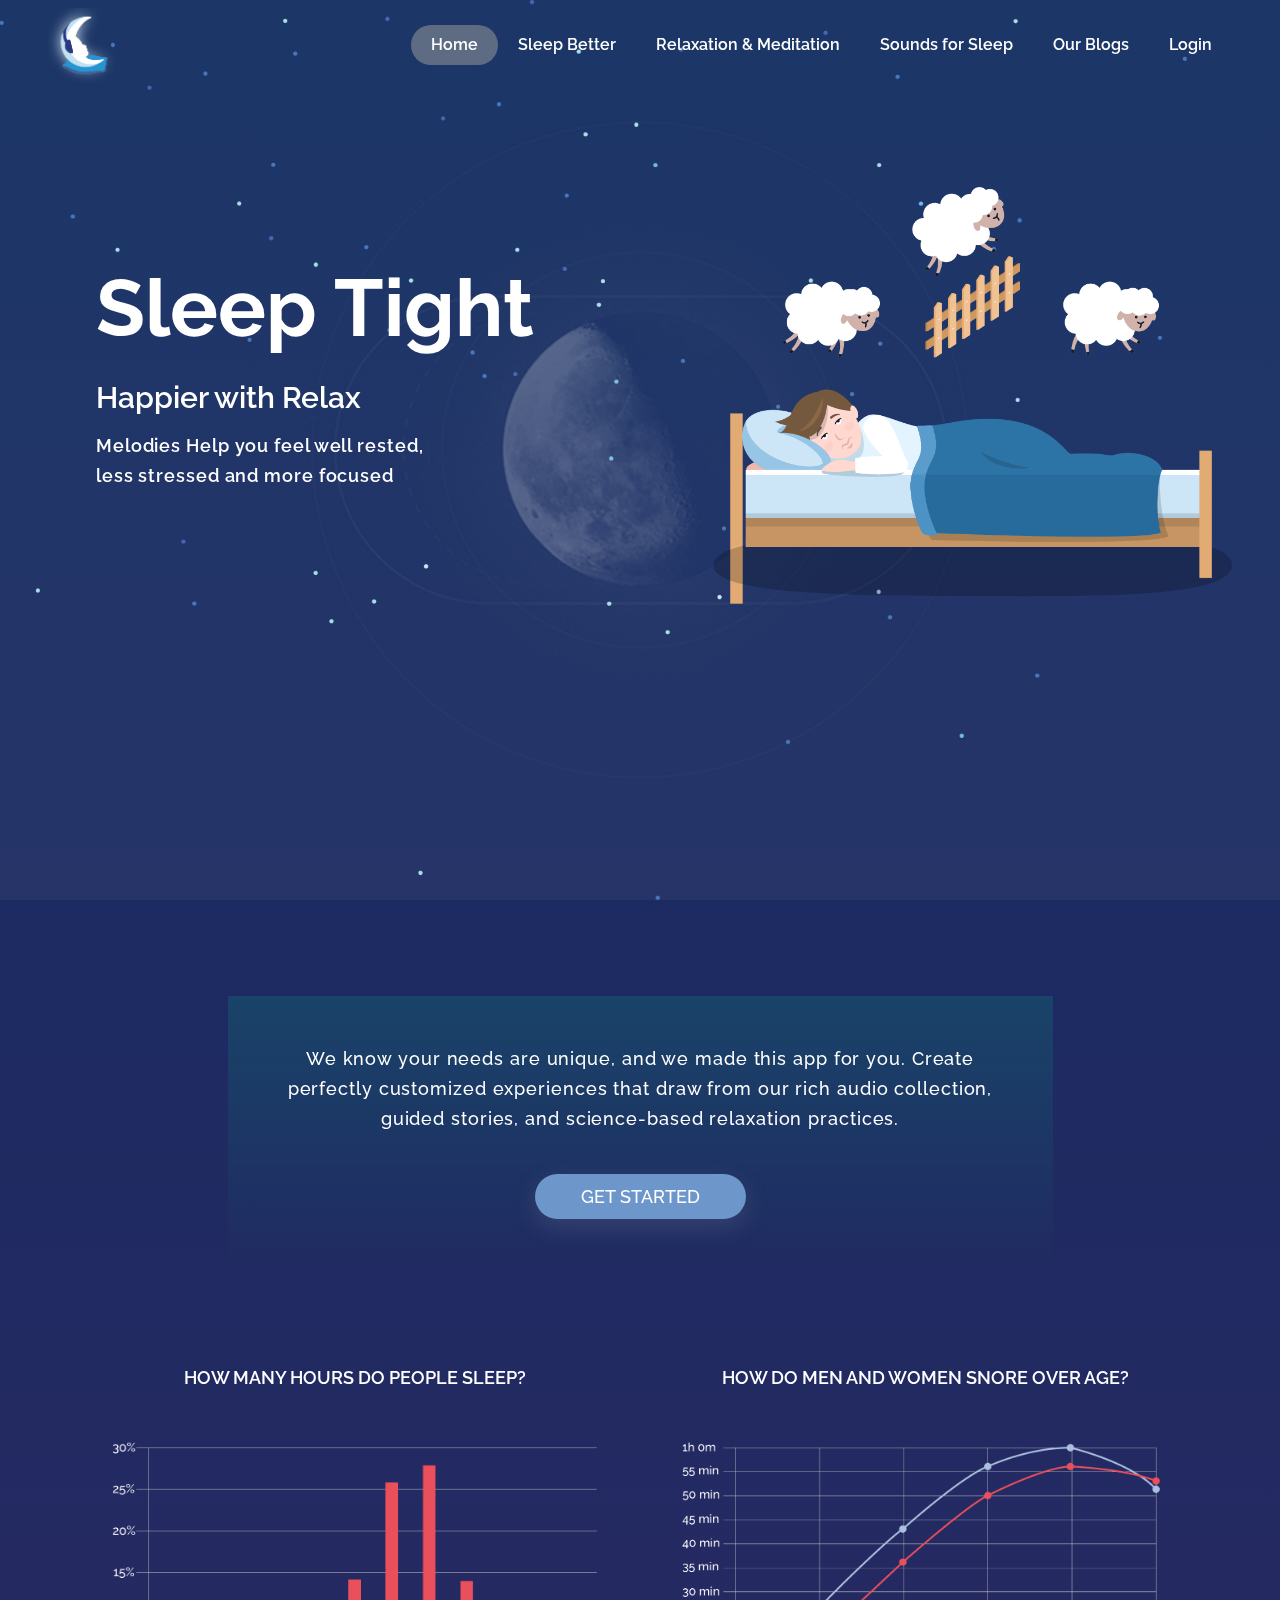
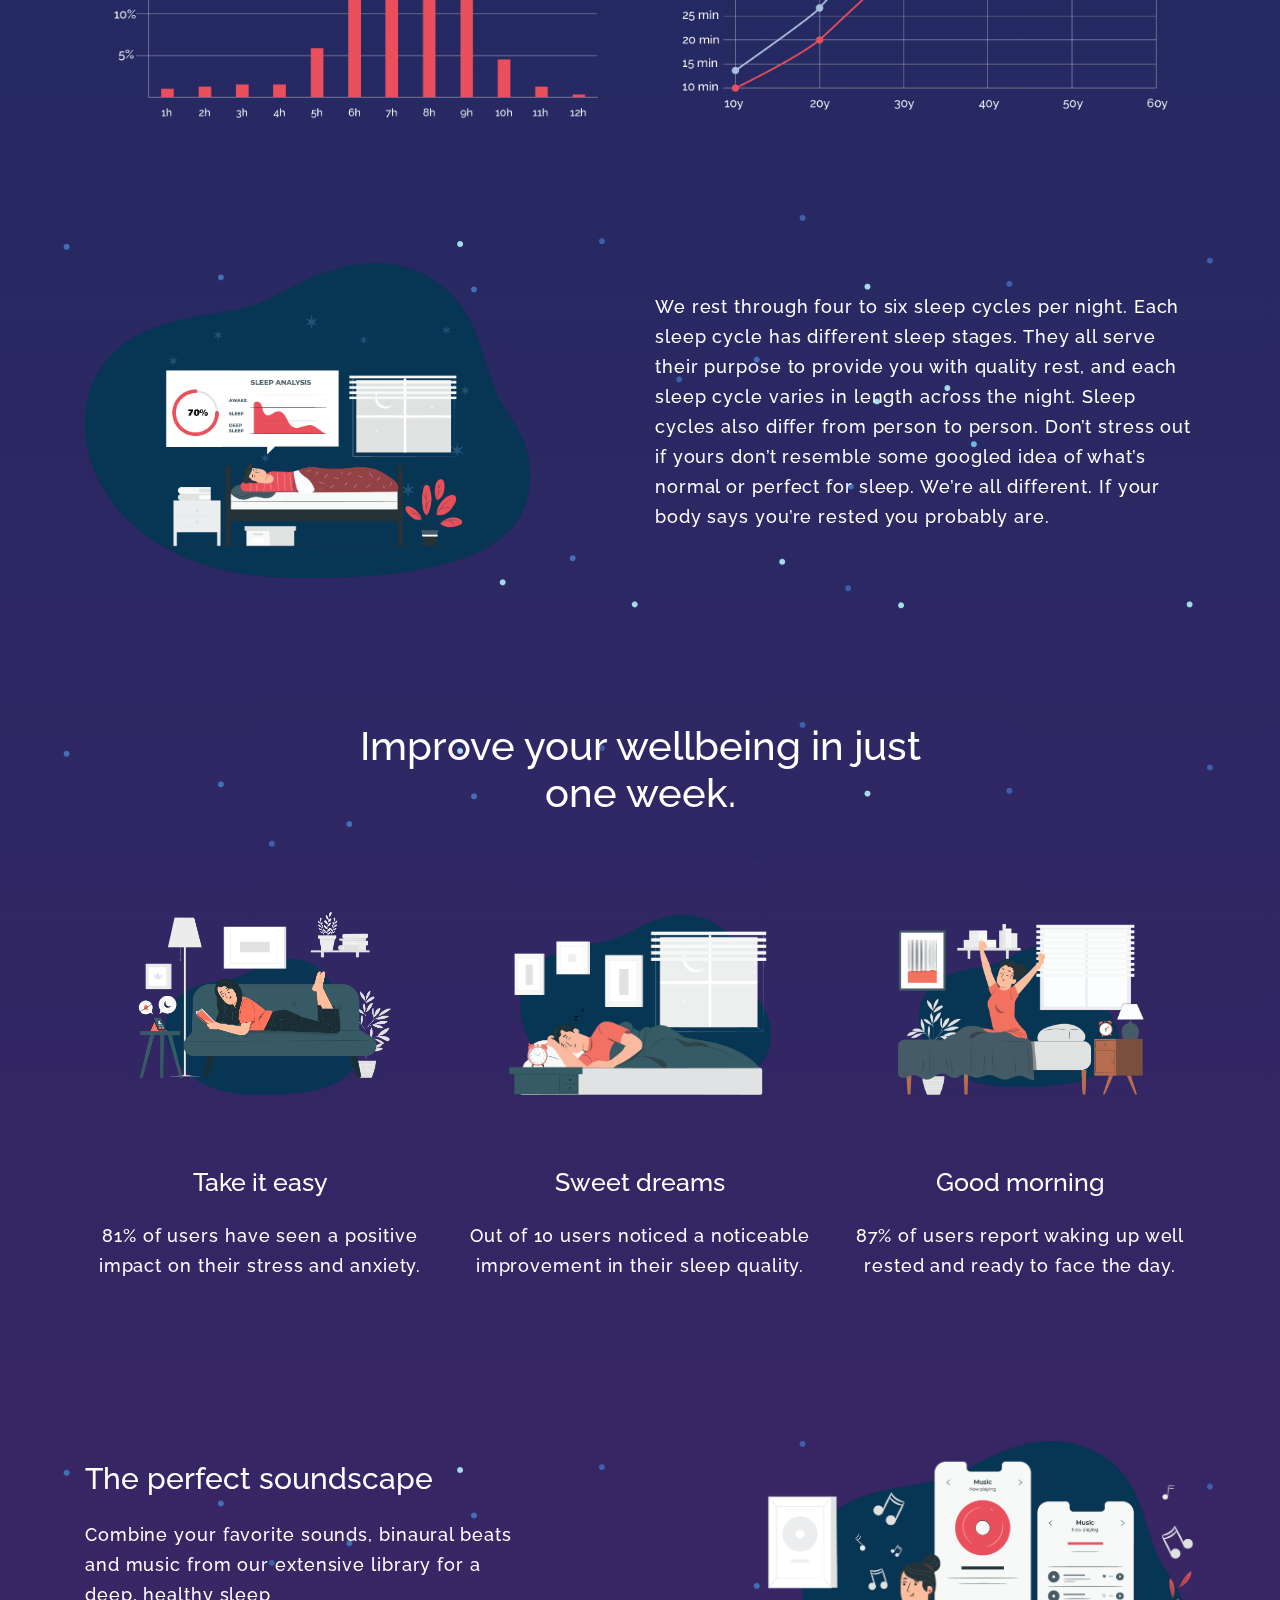
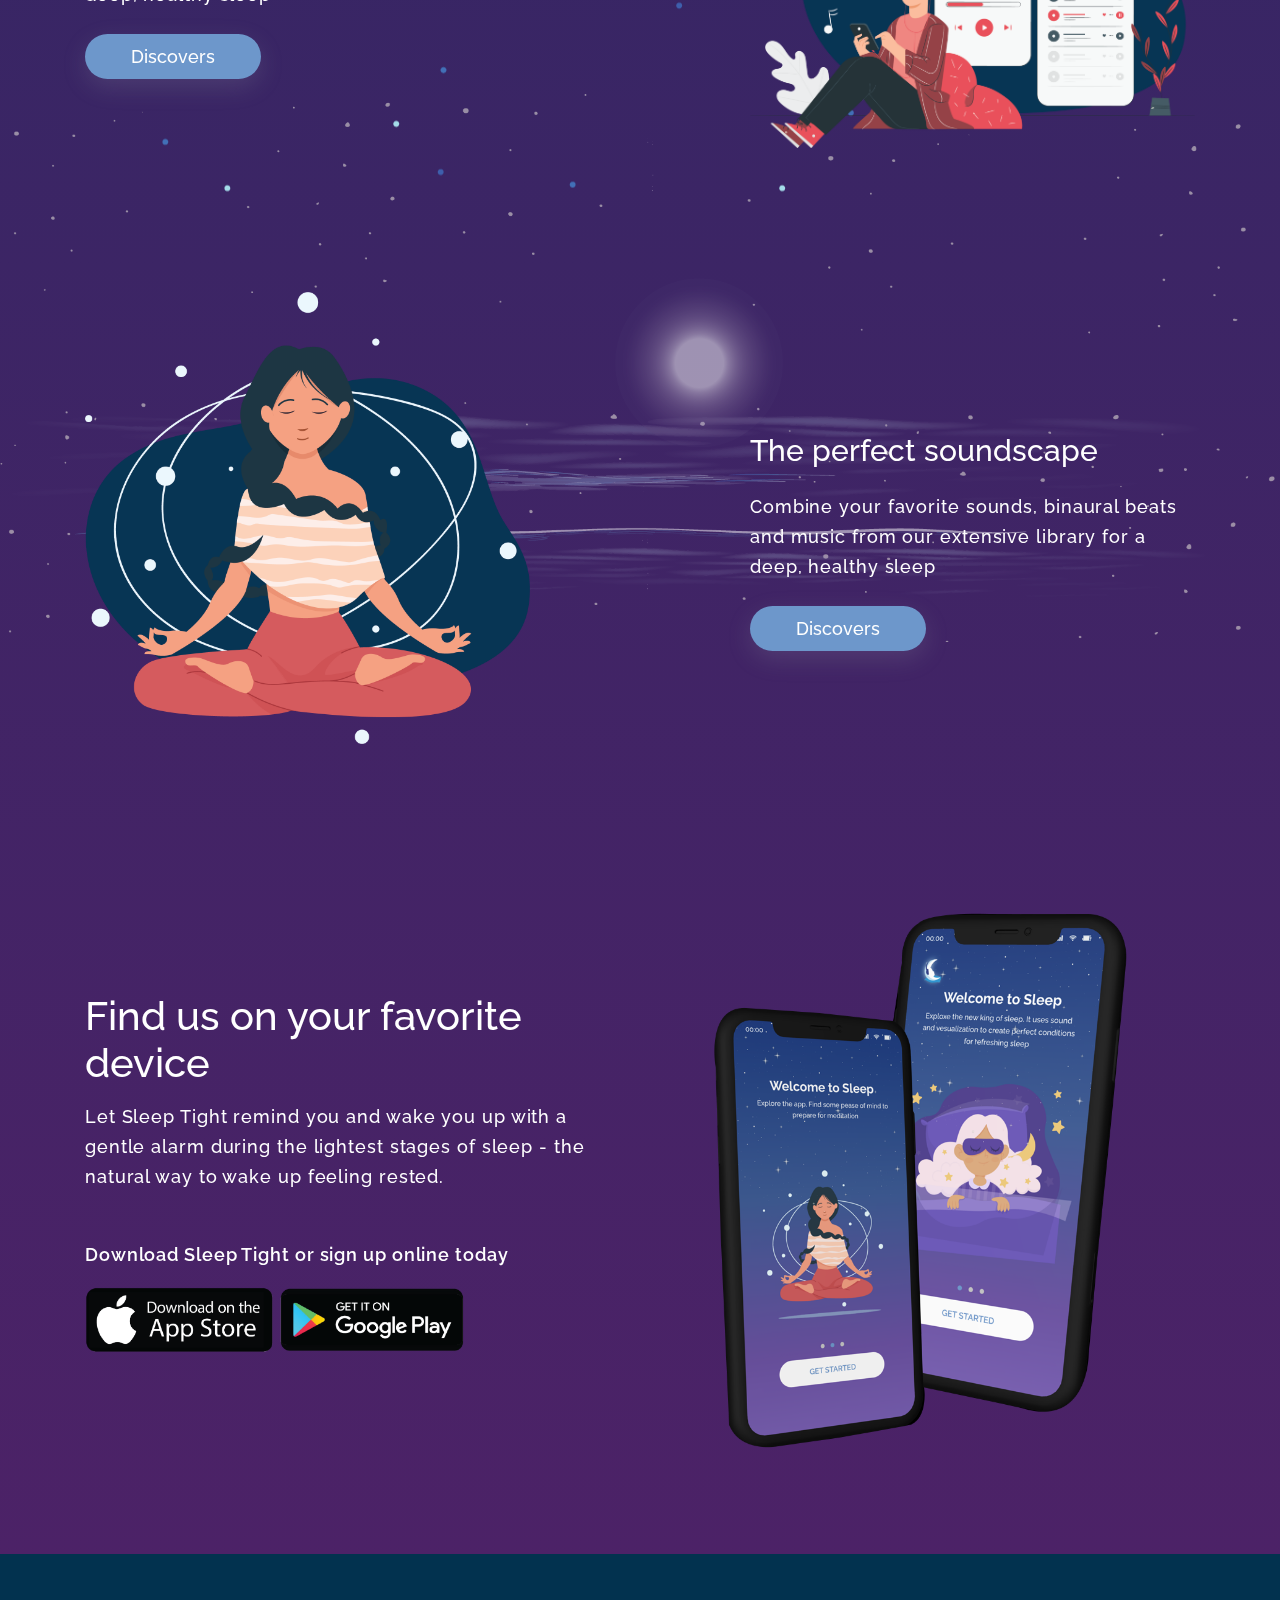
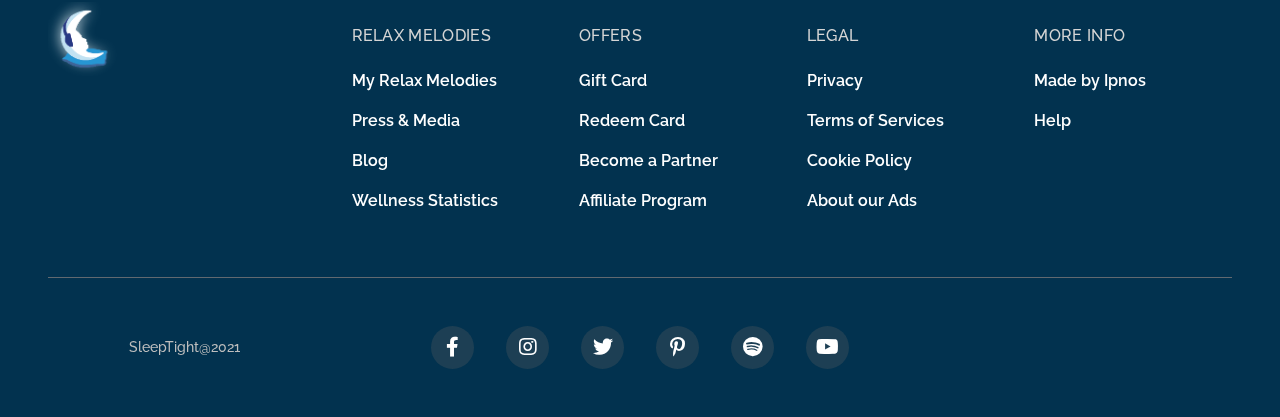
<file: index.html>
<!DOCTYPE html>
<html lang="en">

<head>
    <meta charset="UTF-8">
    <meta http-equiv="X-UA-Compatible" content="IE=edge">
    <meta name="viewport" content="width=device-width, initial-scale=1.0">
    <title>Sleep Tight</title>
    <!-- BOOSTRAP CSS -->
    <link rel="stylesheet" href="https://cdnjs.cloudflare.com/ajax/libs/font-awesome/5.15.0/css/all.min.css">
    <link rel="stylesheet" href="./css/bootstrap.min.css">
    <link rel="stylesheet" href="./css/style.css">
    <link rel="stylesheet" href="./css/responsive.css">
</head>

<body>

    <section class="bg-gradient-page">
        <!-- START HEADER -->
        <header class="pb-5 home">
            <div class="header-nav  py-2">
                <div class="container-fluid px-3 px-md-5">
                    <div class="row align-items-start align-items-xl-center justify-content-between">
                        <div class="col-2">
                            <a href="index.html">
                                <img src="./images/logo-header.png" width="80px" class="header-logo" alt="">
                            </a>
                        </div>
                        <div class="col-lg-12 col-xl-10  mt-lg-0 ">
                            <nav class="navbar position-relative navbar-expand-xl justify-content-end px-0">
                                <button class="navbar-toggler bg-white py-1 " type="button" data-toggle="collapse" data-target="#navbarNav" aria-controls="navbarNav" aria-expanded="false" aria-label="Toggle navigation">
                              <i class="fas fa-bars"></i>
                            </button>
                                <div class="collapse navbar-collapse justify-content-end" id="navbarNav">
                                    <ul class="navbar-nav">
                                        <li class="nav-item px-1 active">
                                            <a class="nav-link font-600 mx-2 font-16px" href="index.html">Home <span class="sr-only">(current)</span></a>
                                        </li>
                                        <li class="nav-item px-1">
                                            <a class="nav-link font-600 mx-2 font-16px" href="sleep-better.html">Sleep Better</a>
                                        </li>
                                        <li class="nav-item px-1">
                                            <a class="nav-link font-600 mx-2 font-16px" href="relaxation-meditation.html">Relaxation & Meditation</a>
                                        </li>
                                        <li class="nav-item px-1">
                                            <a class="nav-link font-600 mx-2 font-16px" href="sleep-sounds.html">Sounds for Sleep</a>
                                        </li>
                                        <li class="nav-item px-1">
                                            <a class="nav-link font-600 mx-2 font-16px" href="blog.html">Our Blogs</a>
                                        </li>
                                        <li class="nav-item px-1">
                                            <a class="nav-link font-600 mx-2 font-16px" href="login.html">Login</a>
                                        </li>
                                    </ul>
                                </div>
                            </nav>
                        </div>
                    </div>
                </div>
            </div>
            <div class="header-content container-fluid px-3 px-md-5">
                <div class="row align-items-center text-white justify-content-between mt-5">
                    <div class="col-sm-12 col-md-12 col-lg-5 ml-0 ml-lg-5">
                        <h1 class="font-700 font-80px">Sleep Tight</h1>
                        <h3 class="font-600 font-30px mt-4 mb-3">Happier with Relax</h3>
                        <p class="mb-0">
                            Melodies Help you feel well rested, <br> less stressed and more focused
                        </p>
                    </div>
                    <div class="col-sm-12 col-md-12 col-lg-6 mt-5 pb-2 text-center text-lg-right">
                        <img src="./images/sleep.png" width="90%" class="img-fluid">
                    </div>
                </div>
            </div>
        </header>
        <!-- END HEADER -->
        <!-- ============================ -->
        <!-- START GET STARTED -->
        <section class="started pt-5 my-5">
            <div class="container">
                <div class="row justify-content-center">
                    <div class="col-lg-9">
                        <div class="stated-box text-center px-3 py-5 px-lg-5  bg-gradient-started">
                            <p class="text-white font-500">
                                We know your needs are unique, and we made this app for you. Create perfectly customized experiences that draw from our rich audio collection, guided stories, and science-based relaxation practices.
                            </p>
                            <a href="#" class="btn btn-page mt-4 font-600 ">GET STARTED</a>
                        </div>
                    </div>
                </div>
            </div>
        </section>
        <!-- END GET STARTED -->
        <!-- ============================ -->
        <!-- START CHART -->
        <section class="chart py-5 mb-5">
            <div class="container">
                <div class="row justify-content-between">
                    <div class="col-md-12 text-center col-lg-6">
                        <h2 class="mb-5 text-white font-600 font-18px ">
                            HOW MANY HOURS DO PEOPLE SLEEP?
                        </h2>
                        <img width="90%" src="./images/bieudocot.png" alt="" class="img-fluid">
                    </div>
                    <div class="col-md-12 text-center col-lg-6 mt-5 mt-lg-0">
                        <h2 class="mb-5 text-white font-600 font-18px">
                            HOW DO MEN AND WOMEN SNORE OVER AGE?
                        </h2>
                        <img width="90%" src="./images/bieudoduong.png" alt="" class="img-fluid">
                    </div>
                </div>
            </div>
        </section>
        <!-- END CHART -->
        <!-- ============================ -->
        <!-- START SLEEP ANALYSIS -->
        <section class="sleep-analysis bg-start py-5 my-5 ">
            <div class="container">
                <div class="row justify-content-between align-items-center">
                    <div class="col-md-12 col-lg-5">
                        <img src="./images/sleep analysis.png" class="img-fluid">
                    </div>
                    <div class="col-md-12 col-lg-6 mt-5 mt-lg-0">
                        <p class="text-white font-500">
                            We rest through four to six sleep cycles per night. Each sleep cycle has different sleep stages. They all serve their purpose to provide you with quality rest, and each sleep cycle varies in length across the night. Sleep cycles also differ from person
                            to person. Don’t stress out if yours don’t resemble some googled idea of what’s normal or perfect for sleep. We’re all different. If your body says you’re rested you probably are.
                        </p>
                    </div>
                </div>
            </div>
        </section>
        <!-- END SLEEP ANALYSIS -->
        <!-- ============================ -->
        <!-- START IMPROVE WELLBEING -->
        <section class="improve-well py-5 my-5">
            <h1 class="text-center text-white font-40px bg-start pb-5">Improve your wellbeing in just <br class="d-none d-md-block"> one week.</h1>
            <div class="container">
                <div class="row mt-5 align-items-end">
                    <div class="col-sm-12 col-md-12 col-lg-4 mb-5 text-center">
                        <img src="./images/improve1.png" width="75%" height="auto" class="mb-5">
                        <div class="content text-white font-500 pt-4">
                            <h3 class="font-25px mb-4">Take it easy</h3>
                            <p>81% of users have seen a positive impact on their stress and anxiety.</p>
                        </div>
                    </div>
                    <div class="col-sm-12 col-md-12 col-lg-4 mb-5 text-center">
                        <img src="./images/improve2.png" width="75%" height="auto" class="mb-5">
                        <div class="content text-white font-500 pt-4">
                            <h3 class="font-25px mb-4">Sweet dreams</h3>
                            <p>
                                Out of 10 users noticed a noticeable improvement in their sleep quality.
                            </p>
                        </div>
                    </div>
                    <div class="col-sm-12 col-md-12 col-lg-4 mb-5 text-center">
                        <img src="./images/improve3.png" width="75%" height="auto" class="mb-5">
                        <div class="content text-white font-500 pt-4">
                            <h3 class="font-25px mb-4">Good morning</h3>
                            <p>
                                87% of users report waking up well rested and ready to face the day.
                            </p>
                        </div>
                    </div>
                </div>
            </div>
        </section>
        <!-- END IMPROVE WELLBEING -->
        <!-- ============================ -->
        <!-- START SOUNDSCAPE -->
        <section class="soundscape pb-5 bg-start">
            <div class="container">
                <div class="row align-items-center justify-content-between">
                    <div class="col-md-12 col-lg-5 text-white mb-5">
                        <h4 class="font-30px">The perfect soundscape</h4>
                        <p class="my-4 font-500">
                            Combine your favorite sounds, binaural beats and music from our extensive library for a deep, healthy sleep
                        </p>
                        <a href="#device" class="btn btn-page">Discovers</a>
                    </div>
                    <div class="col-md-12 col-lg-5">
                        <img src="./images/music.png" alt="" class="img-fluid">
                    </div>
                </div>
            </div>
        </section>
        <!-- END SOUNDSCAPE -->
        <!-- ============================ -->
        <!-- START SEA -->
        <section class="sea position-relative mt-5 pt-5">
            <div class="container">
                <div class="row align-items-center justify-content-between">
                    <div class="col-md-12 col-lg-5 mb-5">
                        <img src="./images/thien.png" alt="" class="img-fluid">
                    </div>
                    <div class="col-md-12 col-lg-5 text-white">
                        <h4 class="font-30px">The perfect soundscape</h4>
                        <p class="my-4 font-500">
                            Combine your favorite sounds, binaural beats and music from our extensive library for a deep, healthy sleep
                        </p>
                        <a href="#device" class="btn btn-page">Discovers</a>
                    </div>
                </div>
            </div>
        </section>
        <!-- END SEA -->
        <!-- ============================ -->
        <!-- START DEVICE -->
        <section class="device py-5" id="device">
            <div class="container">
                <div class="row align-items-center">
                    <div class="col-md-12 col-lg-6 text-white font-600">
                        <h1 class="font-40px">Find us on your favorite device</h1>
                        <p class="font-500 mb-5 mt-3">Let Sleep Tight remind you and wake you up with a gentle alarm during the lightest stages of sleep - the natural way to wake up feeling rested.
                        </p>
                        <p>Download Sleep Tight or sign up online today</p>
                        <img src="./images/appstore.png" width="35%" class="img-fluid">
                        <img src="./images/ch.png" width="35%" class="img-fluid">
                    </div>
                    <div class="col-md-12 col-lg-6 py-5">
                        <img src="./images/app-home.png" class="img-fluid">
                    </div>
                </div>
            </div>
        </section>
        <!-- END DEVICE -->
        <!-- ============================ -->
    </section>


    <!-- START FOOTER -->
    <footer class="pt-5 bg-footer">
        <div class="container-fluid px-3 px-md-5">
            <!-- footer list -->
            <div class="row">
                <div class="col-sm-3">
                    <img src="./images/logo-header.png" width="80px" alt="" class="header-logo">
                </div>
                <div class="col-sm-9 mt-4">
                    <div class="row">
                        <div class="col-12 col-sm-6 col-md-6 col-lg-3 mb-5 mb-lg-0">
                            <ul class="list-unstyled text-white">
                                <h3 class="font-16px mb-4">RELAX MELODIES</h3>
                                <li class="my-3">
                                    <a href="#"> My Relax Melodies </a>
                                </li>
                                <li class="my-3">
                                    <a href="#"> Press & Media </a>
                                </li>
                                <li class="my-3">
                                    <a href="#"> Blog </a>
                                </li>
                                <li class="my-3">
                                    <a href="#"> Wellness Statistics </a>
                                </li>
                            </ul>
                        </div>
                        <div class="col-12 col-sm-6 col-md-6 col-lg-3 mb-5 mb-lg-0">
                            <ul class="list-unstyled text-white">
                                <h3 class="font-16px mb-4">OFFERS </h3>
                                <li class="my-3">
                                    <a href="#"> Gift Card</a>
                                </li>
                                <li class="my-3">
                                    <a href="#"> Redeem Card</a>
                                </li>
                                <li class="my-3">
                                    <a href="#">Become a Partner </a>
                                </li>
                                <li class="my-3">
                                    <a href="#">Affiliate Program </a>
                                </li>
                            </ul>
                        </div>
                        <div class="col-12 col-sm-6 col-md-6 col-lg-3  mb-5 mb-lg-0">
                            <ul class="list-unstyled text-white">
                                <h3 class="font-16px mb-4">LEGAL </h3>
                                <li class="my-3">
                                    <a href="#"> Privacy</a>
                                </li>
                                <li class="my-3">
                                    <a href="#"> Terms of Services </a>
                                </li>
                                <li class="my-3">
                                    <a href="#"> Cookie Policy </a>
                                </li>
                                <li class="my-3">
                                    <a href="#"> About our Ads </a>
                                </li>
                            </ul>
                        </div>
                        <div class="col-12 col-sm-6 col-md-6 col-lg-3">
                            <ul class="list-unstyled text-white">
                                <h3 class="font-16px mb-4">MORE INFO</h3>
                                <li class="my-3">
                                    <a href="#"> Made by Ipnos </a>
                                </li>
                                <li class="my-3">
                                    <a href="#"> Help </a>
                                </li>
                            </ul>
                        </div>
                    </div>
                </div>
            </div>
            <!-- copy right -->
            <hr class="bg-secondary my-5">
            <div class="copy-right pb-5">
                <div class="row align-items-center">
                    <div class="col-md-12 col-lg-3 text-center ">
                        <h6 class="font-14px mb-0">SleepTight@2021</h6>
                    </div>
                    <div class="col-md-12 col-lg-6 mt-4 mt-lg-0">
                        <div class="icon-social d-flex justify-content-between justify-content-lg-center">
                            <a href="#" class="mr-2 mx-md-3"><i class="fab fa-facebook-f "></i></a>
                            <a href="#" class="mx-2 mx-md-3"><i class="fab fa-instagram "></i></a>
                            <a href="#" class="mx-2 mx-md-3"><i class="fab fa-twitter "></i></a>
                            <a href="#" class="mx-2 mx-md-3"><i class="fab fa-pinterest-p "></i></a>
                            <a href="#" class="mx-2 mx-md-3"><i class="fab fa-spotify "></i></a>
                            <a href="#" class="ml-2 mx-md-3"><i class="fab fa-youtube "></i></a>
                        </div>
                    </div>
                </div>
            </div>
        </div>
    </footer>
    <!-- END FOOTER -->


    <!-- JQUERY -->
    <script src="./js/jquery.slim.min.js "></script>
    <script src="./js/bootstrap.bundle.min.js "></script>
    <script src="./js/custom.js "></script>
</body>

</html>
</file>
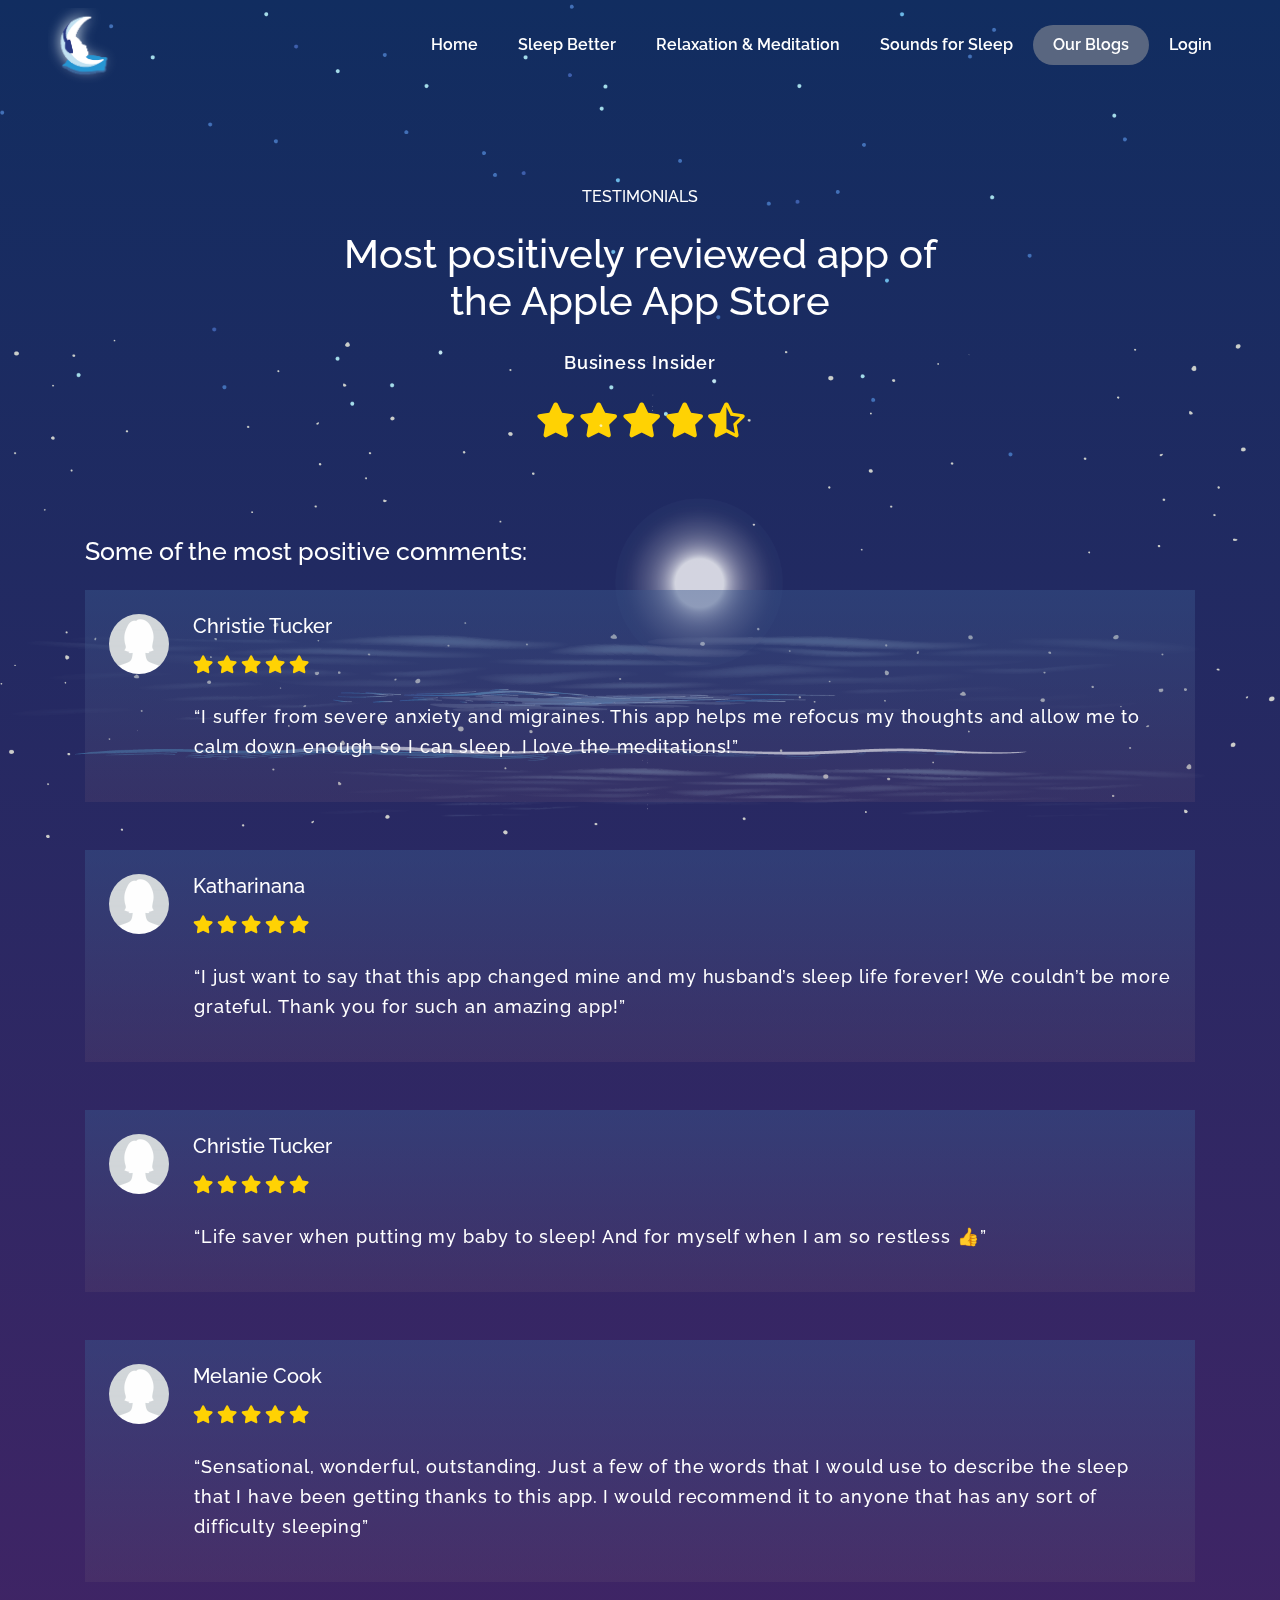
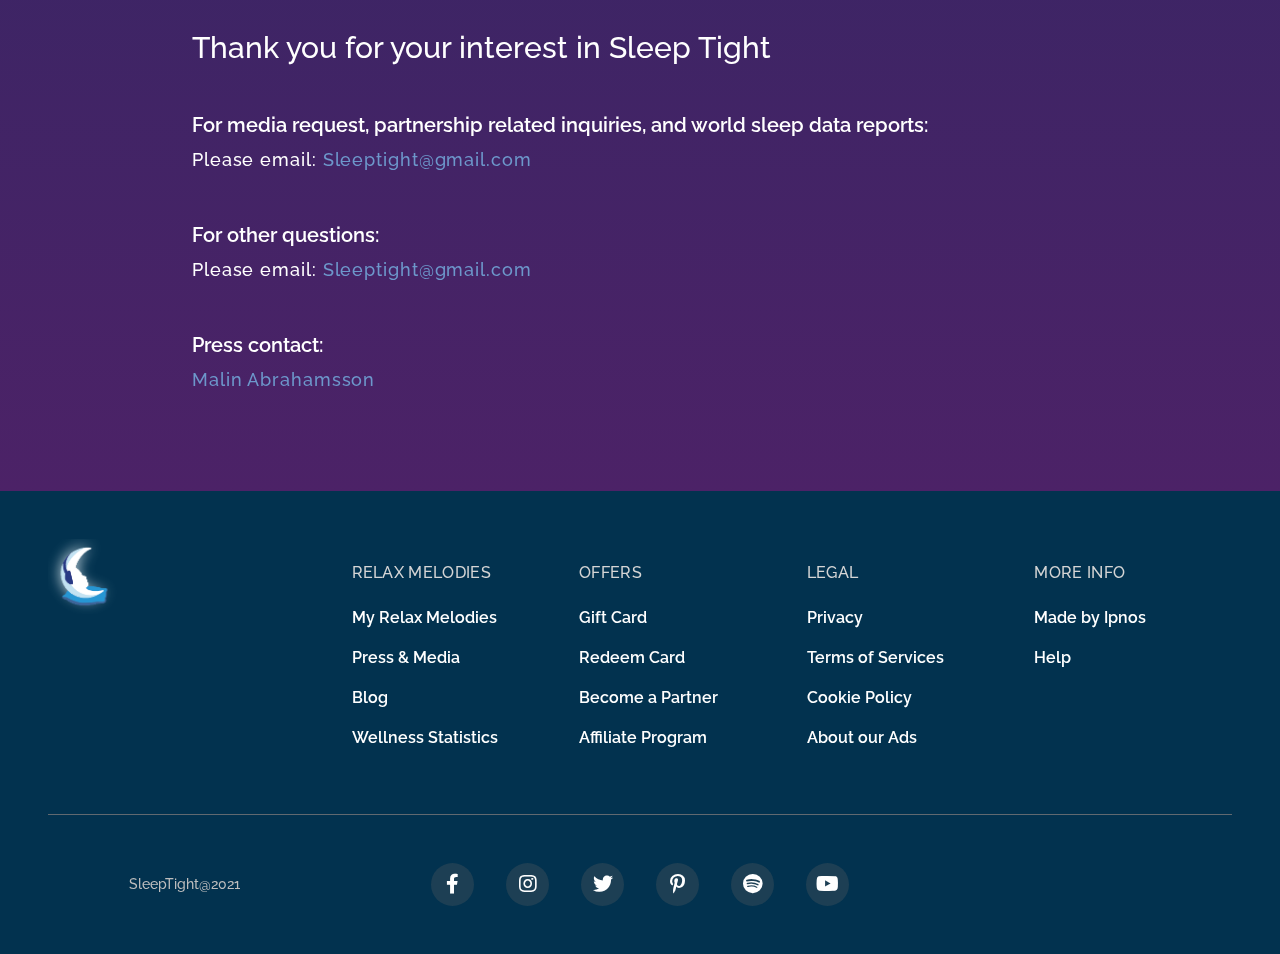
<file: blog.html>
<!DOCTYPE html>
<html lang="en">

<head>
    <meta charset="UTF-8">
    <meta http-equiv="X-UA-Compatible" content="IE=edge">
    <meta name="viewport" content="width=device-width, initial-scale=1.0">
    <title>Sleep Tight</title>
    <!-- BOOSTRAP CSS -->
    <link rel="stylesheet" href="https://cdnjs.cloudflare.com/ajax/libs/font-awesome/5.15.0/css/all.min.css">
    <link rel="stylesheet" href="./css/bootstrap.min.css">
    <link rel="stylesheet" href="./css/style.css">
    <link rel="stylesheet" href="./css/responsive.css">
</head>

<body>
    <section class="bg-gradient-page">
        <!-- START HEADER -->
        <header class="blog bg-start h-auto pb-5">
            <div class="header-nav py-2">
                <div class="container-fluid px-3 px-md-5">
                    <div class="row align-items-start align-items-xl-center justify-content-between">
                        <div class="col-2">
                            <a href="index.html">
                                <img src="./images/logo-header.png" width="80px" class="header-logo" alt="">
                            </a>
                        </div>
                        <div class="col-lg-12 col-xl-10  mt-lg-0 ">
                            <nav class="navbar position-relative navbar-expand-xl justify-content-end px-0">
                                <button class="navbar-toggler bg-white py-1 " type="button" data-toggle="collapse" data-target="#navbarNav" aria-controls="navbarNav" aria-expanded="false" aria-label="Toggle navigation">
                              <i class="fas fa-bars"></i>
                            </button>
                                <div class="collapse navbar-collapse justify-content-end" id="navbarNav">
                                    <ul class="navbar-nav">
                                        <li class="nav-item px-1">
                                            <a class="nav-link font-600 mx-2 font-16px" href="index.html">Home <span class="sr-only">(current)</span></a>
                                        </li>
                                        <li class="nav-item px-1 ">
                                            <a class="nav-link font-600 mx-2 font-16px" href="sleep-better.html">Sleep Better</a>
                                        </li>
                                        <li class="nav-item px-1 ">
                                            <a class="nav-link font-600 mx-2 font-16px" href="relaxation-meditation.html">Relaxation & Meditation</a>
                                        </li>
                                        <li class="nav-item px-1 ">
                                            <a class="nav-link font-600 mx-2 font-16px" href="sleep-sounds.html">Sounds for Sleep</a>
                                        </li>
                                        <li class="nav-item px-1 active">
                                            <a class="nav-link font-600 mx-2 font-16px" href="blog.html">Our Blogs</a>
                                        </li>
                                        <li class="nav-item px-1">
                                            <a class="nav-link font-600 mx-2 font-16px" href="login.html">Login</a>
                                        </li>
                                    </ul>
                                </div>
                            </nav>
                        </div>
                    </div>
                </div>
            </div>
            <div class="header-content container pt-5">
                <div class="row justify-content-center mt-5">
                    <div class="col-sm-12 col-md-10 col-lg-7 text-white">
                        <div class="font-600 text-center">
                            <h3 class="font-16px">TESTIMONIALS</h3>
                            <h1 class="font-40px my-4">
                                Most positively reviewed app of the Apple App Store
                            </h1>
                            <p> Business Insider </p>
                            <div class="icon-start mt-4">
                                <i class="fas fa-star"></i>
                                <i class="fas fa-star"></i>
                                <i class="fas fa-star"></i>
                                <i class="fas fa-star"></i>
                                <i class="fas fa-star-half-alt"></i>
                            </div>
                        </div>
                    </div>
                </div>
            </div>
        </header>
        <!-- END HEADER -->
        <!-- ============================ -->
        <!-- START GET STARTED -->
        <!-- BLOG CONTENT -->
        <section class="blog-content position-relative text-white py-5">
            <div class="bg-blog-moon"></div>
            <div class="blog-comment">
                <div class="container">
                    <h4 class="font-500 font-25px mb-4">Some of the most positive comments:</h4>
                    <!-- 1 -->
                    <div class="item-cmt p-4 mb-5">
                        <div class="d-flex align-items-start">
                            <img src="./images/avatar.jpg" class="rounded-circle mr-4" width="60px" alt="">
                            <div class="info font-500">
                                <h6 class="font-20px">Christie Tucker</h6>
                                <div class="icon-start mt-3 mb-4">
                                    <i class="fas fa-star"></i>
                                    <i class="fas fa-star"></i>
                                    <i class="fas fa-star"></i>
                                    <i class="fas fa-star"></i>
                                    <i class="fas fa-star"></i>
                                </div>
                            </div>
                        </div>
                        <p class="font-500">
                            “I suffer from severe anxiety and migraines. This app helps me refocus my thoughts and allow me to calm down enough so I can sleep. I love the meditations!”
                        </p>
                    </div>
                    <!-- 2 -->
                    <div class="item-cmt p-4 mb-5">
                        <div class="d-flex align-items-start">
                            <img src="./images/avatar.jpg" class="rounded-circle mr-4" width="60px" alt="">
                            <div class="info font-500">
                                <h6 class="font-20px"> Katharinana </h6>
                                <div class="icon-start mt-3 mb-4">
                                    <i class="fas fa-star"></i>
                                    <i class="fas fa-star"></i>
                                    <i class="fas fa-star"></i>
                                    <i class="fas fa-star"></i>
                                    <i class="fas fa-star"></i>
                                </div>
                            </div>
                        </div>
                        <p class="font-500">
                            “I just want to say that this app changed mine and my husband’s sleep life forever! We couldn’t be more grateful. Thank you for such an amazing app!”
                        </p>
                    </div>
                    <!-- 3 -->
                    <div class="item-cmt p-4 mb-5">
                        <div class="d-flex align-items-start">
                            <img src="./images/avatar.jpg" class="rounded-circle mr-4" width="60px" alt="">
                            <div class="info font-500">
                                <h6 class="font-20px"> Christie Tucker </h6>
                                <div class="icon-start mt-3 mb-4">
                                    <i class="fas fa-star"></i>
                                    <i class="fas fa-star"></i>
                                    <i class="fas fa-star"></i>
                                    <i class="fas fa-star"></i>
                                    <i class="fas fa-star"></i>
                                </div>
                            </div>
                        </div>
                        <p class="font-500">
                            “Life saver when putting my baby to sleep! And for myself when I am so restless 👍”
                        </p>
                    </div>
                    <!-- 4 -->
                    <div class="item-cmt p-4 mb-5">
                        <div class="d-flex align-items-start">
                            <img src="./images/avatar.jpg" class="rounded-circle mr-4" width="60px" alt="">
                            <div class="info font-500">
                                <h6 class="font-20px"> Melanie Cook </h6>
                                <div class="icon-start mt-3 mb-4">
                                    <i class="fas fa-star"></i>
                                    <i class="fas fa-star"></i>
                                    <i class="fas fa-star"></i>
                                    <i class="fas fa-star"></i>
                                    <i class="fas fa-star"></i>
                                </div>
                            </div>
                        </div>
                        <p class="font-500">
                            “Sensational, wonderful, outstanding. Just a few of the words that I would use to describe the sleep that I have been getting thanks to this app. I would recommend it to anyone that has any sort of difficulty sleeping”
                        </p>
                    </div>
                </div>
            </div>
            <!-- Blog Contact  -->
            <div class="blog-contact">
                <div class="container">
                    <div class="row justify-content-center">
                        <div class="col-md-12 col-lg-10 ml-0 ml-lg-4 font-600">
                            <h2 class="font-30px">Thank you for your interest in Sleep Tight</h2>
                            <div class="item font-500 my-5">
                                <h4 class="font-20px font-600">For media request, partnership related inquiries, and world sleep data reports:</h4>
                                <p>Please email: <a href="#">Sleeptight@gmail.com</a></p>
                            </div>
                            <div class="item font-500 my-5">
                                <h4 class="font-20px font-600">For other questions:</h4>
                                <p>Please email: <a href="#">Sleeptight@gmail.com</a></p>
                            </div>
                            <div class="item font-500 my-5">
                                <h4 class="font-20px font-600">Press contact:</h4>
                                <p><a href="#">Malin Abrahamsson</a></p>
                            </div>
                        </div>
                    </div>
                </div>
            </div>
            <!--  -->
        </section>
        <!-- END BLOG CONTENT -->
    </section>
    <!-- START FOOTER -->
    <footer class="pt-5 bg-footer">
        <div class="container-fluid px-3 px-md-5">
            <!-- footer list -->
            <div class="row">
                <div class="col-sm-3">
                    <img src="./images/logo-header.png" width="80px" alt="" class="header-logo">
                </div>
                <div class="col-sm-9 mt-4">
                    <div class="row">
                        <div class="col-12 col-sm-6 col-md-6 col-lg-3 mb-5 mb-lg-0">
                            <ul class="list-unstyled text-white">
                                <h3 class="font-16px mb-4">RELAX MELODIES</h3>
                                <li class="my-3">
                                    <a href="#"> My Relax Melodies </a>
                                </li>
                                <li class="my-3">
                                    <a href="#"> Press & Media </a>
                                </li>
                                <li class="my-3">
                                    <a href="#"> Blog </a>
                                </li>
                                <li class="my-3">
                                    <a href="#"> Wellness Statistics </a>
                                </li>
                            </ul>
                        </div>
                        <div class="col-12 col-sm-6 col-md-6 col-lg-3 mb-5 mb-lg-0">
                            <ul class="list-unstyled text-white">
                                <h3 class="font-16px mb-4">OFFERS </h3>
                                <li class="my-3">
                                    <a href="#"> Gift Card</a>
                                </li>
                                <li class="my-3">
                                    <a href="#"> Redeem Card</a>
                                </li>
                                <li class="my-3">
                                    <a href="#">Become a Partner </a>
                                </li>
                                <li class="my-3">
                                    <a href="#">Affiliate Program </a>
                                </li>
                            </ul>
                        </div>
                        <div class="col-12 col-sm-6 col-md-6 col-lg-3 mb-5 mb-lg-0 ">
                            <ul class="list-unstyled text-white">
                                <h3 class="font-16px mb-4">LEGAL </h3>
                                <li class="my-3">
                                    <a href="#"> Privacy</a>
                                </li>
                                <li class="my-3">
                                    <a href="#"> Terms of Services </a>
                                </li>
                                <li class="my-3">
                                    <a href="#"> Cookie Policy </a>
                                </li>
                                <li class="my-3">
                                    <a href="#"> About our Ads </a>
                                </li>
                            </ul>
                        </div>
                        <div class="col-12 col-sm-6 col-md-6 col-lg-3">
                            <ul class="list-unstyled text-white">
                                <h3 class="font-16px mb-4">MORE INFO</h3>
                                <li class="my-3">
                                    <a href="#"> Made by Ipnos </a>
                                </li>
                                <li class="my-3">
                                    <a href="#"> Help </a>
                                </li>
                            </ul>
                        </div>
                    </div>
                </div>
            </div>
            <!-- copy right -->
            <hr class="bg-secondary my-5">
            <div class="copy-right pb-5">
                <div class="row align-items-center">
                    <div class="col-md-12 col-lg-3 text-center ">
                        <h6 class="font-14px mb-0">SleepTight@2021</h6>
                    </div>
                    <div class="col-md-12 col-lg-6 mt-4 mt-lg-0">
                        <div class="icon-social d-flex justify-content-between justify-content-lg-center">
                            <a href="#" class="mr-2 mx-md-3"><i class="fab fa-facebook-f "></i></a>
                            <a href="#" class="mx-2 mx-md-3"><i class="fab fa-instagram "></i></a>
                            <a href="#" class="mx-2 mx-md-3"><i class="fab fa-twitter "></i></a>
                            <a href="#" class="mx-2 mx-md-3"><i class="fab fa-pinterest-p "></i></a>
                            <a href="#" class="mx-2 mx-md-3"><i class="fab fa-spotify "></i></a>
                            <a href="#" class="ml-2 mx-md-3"><i class="fab fa-youtube "></i></a>
                        </div>
                    </div>
                </div>
            </div>
        </div>
    </footer>
    <!-- END FOOTER -->


    <!-- JQUERY -->
    <script src="./js/jquery.slim.min.js "></script>
    <script src="./js/bootstrap.bundle.min.js "></script>
    <script src="./js/custom.js "></script>
</body>

</html>
</file>
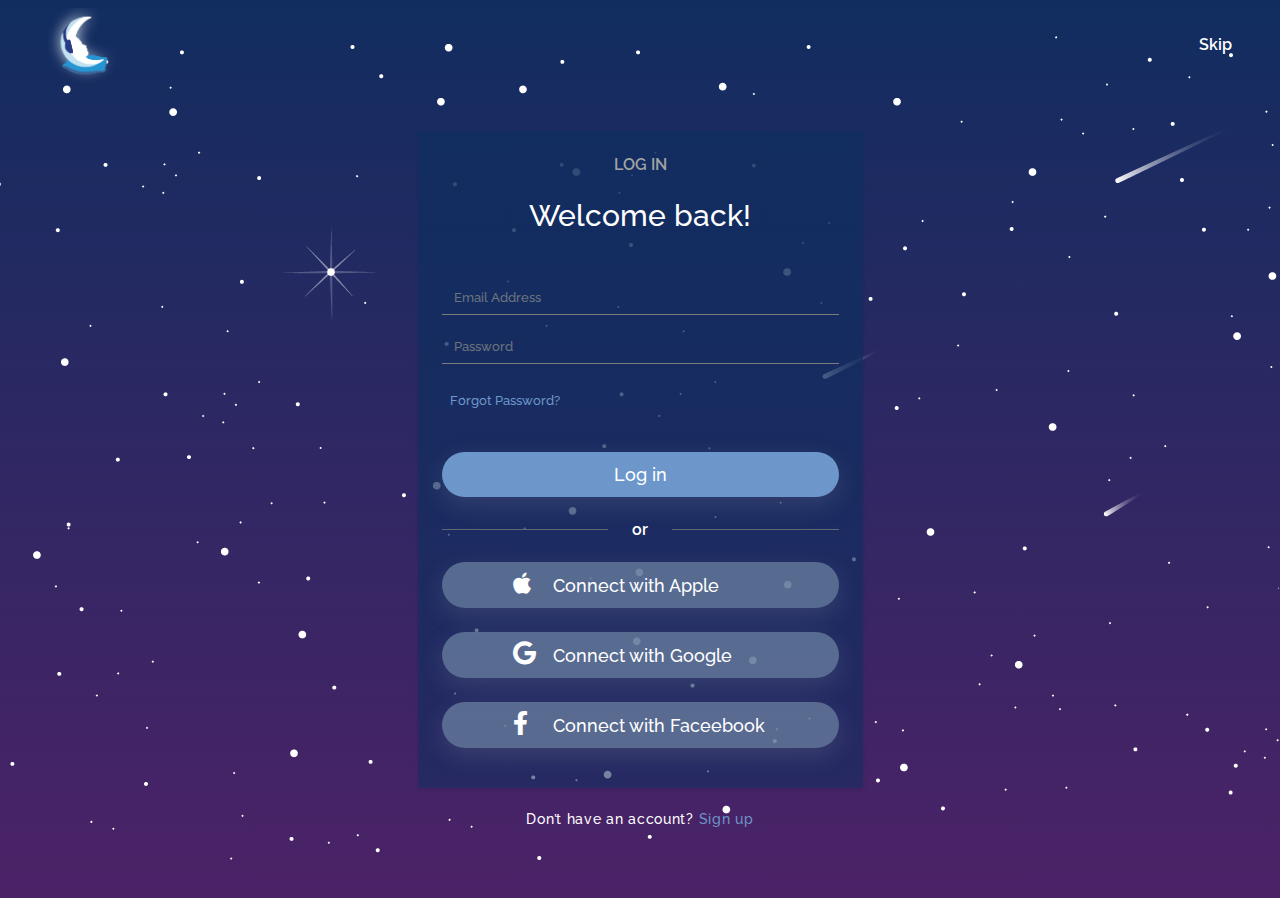
<file: login.html>
<!DOCTYPE html>
<html lang="en">

<head>
    <meta charset="UTF-8">
    <meta http-equiv="X-UA-Compatible" content="IE=edge">
    <meta name="viewport" content="width=device-width, initial-scale=1.0">
    <title>Sleep Tight</title>
    <!-- BOOSTRAP CSS -->
    <link rel="stylesheet" href="https://cdnjs.cloudflare.com/ajax/libs/font-awesome/5.15.0/css/all.min.css">
    <link rel="stylesheet" href="./css/bootstrap.min.css">
    <link rel="stylesheet" href="./css/style.css">
    <link rel="stylesheet" href="./css/responsive.css">
</head>

<body>
    <section class="login pb-5 position-relative bg-gradient-page">
        <!-- START HEADER -->
        <div class="container-fluid pt-2 px-3 px-md-5">
            <div class="row align-items-start align-items-xl-center justify-content-between">
                <div class="col-12 d-flex align-items-center justify-content-between">
                    <a href="index.html">
                        <img src="./images/logo-header.png" width="80px" class="header-logo" alt="">
                    </a>
                    <a href="index.html"> Skip</a>
                </div>
            </div>
        </div>
        <!-- END HEADER -->
        <!-- ============================ -->
        <div class="container">
            <div class="row justify-content-center">
                <div class="col-sm-12 col-md-10 col-lg-8 col-xl-5">
                    <form class="login-form shadow-sm mt-5 p-4">
                        <div class="wellcome text-center text-white">
                            <h4 class="font-600 font-16px"> LOG IN </h4>
                            <h1 class="font-500 font-30px mt-4 mb-5">Welcome back!</h1>
                        </div>
                        <!--  FIELD -->
                        <div class="form-group">
                            <input type="email" class="form-control" placeholder="Email Address" autocomplete="off">
                        </div>
                        <div class="form-group">
                            <input type="password" class="form-control mb-4" placeholder="Password">
                            <a href="#" class="forgot ml-2">Forgot Password?</a>
                        </div>
                        <a href="#" class="btn btn-page w-100 mt-4">Log in</a>
                        <!-- OR -->
                        <div class="d-flex my-3 align-items-center justify-content-between text-white">
                            <hr class="bg-secondary w-50">
                            <span class="px-4">or</span>
                            <hr class="bg-secondary w-50">
                        </div>
                        <div class="login-other pb-3">
                            <a href="#" class="btn btn-page w-100">
                                <i class="fab fa-apple"></i> Connect with Apple
                            </a>
                            <a href="#" class="btn btn-page w-100 my-4">
                                <i class="fab fa-google"></i> Connect with Google
                            </a>
                            <a href="#" class="btn btn-page w-100">
                                <i class="fab fa-facebook-f"></i> Connect with Faceebook
                            </a>
                        </div>
                    </form>
                    <div class="text-center mt-3 dont-account text-white">
                        <p class="font-500 font-14px">Don’t have an account? <a href="#">Sign up</a></p>
                    </div>
                </div>
            </div>
        </div>
    </section>
    <!-- JQUERY -->
    <script src="./js/jquery.slim.min.js "></script>
    <script src="./js/bootstrap.bundle.min.js "></script>
    <script src="./js/custom.js "></script>
</body>

</html>
</file>
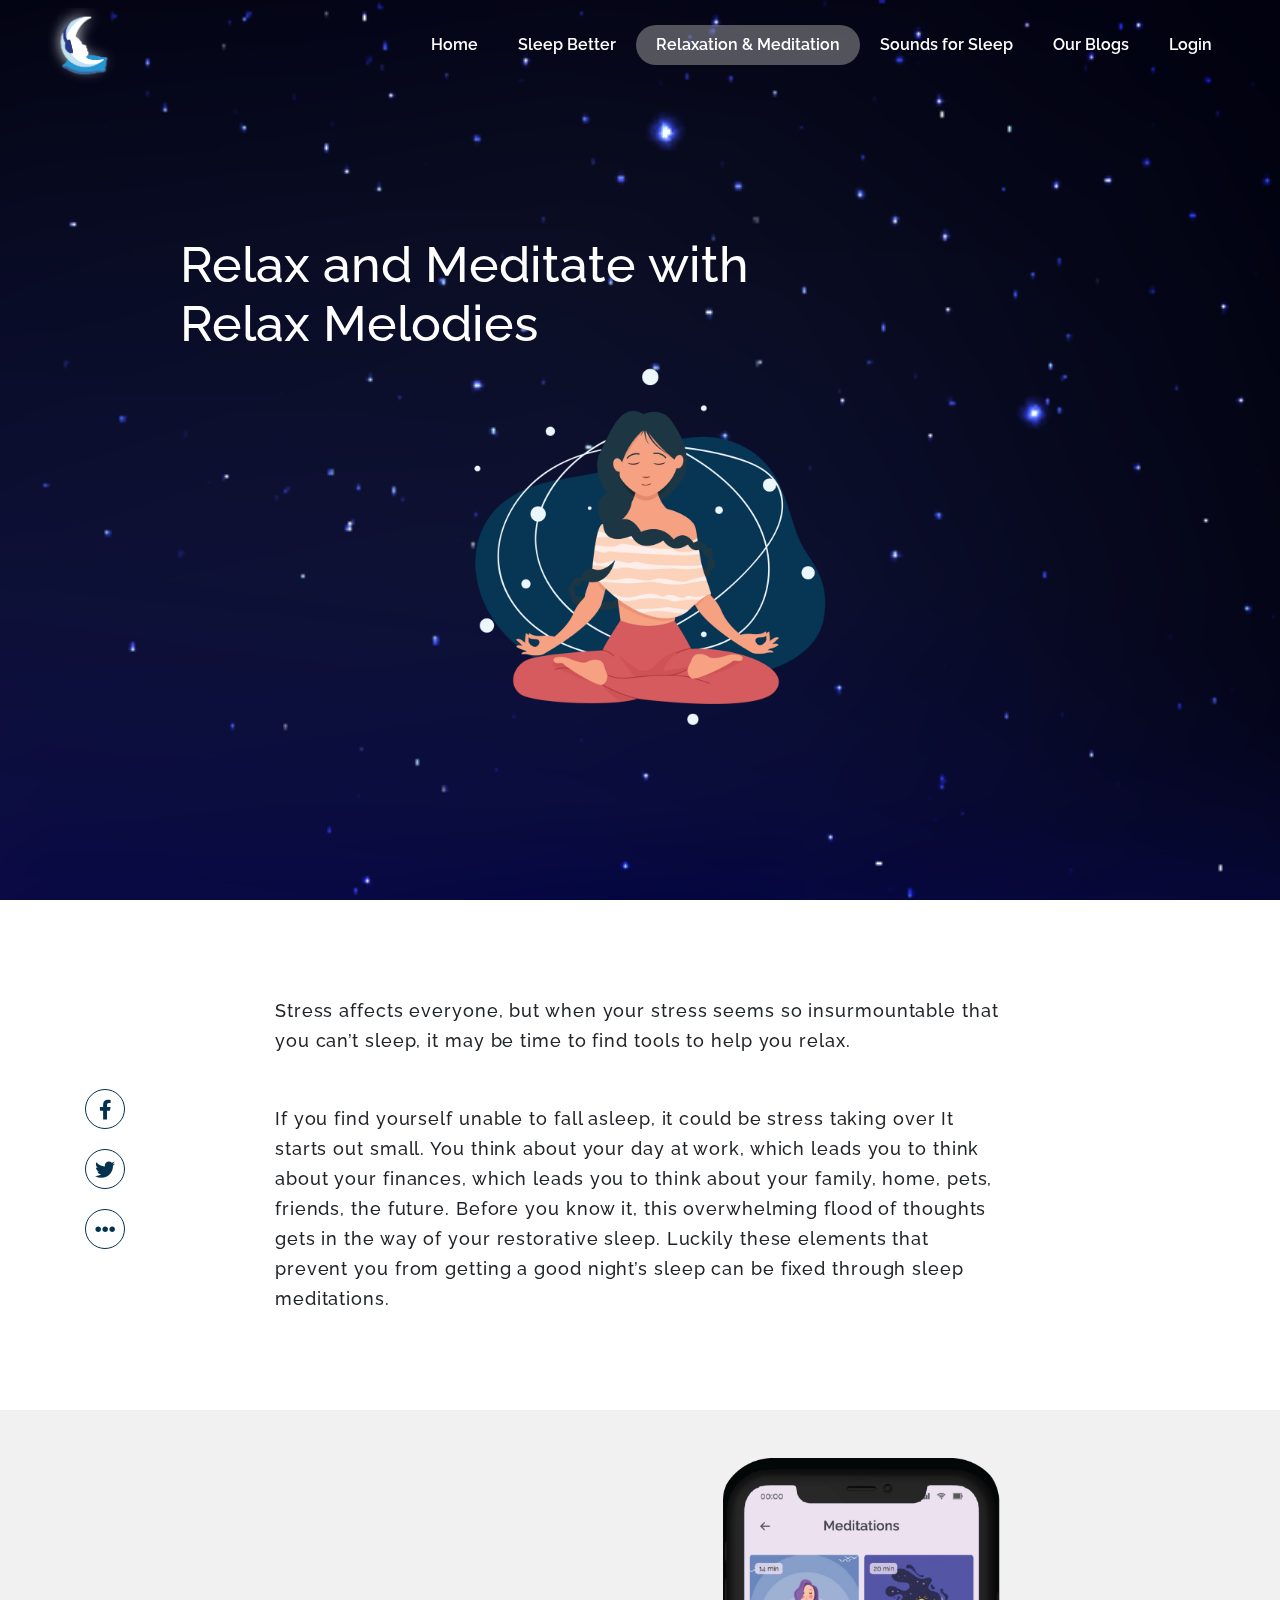
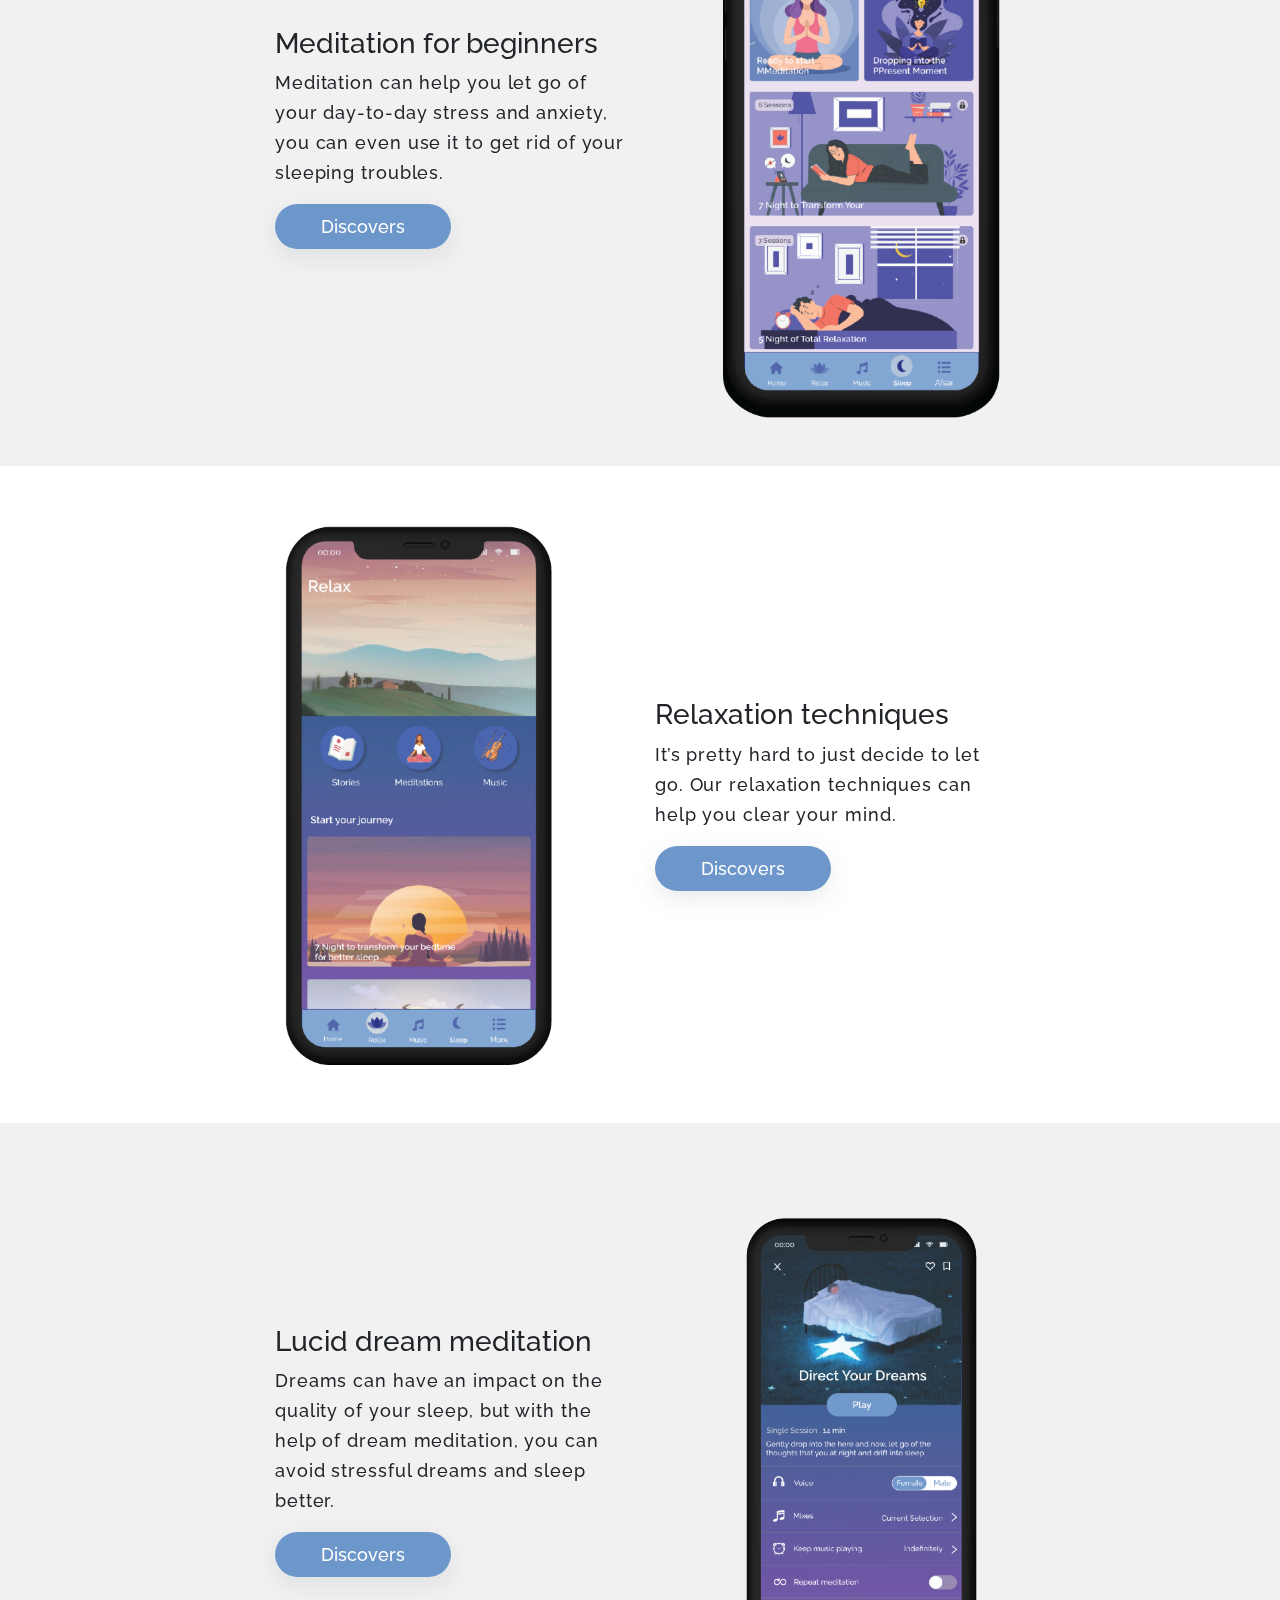
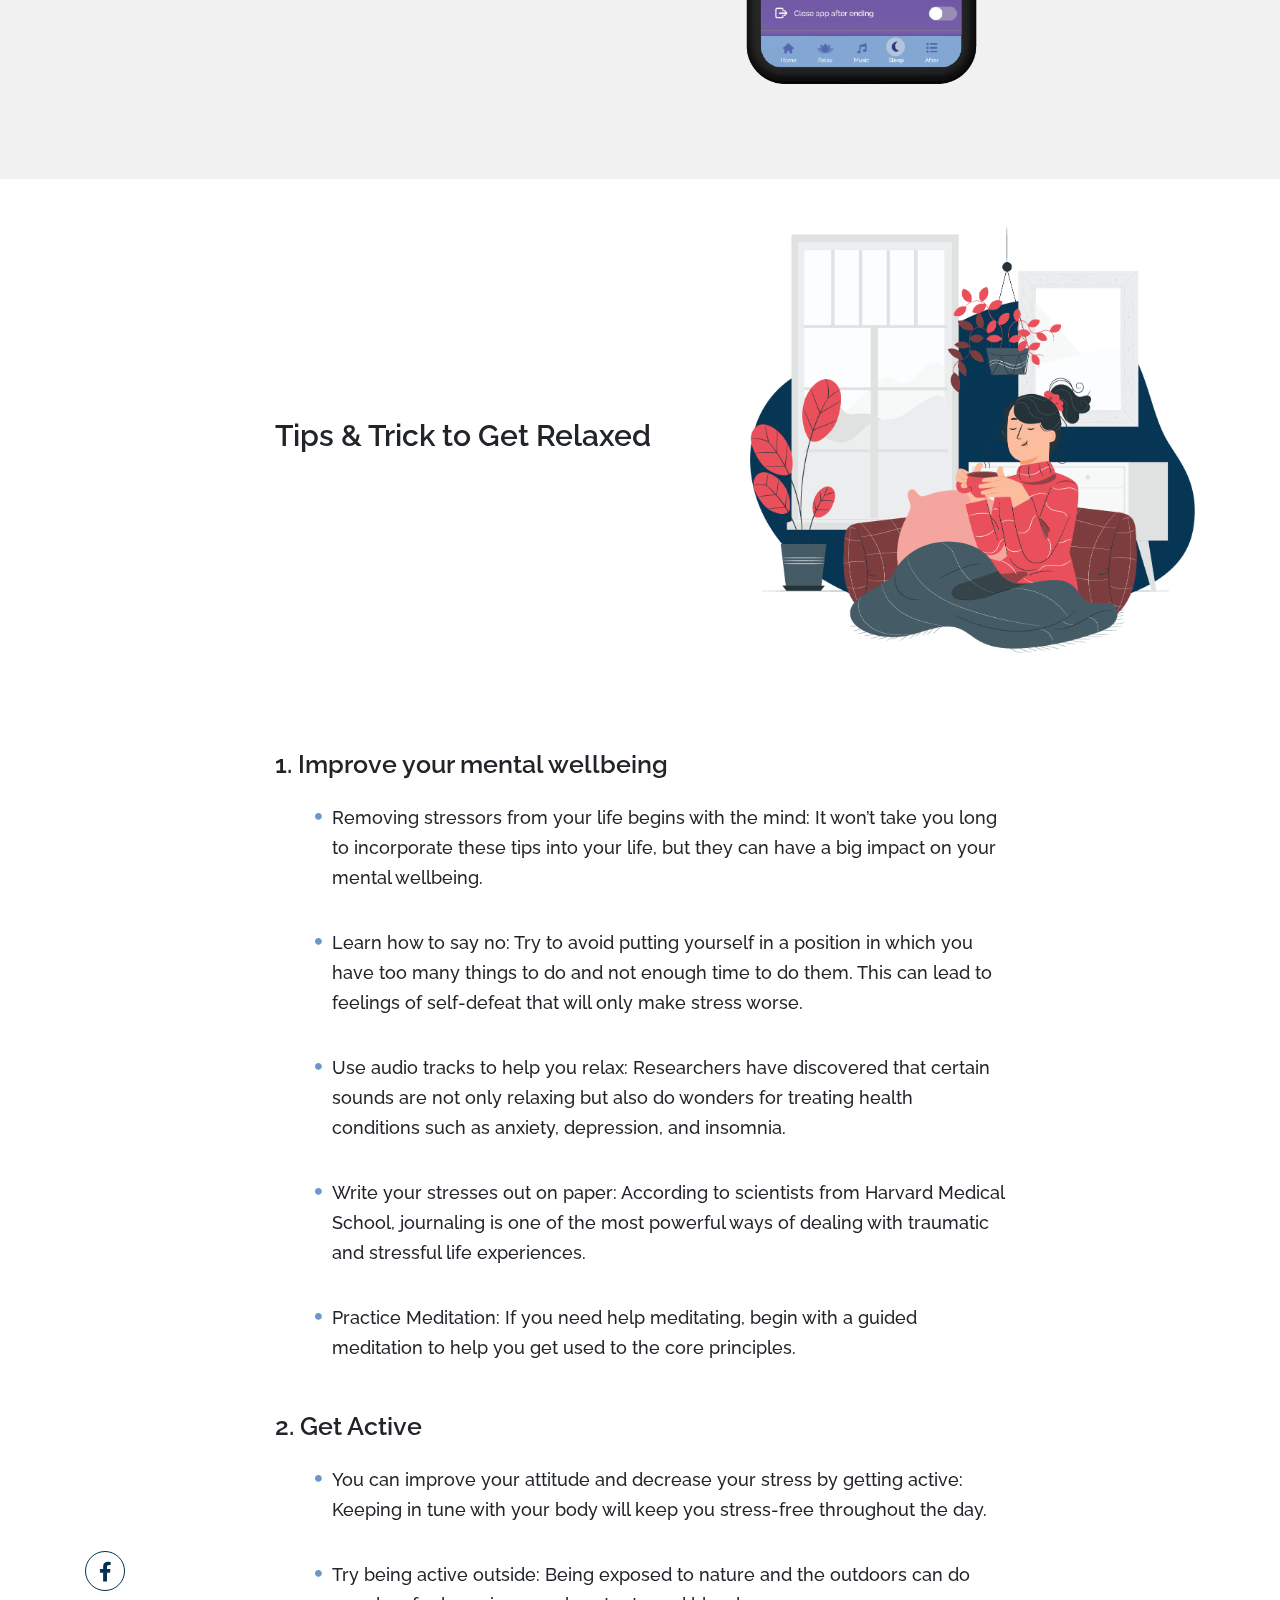
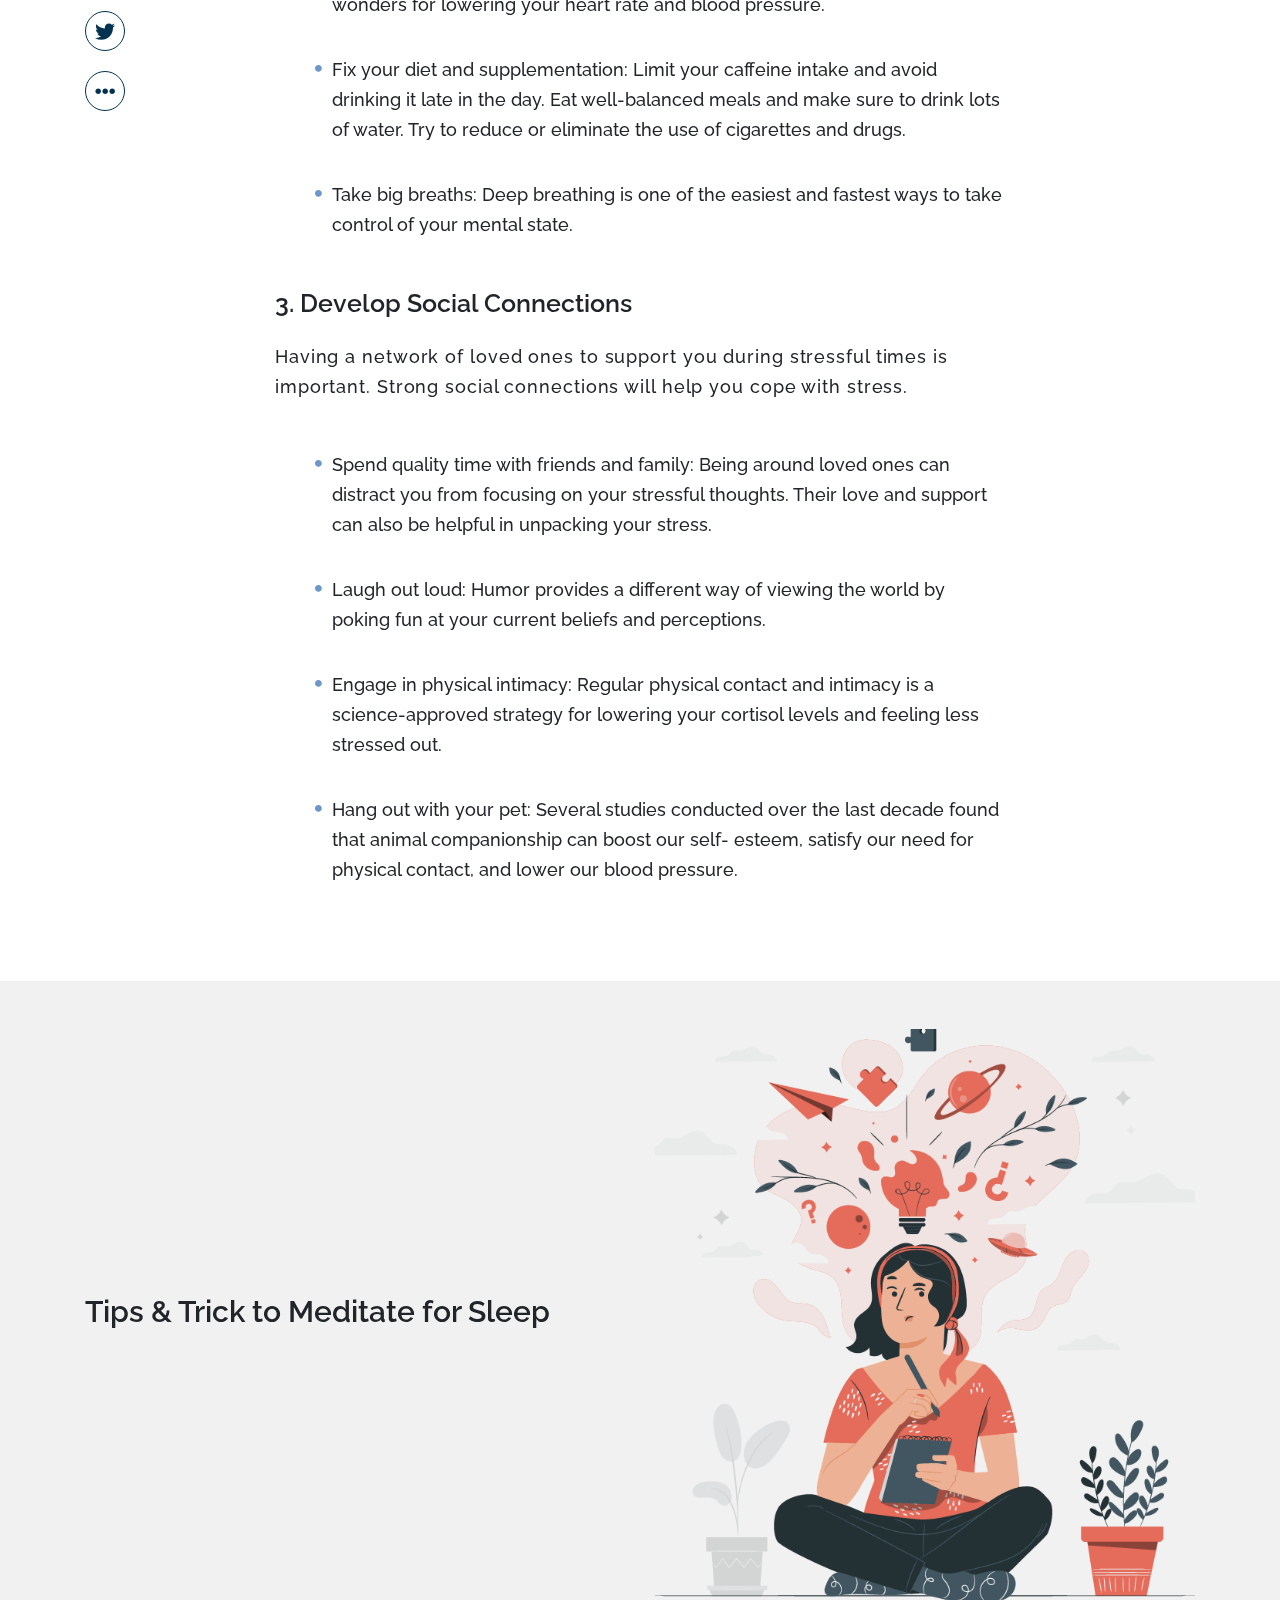
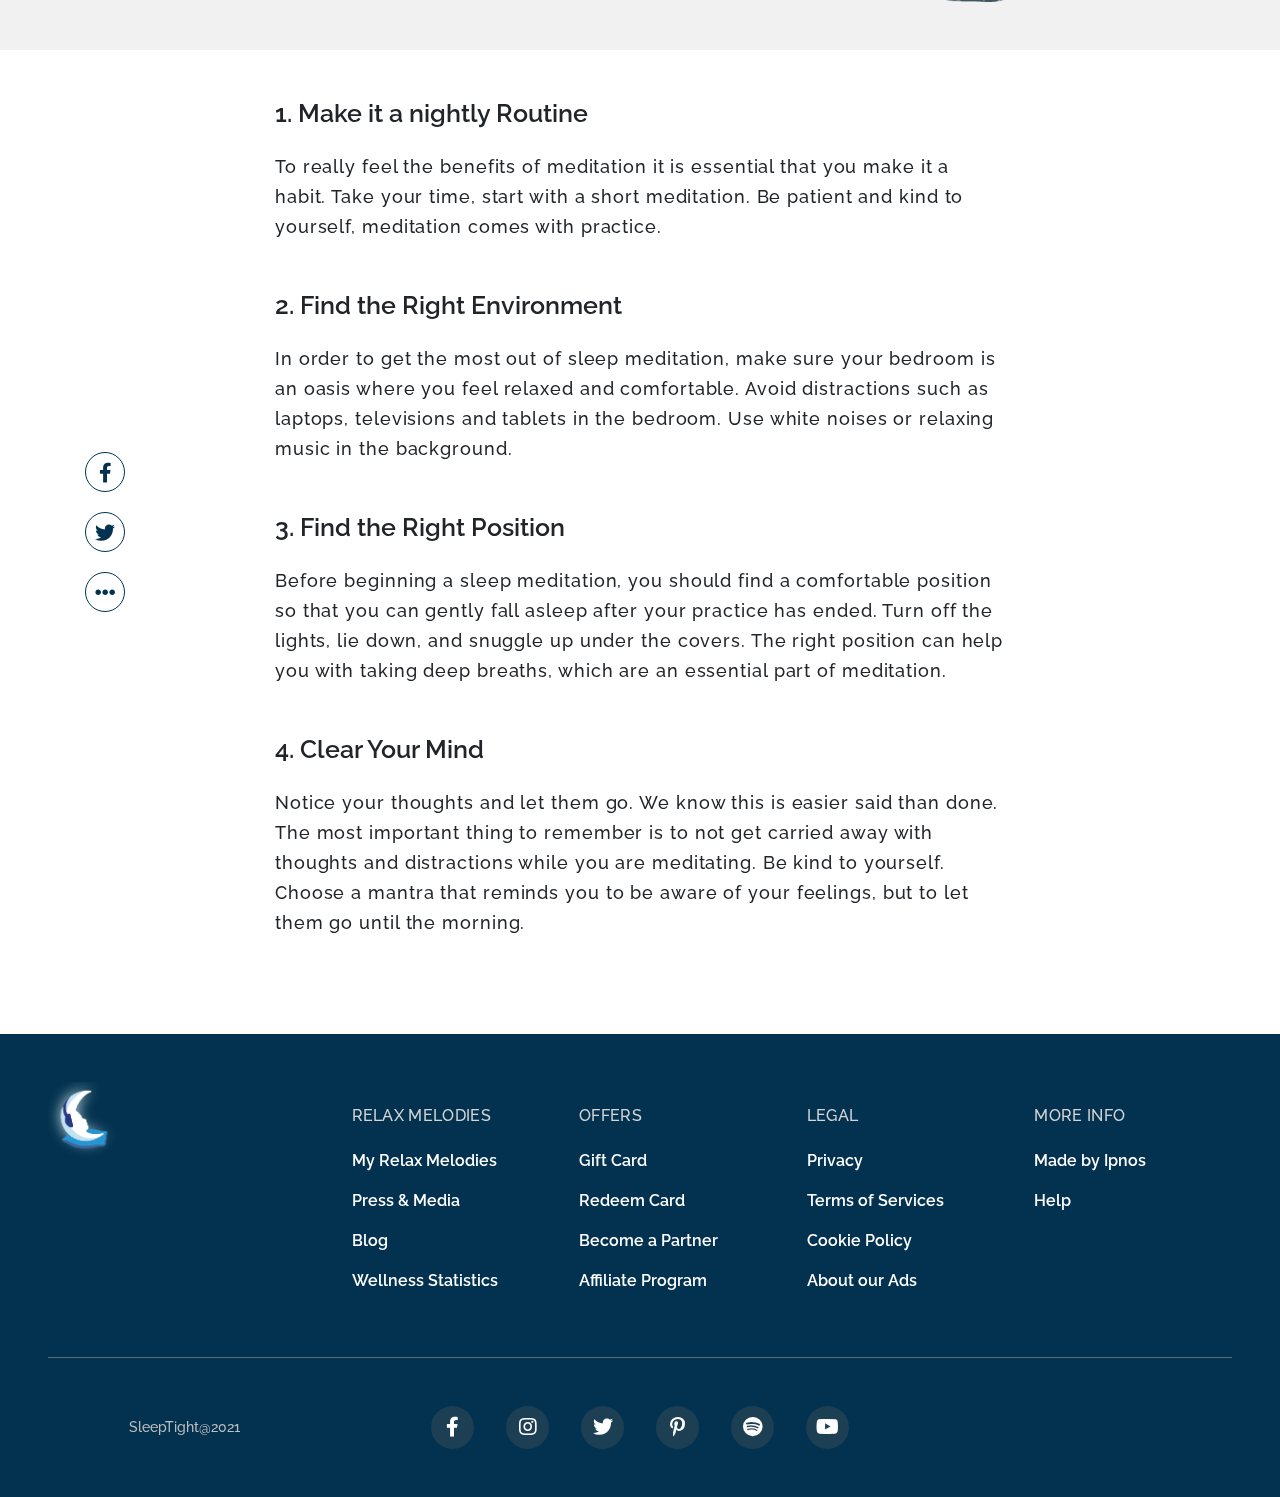
<file: relaxation-meditation.html>
<!DOCTYPE html>
<html lang="en">

<head>
    <meta charset="UTF-8">
    <meta http-equiv="X-UA-Compatible" content="IE=edge">
    <meta name="viewport" content="width=device-width, initial-scale=1.0">
    <title>Sleep Tight</title>
    <!-- BOOSTRAP CSS -->
    <link rel="stylesheet" href="https://cdnjs.cloudflare.com/ajax/libs/font-awesome/5.15.0/css/all.min.css">
    <link rel="stylesheet" href="./css/bootstrap.min.css">
    <link rel="stylesheet" href="./css/style.css">
    <link rel="stylesheet" href="./css/responsive.css">
</head>

<body>

    <!-- START HEADER -->
    <header>
        <div class="header-nav py-2">
            <div class="container-fluid px-3 px-md-5">
                <div class="row align-items-start align-items-xl-center justify-content-between">
                    <div class="col-2">
                        <a href="index.html">
                            <img src="./images/logo-header.png" width="80px" class="header-logo" alt="">
                        </a>
                    </div>
                    <div class="col-lg-12 col-xl-10  mt-lg-0 ">
                        <nav class="navbar position-relative navbar-expand-xl justify-content-end px-0">
                            <button class="navbar-toggler bg-white py-1 " type="button" data-toggle="collapse" data-target="#navbarNav" aria-controls="navbarNav" aria-expanded="false" aria-label="Toggle navigation">
                              <i class="fas fa-bars"></i>
                            </button>
                            <div class="collapse navbar-collapse justify-content-end" id="navbarNav">
                                <ul class="navbar-nav">
                                    <li class="nav-item px-1">
                                        <a class="nav-link font-600 mx-2 font-16px" href="index.html">Home <span class="sr-only">(current)</span></a>
                                    </li>
                                    <li class="nav-item px-1 ">
                                        <a class="nav-link font-600 mx-2 font-16px" href="sleep-better.html">Sleep Better</a>
                                    </li>
                                    <li class="nav-item px-1 active">
                                        <a class="nav-link font-600 mx-2 font-16px" href="relaxation-meditation.html">Relaxation & Meditation</a>
                                    </li>
                                    <li class="nav-item px-1">
                                        <a class="nav-link font-600 mx-2 font-16px" href="sleep-sounds.html">Sounds for Sleep</a>
                                    </li>
                                    <li class="nav-item px-1">
                                        <a class="nav-link font-600 mx-2 font-16px" href="blog.html">Our Blogs</a>
                                    </li>
                                    <li class="nav-item px-1">
                                        <a class="nav-link font-600 mx-2 font-16px" href="login.html">Login</a>
                                    </li>
                                </ul>
                            </div>
                        </nav>
                    </div>
                </div>
            </div>
        </div>
        <div class="header-content container">
            <div class="row justify-content-center">
                <div class="col-sm-12 col-md-12 col-lg-10 mt-0 mt-lg-5">
                    <h3 class="font-50px font-500 mt-5 pt-5 text-white">
                        Relax and Meditate with <br class="d-none d-lg-block"> Relax Melodies
                    </h3>
                    <div class="text-center">
                        <img src="./images/banner2.png" class="banner-relax" width="60%">
                    </div>
                </div>
            </div>
        </div>
    </header>
    <!-- END HEADER -->
    <!-- ============================ -->
    <!-- START GET STARTED -->

    <!-- START RELAXED -->
    <section class="relaxed py-5">
        <!--  -->
        <div class="relaxed-content py-5">
            <div class="container">
                <div class="row align-items-center">
                    <div class="col-md-12 col-lg-2 order-2 order-lg-1">
                        <div class="share d-flex flex-row flex-lg-column">
                            <a href="#" class="social-item mr-3"><i class="fab fa-facebook-f"></i></a>
                            <a href="#" class="social-item mr-3"><i class="fab fa-twitter"></i></a>
                            <a href="#!" class="social-item btn-open-share"><i class="fas fa-ellipsis-h"></i></a>
                            <div class="share-more flex-row  flex-lg-column">
                                <a href="#!" class="btn-close-share"><i class="fas fa-times"></i></a>

                                <a href="#"> <i class="fab fa-linkedin-in"></i> </a>

                                <a href="#"> <i class="fas fa-envelope"></i> </a>

                                <a href="#"> <i class="fas fa-link"></i> </a>
                            </div>
                        </div>
                    </div>
                    <div class="col-md-12 col-lg-8  order-1 order-lg-2">
                        <div class="font-500">
                            <p>
                                Stress affects everyone, but when your stress seems so insurmountable that you can’t sleep, it may be time to find tools to help you relax.
                            </p>
                            <p class="my-5">
                                If you find yourself unable to fall asleep, it could be stress taking over It starts out small. You think about your day at work, which leads you to think about your finances, which leads you to think about your family, home, pets, friends, the future.
                                Before you know it, this overwhelming flood of thoughts gets in the way of your restorative sleep. Luckily these elements that prevent you from getting a good night’s sleep can be fixed through sleep meditations.
                            </p>
                        </div>
                    </div>
                </div>
            </div>
        </div>
        <!--  -->
        <div class="relaxed-meidation py-5 bg-content">
            <div class="container">
                <div class="row justify-content-center">
                    <div class="col-sm-12 col-md-12 col-lg-8">
                        <div class="row align-items-center justify-content-between">
                            <div class="col-sm-12 col-md-12 col-lg-6 mb-5 mb-lg-0">
                                <div class="font-500">
                                    <h3 class="font-30">
                                        Meditation for beginners
                                    </h3>
                                    <p>
                                        Meditation can help you let go of your day-to-day stress and anxiety, you can even use it to get rid of your sleeping troubles.
                                    </p>
                                    <a href="index.html#device" class="btn btn-page">Discovers</a>
                                </div>
                            </div>
                            <div class="col-sm-12 col-md-12 col-lg-5 text-center">
                                <img src="./images/app1.png" class="img-fluid">
                            </div>
                        </div>
                    </div>
                </div>
            </div>
        </div>
        <!--  -->
        <div class="relaxed-techiques py-5">
            <div class="container">
                <div class="row justify-content-center">
                    <div class="col-sm-12 col-md-12 col-lg-8">
                        <div class="row align-items-center justify-content-between">
                            <div class="col-sm-12 col-md-12 col-lg-5 mb-5 mb-lg-0 text-center">
                                <img src="./images/app4.png" class="img-fluid">
                            </div>
                            <div class="col-sm-12 col-md-12 col-lg-6">
                                <div class="font-500">
                                    <h3 class="font-30">
                                        Relaxation techniques
                                    </h3>
                                    <p>
                                        It’s pretty hard to just decide to let go. Our relaxation techniques can help you clear your mind.
                                    </p>
                                    <a href="index.html#device" class="btn btn-page">Discovers</a>
                                </div>
                            </div>
                        </div>
                    </div>
                </div>
            </div>
        </div>
        <!--  -->
        <div class="relaxed-lucid py-5 bg-content">
            <div class="container">
                <div class="row justify-content-center">
                    <div class="col-sm-12 col-md-12 col-lg-8">
                        <div class="row align-items-center justify-content-between">
                            <div class="col-sm-12 col-md-12 col-lg-6 mb-5 mb-lg-0">
                                <div class="font-500">
                                    <h3 class="font-30">
                                        Lucid dream meditation
                                    </h3>
                                    <p>
                                        Dreams can have an impact on the quality of your sleep, but with the help of dream meditation, you can avoid stressful dreams and sleep better.
                                    </p>
                                    <a href="index.html#device" class="btn btn-page">Discovers</a>
                                </div>
                            </div>
                            <div class="col-sm-12 col-md-12 col-lg-5 text-center">
                                <img src="./images/app3.png" class="img-fluid">
                            </div>
                        </div>
                    </div>
                </div>
            </div>
        </div>
        <!--  -->
        <div class="relaxed-tip py-5">
            <div class="container">
                <div class="row align-items-center justify-content-end">
                    <div class="col-sm-12 col-md-6 col-lg-5 mb-5 mb-md-0">
                        <h2 class="font-600 font-30px">
                            Tips & Trick to Get Relaxed
                        </h2>
                    </div>
                    <div class="col-sm-12 col-md-6 col-lg-5">
                        <img src="./images/anh4.png" alt="" class="img-fluid">
                    </div>
                </div>
                <div class="tip-content mt-5 pt-5">
                    <div class="row align-items-center">
                        <div class="col-md-12 col-lg-2 order-2 order-lg-1">
                            <div class="share d-flex flex-row flex-lg-column">
                                <a href="#" class="social-item mr-3"><i class="fab fa-facebook-f"></i></a>
                                <a href="#" class="social-item mr-3"><i class="fab fa-twitter"></i></a>
                                <a href="#!" class="social-item btn-open-share"><i class="fas fa-ellipsis-h"></i></a>
                                <div class="share-more flex-row  flex-lg-column">
                                    <a href="#!" class="btn-close-share"><i class="fas fa-times"></i></a>

                                    <a href="#"> <i class="fab fa-linkedin-in"></i> </a>

                                    <a href="#"> <i class="fas fa-envelope"></i> </a>

                                    <a href="#"> <i class="fas fa-link"></i> </a>
                                </div>
                            </div>
                        </div>
                        <div class="col-md-12 col-lg-8  order-1 order-lg-2">
                            <!-- tip 1 -->
                            <div class="tip-1 mb-5">
                                <h3 class="font-25px font-600 mb-4">
                                    1. Improve your mental wellbeing
                                </h3>
                                <div class="font-500">
                                    <ul class="list-content">
                                        <li>
                                            <i class="fas fa-circle"></i> Removing stressors from your life begins with the mind: It won’t take you long to incorporate these tips into your life, but they can have a big impact on your mental wellbeing.
                                        </li>
                                        <li>
                                            <i class="fas fa-circle"></i> Learn how to say no: Try to avoid putting yourself in a position in which you have too many things to do and not enough time to do them. This can lead to feelings of self-defeat
                                            that will only make stress worse.
                                        </li>
                                        <li>
                                            <i class="fas fa-circle"></i> Use audio tracks to help you relax: Researchers have discovered that certain sounds are not only relaxing but also do wonders for treating health conditions such as anxiety, depression,
                                            and insomnia.

                                        </li>
                                        <li>
                                            <i class="fas fa-circle"></i> Write your stresses out on paper: According to scientists from Harvard Medical School, journaling is one of the most powerful ways of dealing with traumatic and stressful life experiences.
                                        </li>
                                        <li>
                                            <i class="fas fa-circle"></i> Practice Meditation: If you need help meditating, begin with a guided meditation to help you get used to the core principles.
                                        </li>
                                    </ul>
                                </div>
                            </div>
                            <!-- tip 2 -->
                            <div class="tip-2 mb-5">
                                <h3 class="font-25px font-600 mb-4">
                                    2. Get Active
                                </h3>
                                <div class="font-500">
                                    <ul class="list-content">
                                        <li>
                                            <i class="fas fa-circle"></i> You can improve your attitude and decrease your stress by getting active: Keeping in tune with your body will keep you stress-free throughout the day.
                                        </li>
                                        <li>
                                            <i class="fas fa-circle"></i> Try being active outside: Being exposed to nature and the outdoors can do wonders for lowering your heart rate and blood pressure.
                                        </li>
                                        <li>
                                            <i class="fas fa-circle"></i> Fix your diet and supplementation: Limit your caffeine intake and avoid drinking it late in the day. Eat well-balanced meals and make sure to drink lots of water. Try to reduce
                                            or eliminate the use of cigarettes and drugs.
                                        </li>
                                        <li>
                                            <i class="fas fa-circle"></i> Take big breaths: Deep breathing is one of the easiest and fastest ways to take control of your mental state.
                                        </li>

                                    </ul>
                                </div>
                            </div>
                            <!-- Tip 3 -->
                            <div class="tip-3 mb-5">
                                <h3 class="font-25px font-600 mb-4">
                                    3. Develop Social Connections
                                </h3>
                                <div class="font-500">
                                    <p class="mb-5">
                                        Having a network of loved ones to support you during stressful times is important. Strong social connections will help you cope with stress.
                                    </p>
                                    <ul class="list-content">
                                        <li>
                                            <i class="fas fa-circle"></i> Spend quality time with friends and family: Being around loved ones can distract you from focusing on your stressful thoughts. Their love and support can also be helpful in unpacking
                                            your stress.
                                        </li>
                                        <li>
                                            <i class="fas fa-circle"></i> Laugh out loud: Humor provides a different way of viewing the world by poking fun at your current beliefs and perceptions.
                                        </li>
                                        <li>
                                            <i class="fas fa-circle"></i> Engage in physical intimacy: Regular physical contact and intimacy is a science-approved strategy for lowering your cortisol levels and feeling less stressed out.
                                        </li>
                                        <li>
                                            <i class="fas fa-circle"></i> Hang out with your pet: Several studies conducted over the last decade found that animal companionship can boost our self- esteem, satisfy our need for physical contact, and lower
                                            our blood pressure.
                                        </li>
                                    </ul>
                                </div>
                            </div>
                        </div>
                    </div>
                </div>
            </div>
        </div>
        <!--  -->
        <div class="meditate-tip bg-content py-5">
            <div class="container">
                <div class="row align-items-center">
                    <div class="col-sm-12 col-md-6 mb-5 mb-md-0">
                        <h2 class="font-600 font-30px">
                            Tips & Trick to Meditate for Sleep
                        </h2>
                    </div>
                    <div class="col-sm-12 col-md-6">
                        <img src="./images/anh5.png" alt="" class="img-fluid">
                    </div>
                </div>
            </div>
        </div>
        <!--  -->
        <div class="meditate-tip-text">
            <div class="container">
                <div class="tip-content pt-5">
                    <div class="row align-items-center">
                        <div class="col-md-12 col-lg-2 order-2 order-lg-1">
                            <div class="share d-flex flex-row flex-lg-column">
                                <a href="#" class="social-item mr-3"><i class="fab fa-facebook-f"></i></a>
                                <a href="#" class="social-item mr-3"><i class="fab fa-twitter"></i></a>
                                <a href="#!" class="social-item btn-open-share"><i class="fas fa-ellipsis-h"></i></a>
                                <div class="share-more flex-row  flex-lg-column">
                                    <a href="#!" class="btn-close-share"><i class="fas fa-times"></i></a>

                                    <a href="#"> <i class="fab fa-linkedin-in"></i> </a>

                                    <a href="#"> <i class="fas fa-envelope"></i> </a>

                                    <a href="#"> <i class="fas fa-link"></i> </a>
                                </div>
                            </div>
                        </div>
                        <div class="col-md-12 col-lg-8  order-1 order-lg-2">
                            <!-- tip 1 -->
                            <div class="tip-1 mb-5">
                                <h3 class="font-25px font-600 mb-4">
                                    1. Make it a nightly Routine
                                </h3>
                                <div class="font-500">
                                    <p>
                                        To really feel the benefits of meditation it is essential that you make it a habit. Take your time, start with a short meditation. Be patient and kind to yourself, meditation comes with practice.
                                    </p>
                                </div>
                            </div>
                            <!-- tip 2 -->
                            <div class="tip-2 mb-5">
                                <h3 class="font-25px font-600 mb-4">
                                    2. Find the Right Environment
                                </h3>
                                <div class="font-500">
                                    <p>
                                        In order to get the most out of sleep meditation, make sure your bedroom is an oasis where you feel relaxed and comfortable. Avoid distractions such as laptops, televisions and tablets in the bedroom. Use white noises or relaxing music in the background.
                                    </p>
                                </div>
                            </div>
                            <!-- Tip 3 -->
                            <div class="tip-3 mb-5">
                                <h3 class="font-25px font-600 mb-4">
                                    3. Find the Right Position
                                </h3>
                                <div class="font-500">
                                    <p class="mb-5">
                                        Before beginning a sleep meditation, you should find a comfortable position so that you can gently fall asleep after your practice has ended. Turn off the lights, lie down, and snuggle up under the covers. The right position can help you with taking deep
                                        breaths, which are an essential part of meditation.
                                    </p>

                                </div>
                            </div>
                            <!-- Tip 4 -->
                            <div class="tip-4 mb-5">
                                <h3 class="font-25px font-600 mb-4">
                                    4. Clear Your Mind
                                </h3>
                                <div class="font-500">
                                    <p class="mb-5">
                                        Notice your thoughts and let them go. We know this is easier said than done. The most important thing to remember is to not get carried away with thoughts and distractions while you are meditating. Be kind to yourself. Choose a mantra that reminds you
                                        to be aware of your feelings, but to let them go until the morning.
                                    </p>
                                </div>
                            </div>
                        </div>
                    </div>
                </div>
            </div>
        </div>
    </section>
    <!-- END RELAXED -->
    <!-- ============================ -->


    <!-- START FOOTER -->
    <footer class="pt-5 bg-footer">
        <div class="container-fluid px-3 px-md-5">
            <!-- footer list -->
            <div class="row">
                <div class="col-sm-3">
                    <img src="./images/logo-header.png" width="80px" alt="" class="header-logo">
                </div>
                <div class="col-sm-9 mt-4">
                    <div class="row">
                        <div class="col-12 col-sm-6 col-md-6 col-lg-3 mb-5 mb-lg-0">
                            <ul class="list-unstyled text-white">
                                <h3 class="font-16px mb-4">RELAX MELODIES</h3>
                                <li class="my-3">
                                    <a href="#"> My Relax Melodies </a>
                                </li>
                                <li class="my-3">
                                    <a href="#"> Press & Media </a>
                                </li>
                                <li class="my-3">
                                    <a href="#"> Blog </a>
                                </li>
                                <li class="my-3">
                                    <a href="#"> Wellness Statistics </a>
                                </li>
                            </ul>
                        </div>
                        <div class="col-12 col-sm-6 col-md-6 col-lg-3 mb-5 mb-lg-0">
                            <ul class="list-unstyled text-white">
                                <h3 class="font-16px mb-4">OFFERS </h3>
                                <li class="my-3">
                                    <a href="#"> Gift Card</a>
                                </li>
                                <li class="my-3">
                                    <a href="#"> Redeem Card</a>
                                </li>
                                <li class="my-3">
                                    <a href="#">Become a Partner </a>
                                </li>
                                <li class="my-3">
                                    <a href="#">Affiliate Program </a>
                                </li>
                            </ul>
                        </div>
                        <div class="col-12 col-sm-6 col-md-6 col-lg-3  mb-5 mb-lg-0">
                            <ul class="list-unstyled text-white">
                                <h3 class="font-16px mb-4">LEGAL </h3>
                                <li class="my-3">
                                    <a href="#"> Privacy</a>
                                </li>
                                <li class="my-3">
                                    <a href="#"> Terms of Services </a>
                                </li>
                                <li class="my-3">
                                    <a href="#"> Cookie Policy </a>
                                </li>
                                <li class="my-3">
                                    <a href="#"> About our Ads </a>
                                </li>
                            </ul>
                        </div>
                        <div class="col-12 col-sm-6 col-md-6 col-lg-3">
                            <ul class="list-unstyled text-white">
                                <h3 class="font-16px mb-4">MORE INFO</h3>
                                <li class="my-3">
                                    <a href="#"> Made by Ipnos </a>
                                </li>
                                <li class="my-3">
                                    <a href="#"> Help </a>
                                </li>
                            </ul>
                        </div>
                    </div>
                </div>
            </div>
            <!-- copy right -->
            <hr class="bg-secondary my-5">
            <div class="copy-right pb-5">
                <div class="row align-items-center">
                    <div class="col-md-12 col-lg-3 text-center ">
                        <h6 class="font-14px mb-0">SleepTight@2021</h6>
                    </div>
                    <div class="col-md-12 col-lg-6 mt-4 mt-lg-0">
                        <div class="icon-social d-flex justify-content-between justify-content-lg-center">
                            <a href="#" class="mr-2 mx-md-3"><i class="fab fa-facebook-f "></i></a>
                            <a href="#" class="mx-2 mx-md-3"><i class="fab fa-instagram "></i></a>
                            <a href="#" class="mx-2 mx-md-3"><i class="fab fa-twitter "></i></a>
                            <a href="#" class="mx-2 mx-md-3"><i class="fab fa-pinterest-p "></i></a>
                            <a href="#" class="mx-2 mx-md-3"><i class="fab fa-spotify "></i></a>
                            <a href="#" class="ml-2 mx-md-3"><i class="fab fa-youtube "></i></a>
                        </div>
                    </div>
                </div>
            </div>
        </div>
    </footer>
    <!-- END FOOTER -->


    <!-- JQUERY -->
    <script src="./js/jquery.slim.min.js "></script>
    <script src="./js/bootstrap.bundle.min.js "></script>
    <script src="./js/custom.js "></script>
</body>

</html>
</file>
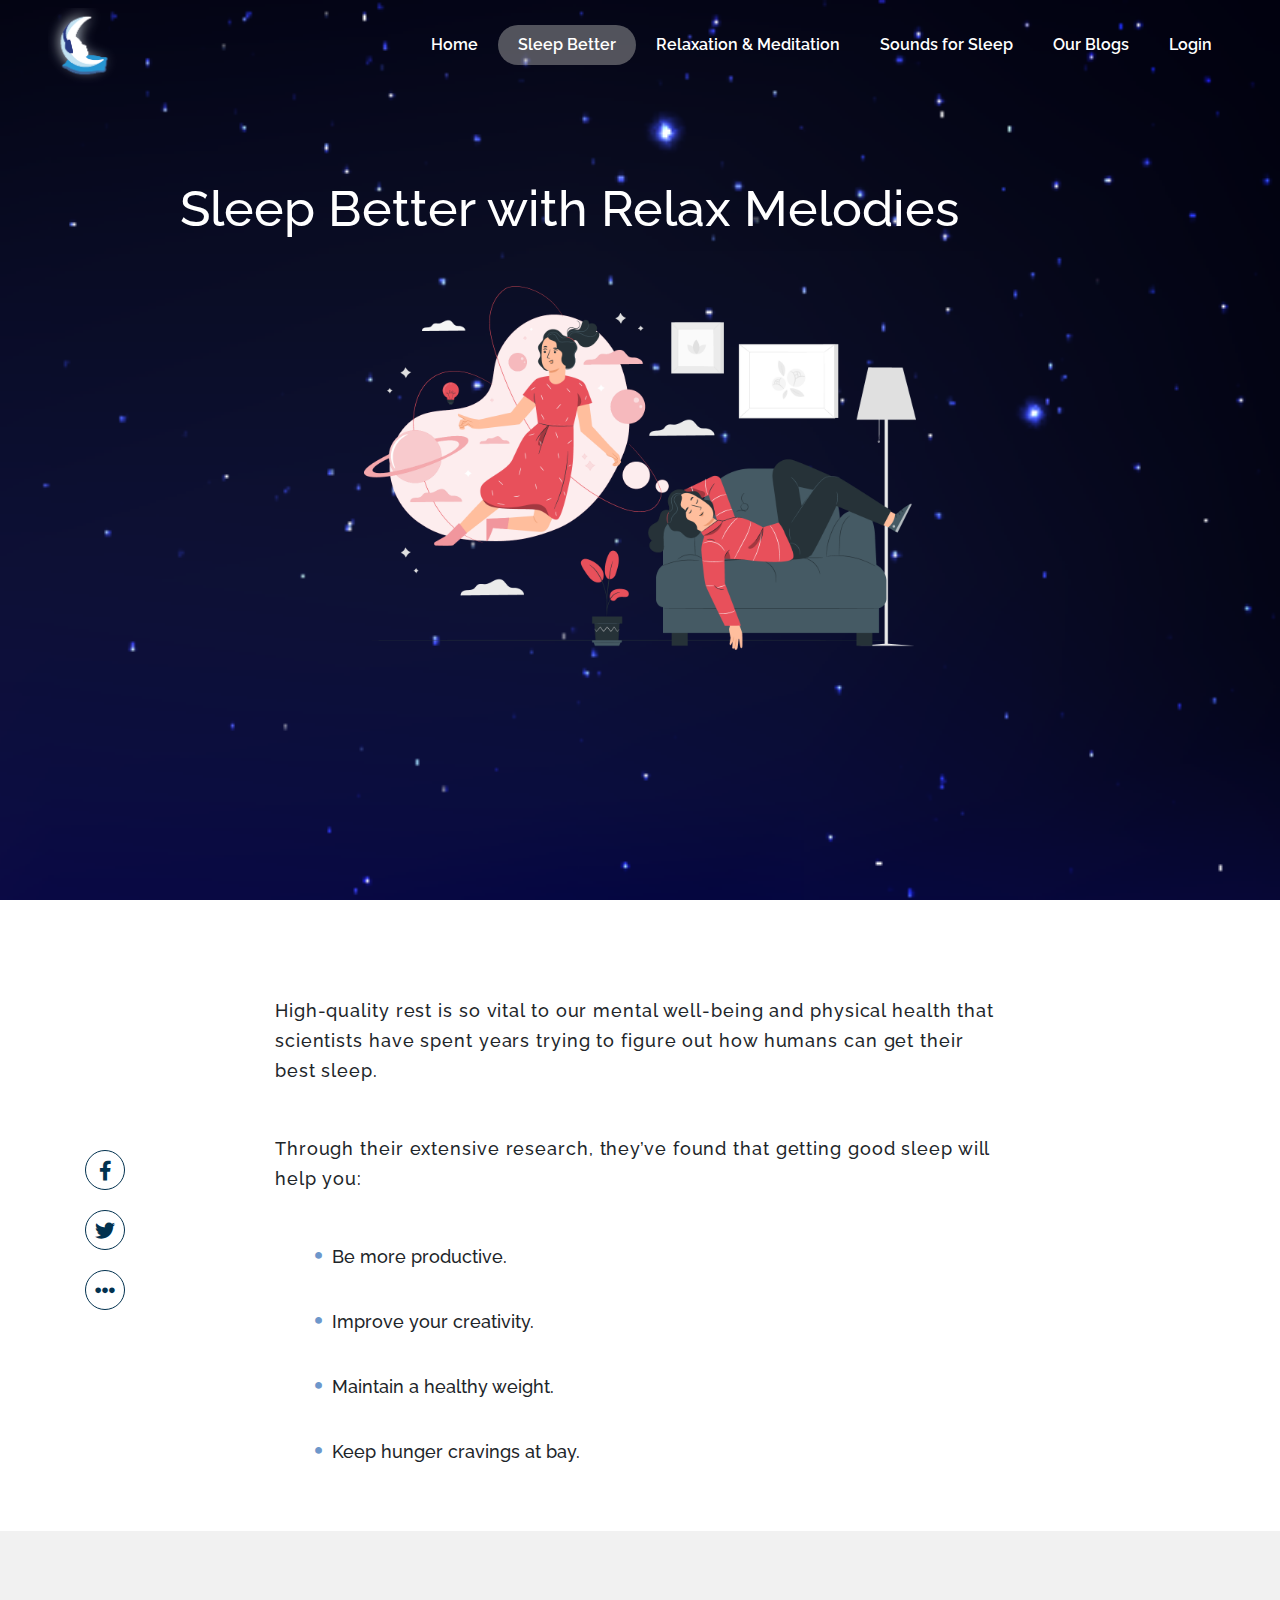
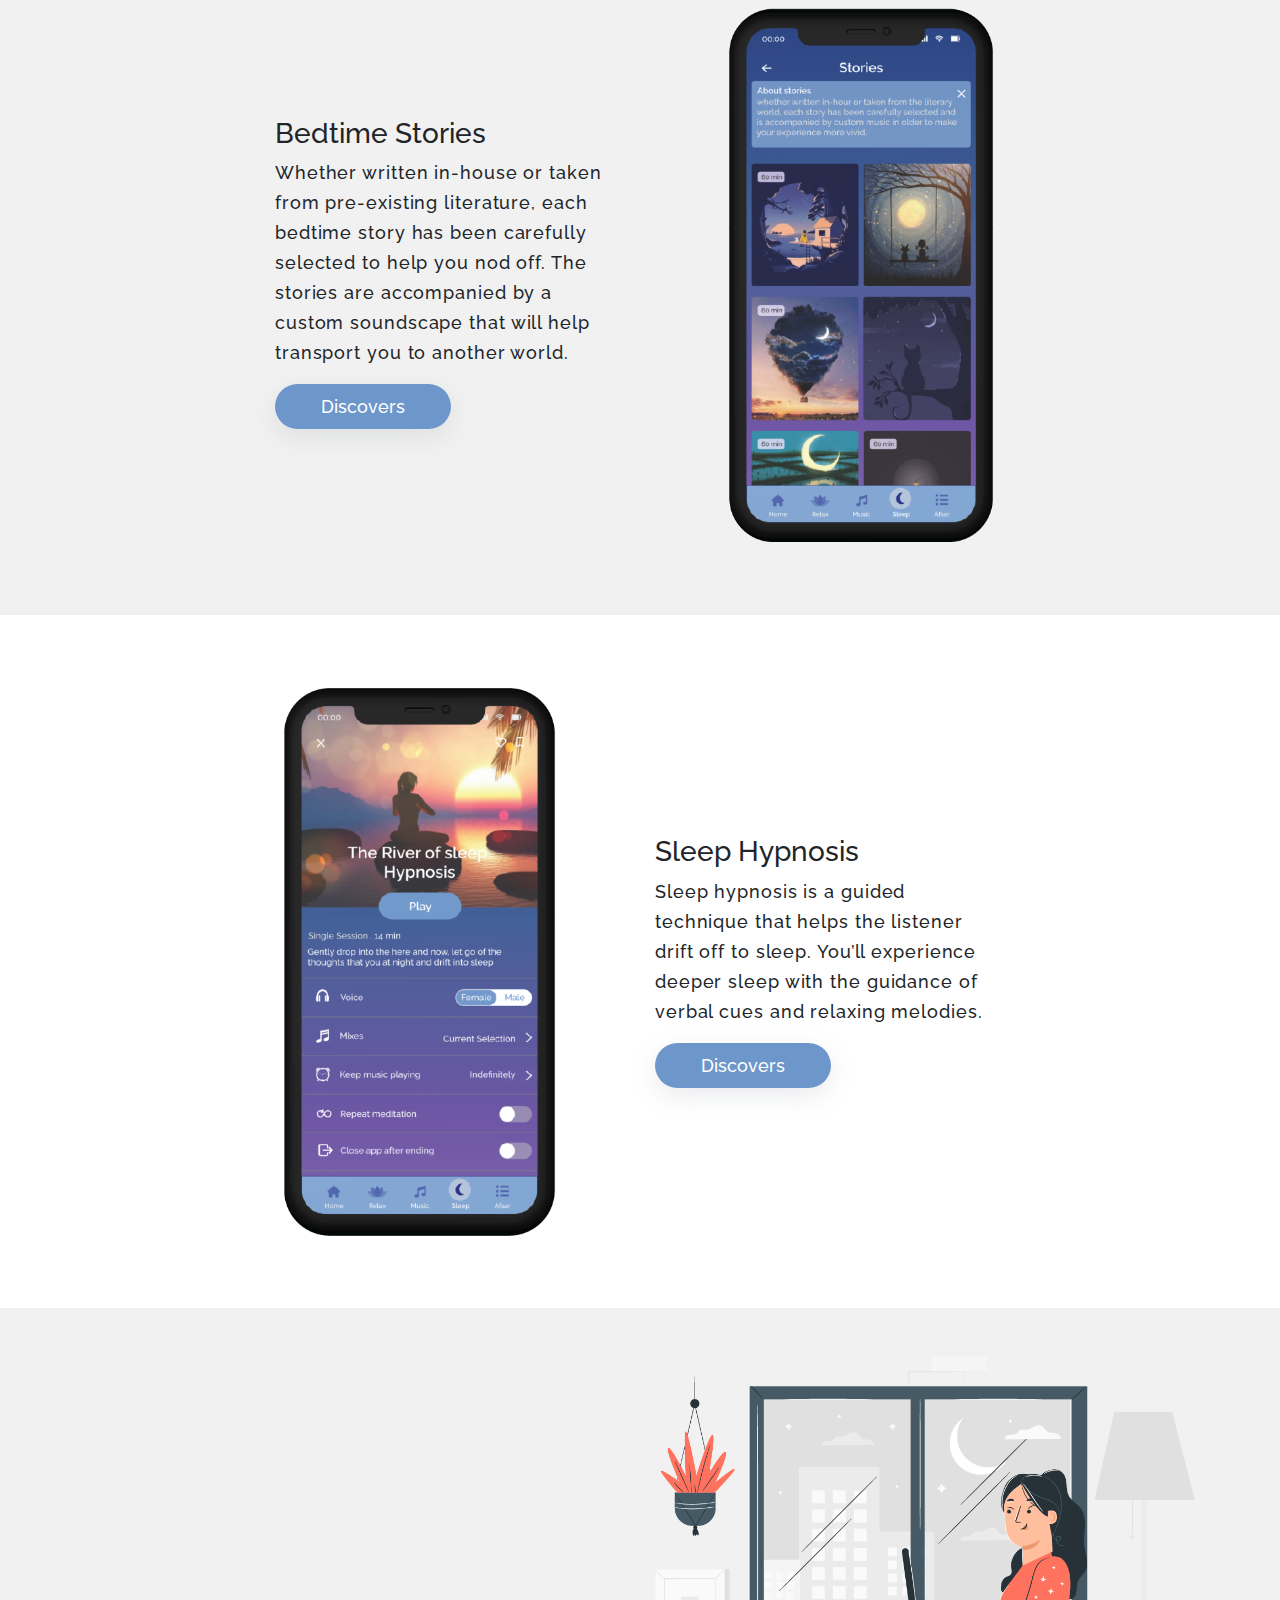
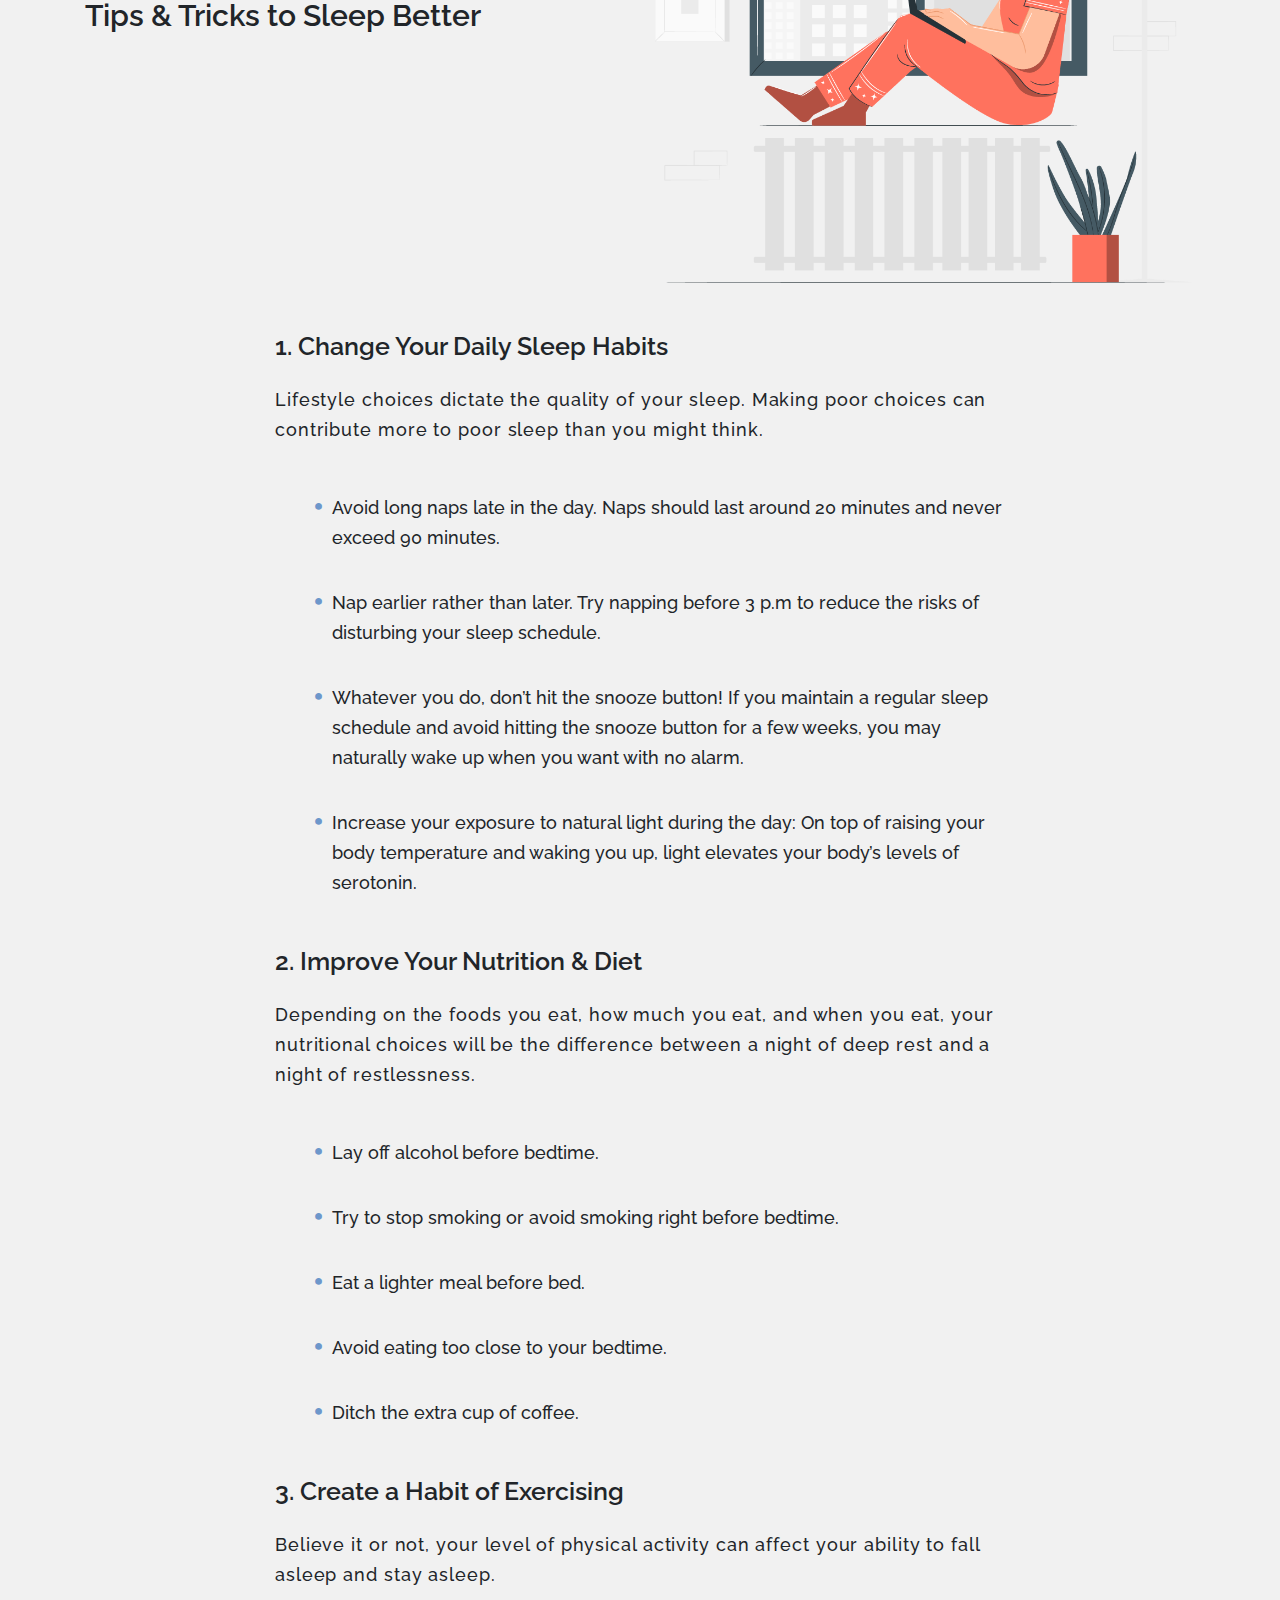
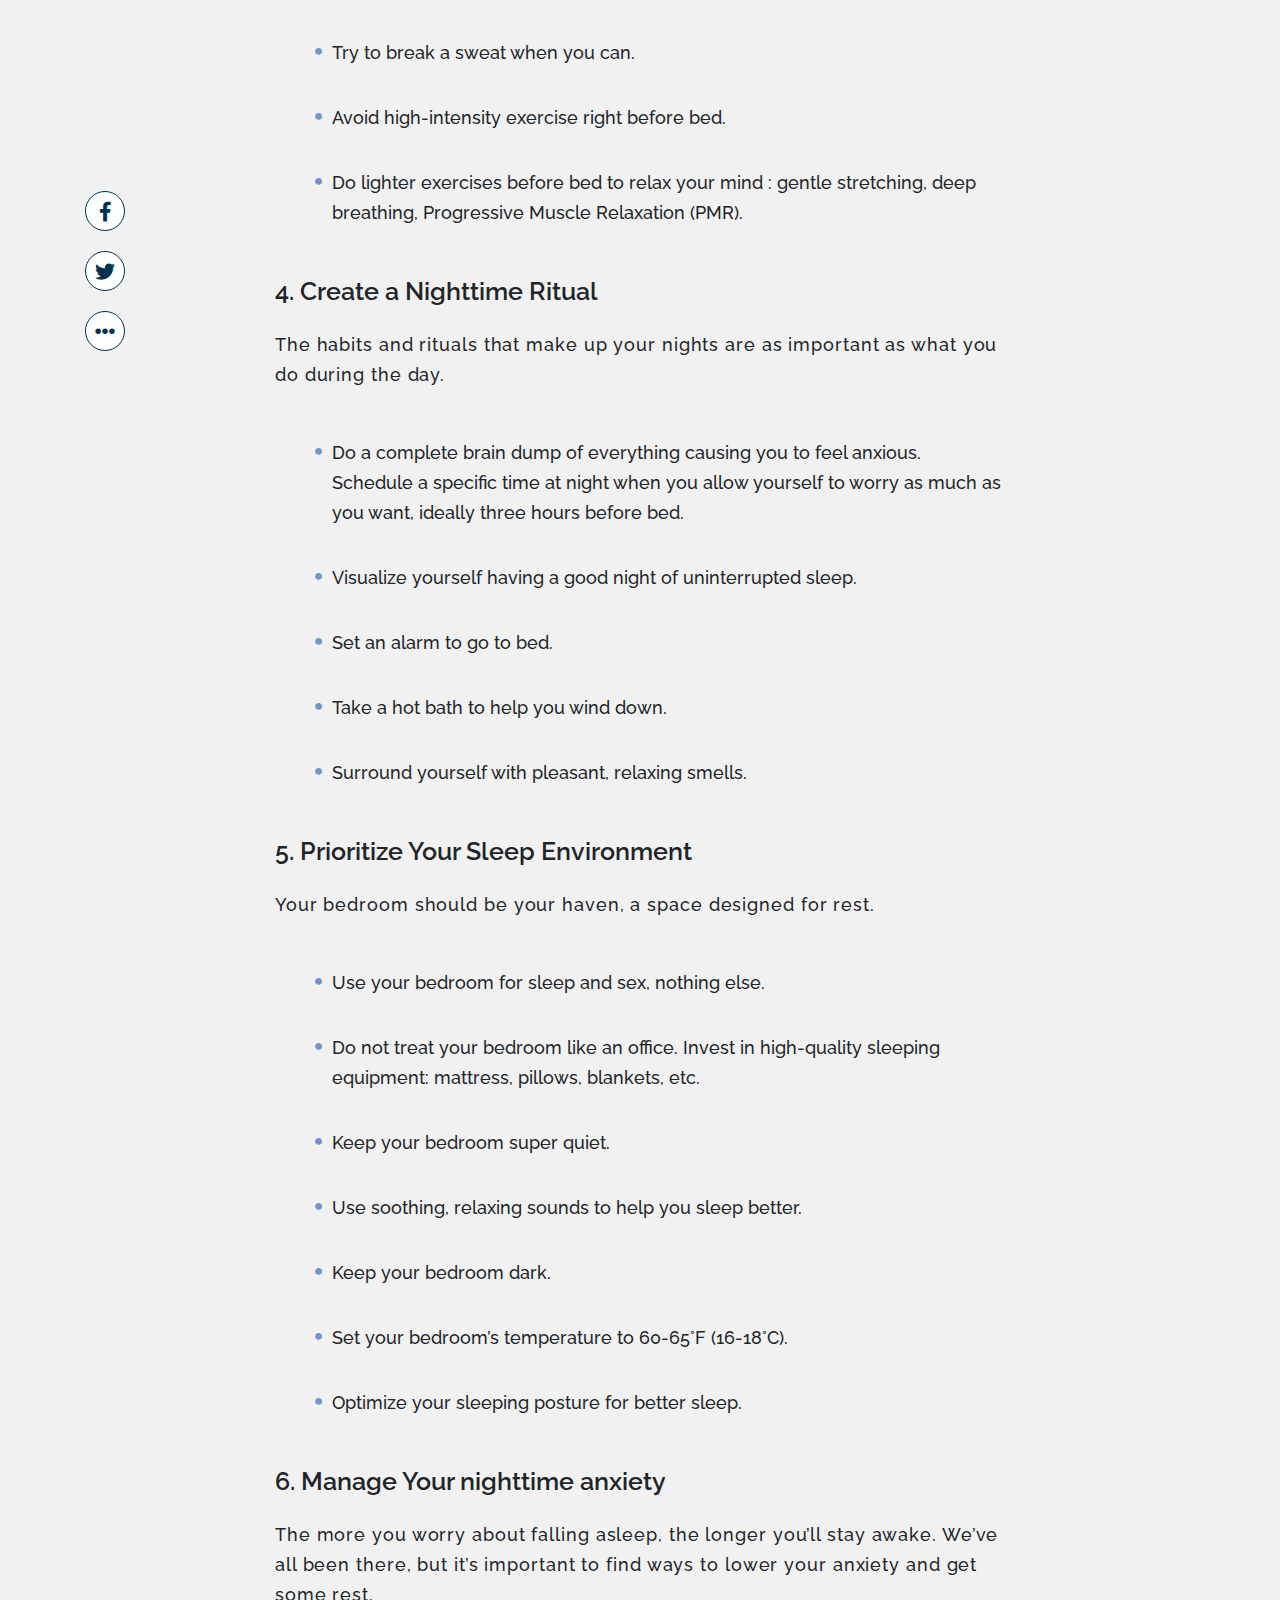
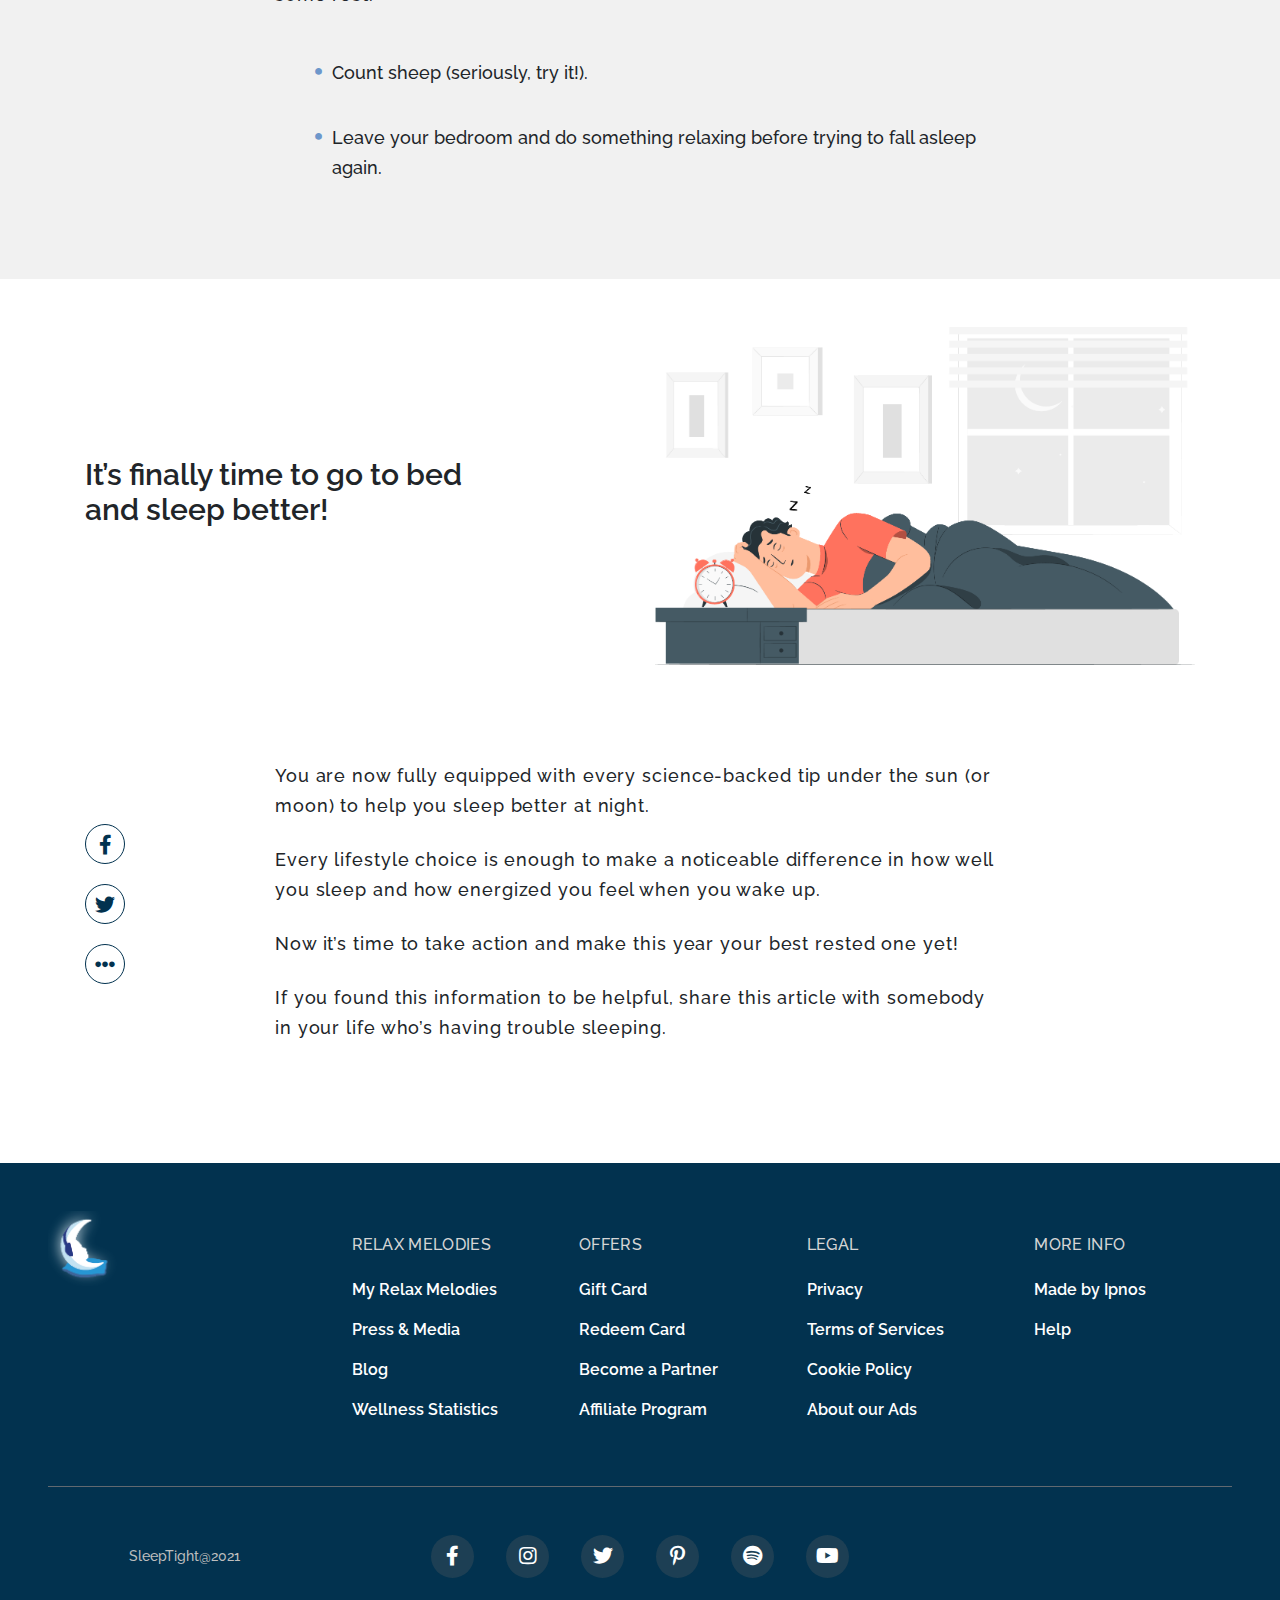
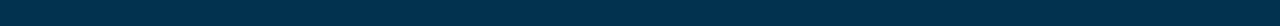
<file: sleep-better.html>
<!DOCTYPE html>
<html lang="en">

<head>
    <meta charset="UTF-8">
    <meta http-equiv="X-UA-Compatible" content="IE=edge">
    <meta name="viewport" content="width=device-width, initial-scale=1.0">
    <title>Sleep Tight</title>
    <!-- BOOSTRAP CSS -->
    <link rel="stylesheet" href="https://cdnjs.cloudflare.com/ajax/libs/font-awesome/5.15.0/css/all.min.css">
    <link rel="stylesheet" href="./css/bootstrap.min.css">
    <link rel="stylesheet" href="./css/style.css">
    <link rel="stylesheet" href="./css/responsive.css">
</head>

<body>

    <!-- START HEADER -->
    <header>
        <div class="header-nav">
            <div class="container-fluid pt-2 px-3 px-md-5">
                <div class="row align-items-start align-items-xl-center justify-content-between">
                    <div class="col-2">
                        <a href="index.html">
                            <img src="./images/logo-header.png" width="80px" class="header-logo" alt="">
                        </a>
                    </div>
                    <div class="col-lg-12 col-xl-10  mt-lg-0 ">
                        <nav class="navbar position-relative navbar-expand-xl justify-content-end px-0">
                            <button class="navbar-toggler bg-white py-1 " type="button" data-toggle="collapse" data-target="#navbarNav" aria-controls="navbarNav" aria-expanded="false" aria-label="Toggle navigation">
                              <i class="fas fa-bars"></i>
                            </button>
                            <div class="collapse navbar-collapse justify-content-end" id="navbarNav">
                                <ul class="navbar-nav">
                                    <li class="nav-item px-1">
                                        <a class="nav-link font-600 mx-2 font-16px" href="index.html">Home <span class="sr-only">(current)</span></a>
                                    </li>
                                    <li class="nav-item px-1 active">
                                        <a class="nav-link font-600 mx-2 font-16px" href="sleep-better.html">Sleep Better</a>
                                    </li>
                                    <li class="nav-item px-1">
                                        <a class="nav-link font-600 mx-2 font-16px" href="relaxation-meditation.html">Relaxation & Meditation</a>
                                    </li>
                                    <li class="nav-item px-1">
                                        <a class="nav-link font-600 mx-2 font-16px" href="sleep-sounds.html">Sounds for Sleep</a>
                                    </li>
                                    <li class="nav-item px-1">
                                        <a class="nav-link font-600 mx-2 font-16px" href="blog.html">Our Blogs</a>
                                    </li>
                                    <li class="nav-item px-1">
                                        <a class="nav-link font-600 mx-2 font-16px" href="login.html">Login</a>
                                    </li>
                                </ul>
                            </div>
                        </nav>
                    </div>
                </div>
            </div>
        </div>
        <div class="header-content container">
            <div class="row justify-content-center">
                <div class="col-sm-12 col-md-12 col-lg-10">
                    <h3 class="font-50px font-500 my-5 pt-5 text-white">
                        Sleep Better with Relax Melodies
                    </h3>
                    <div class="text-center">
                        <img src="./images/banner1.png" class="img-fluid" width="60%">
                    </div>
                </div>
            </div>
        </div>
    </header>
    <!-- END HEADER -->
    <!-- ============================ -->
    <!-- START GET STARTED -->

    <section class="better pt-5">
        <!--  -->
        <div class="better-content py-5">
            <div class="container">
                <div class="row align-items-center">
                    <div class="col-md-12 col-lg-2 order-2 order-lg-1">
                        <div class="share d-flex flex-row flex-lg-column">
                            <a href="#" class="social-item mr-3"><i class="fab fa-facebook-f"></i></a>
                            <a href="#" class="social-item mr-3"><i class="fab fa-twitter"></i></a>
                            <a href="#!" class="social-item btn-open-share"><i class="fas fa-ellipsis-h"></i></a>
                            <div class="share-more flex-row  flex-lg-column">
                                <a href="#!" class="btn-close-share"><i class="fas fa-times"></i></a>

                                <a href="#"> <i class="fab fa-linkedin-in"></i> </a>

                                <a href="#"> <i class="fas fa-envelope"></i> </a>

                                <a href="#"> <i class="fas fa-link"></i> </a>
                            </div>
                        </div>
                    </div>
                    <div class="col-md-12 col-lg-8  order-1 order-lg-2">
                        <div class="font-500">
                            <p>
                                High-quality rest is so vital to our mental well-being and physical health that scientists have spent years trying to figure out how humans can get their best sleep.
                            </p>
                            <p class="my-5">
                                Through their extensive research, they’ve found that getting good sleep will help you:
                            </p>
                            <ul class="list-content">
                                <li>
                                    <i class="fas fa-circle"></i> Be more productive.
                                </li>
                                <li>
                                    <i class="fas fa-circle"></i> Improve your creativity.
                                </li>
                                <li>
                                    <i class="fas fa-circle"></i> Maintain a healthy weight.
                                </li>
                                <li>
                                    <i class="fas fa-circle"></i> Keep hunger cravings at bay.
                                </li>
                            </ul>
                        </div>
                    </div>
                </div>
            </div>
        </div>
        <!--  -->
        <div class="better-stories py-5 bg-content">
            <div class="container">
                <div class="row justify-content-center">
                    <div class="col-sm-12 col-md-12 col-lg-8">
                        <div class="row align-items-center justify-content-between">
                            <div class="col-sm-12 col-md-12 col-lg-6 mb-5 mb-lg-0">
                                <div class="font-500">
                                    <h3 class="font-30">
                                        Bedtime Stories
                                    </h3>
                                    <p>
                                        Whether written in-house or taken from pre-existing literature, each bedtime story has been carefully selected to help you nod off. The stories are accompanied by a custom soundscape that will help transport you to another world.
                                    </p>
                                    <a href="index.html#device" class="btn btn-page">Discovers</a>
                                </div>
                            </div>
                            <div class="col-sm-12 col-md-12 col-lg-5 text-center">
                                <img src="./images/app2.png" class="img-fluid">
                            </div>
                        </div>
                    </div>
                </div>
            </div>
        </div>
        <!--  -->
        <div class="better-hypnosis py-5">
            <div class="container">
                <div class="row justify-content-center">
                    <div class="col-sm-12 col-md-12 col-lg-8">
                        <div class="row align-items-center justify-content-between">
                            <div class="col-sm-12 col-md-12 col-lg-5 mb-5 mb-lg-0 text-center">
                                <img src="./images/app5.png" class="img-fluid">
                            </div>
                            <div class="col-sm-12 col-md-12 col-lg-6">
                                <div class="font-500">
                                    <h3 class="font-30">
                                        Sleep Hypnosis
                                    </h3>
                                    <p>
                                        Sleep hypnosis is a guided technique that helps the listener drift off to sleep. You’ll experience deeper sleep with the guidance of verbal cues and relaxing melodies.
                                    </p>
                                    <a href="index.html#device" class="btn btn-page">Discovers</a>
                                </div>
                            </div>
                        </div>
                    </div>
                </div>
            </div>
        </div>
        <!--  -->
        <div class="better-tip py-5 bg-content">
            <div class="container">
                <div class="row align-items-center">
                    <div class="col-sm-12 col-md-6 mb-5 mb-md-0">
                        <h2 class="font-600 font-30px">
                            Tips & Tricks to Sleep Better
                        </h2>
                    </div>
                    <div class="col-sm-12 col-md-6">
                        <img src="./images/meongungon.png" alt="" class="img-fluid">
                    </div>
                </div>
                <div class="tip-content pt-5">
                    <div class="row align-items-center">
                        <div class="col-md-12 col-lg-2 order-2 order-lg-1">
                            <div class="share d-flex flex-row flex-lg-column">
                                <a href="#" class="social-item mr-3"><i class="fab fa-facebook-f"></i></a>
                                <a href="#" class="social-item mr-3"><i class="fab fa-twitter"></i></a>
                                <a href="#!" class="social-item btn-open-share"><i class="fas fa-ellipsis-h"></i></a>
                                <div class="share-more flex-row  flex-lg-column">
                                    <a href="#!" class="btn-close-share"><i class="fas fa-times"></i></a>

                                    <a href="#"> <i class="fab fa-linkedin-in"></i> </a>

                                    <a href="#"> <i class="fas fa-envelope"></i> </a>

                                    <a href="#"> <i class="fas fa-link"></i> </a>
                                </div>
                            </div>
                        </div>
                        <div class="col-md-12 col-lg-8  order-1 order-lg-2">
                            <!-- tip 1 -->
                            <div class="tip-1 mb-5">
                                <h3 class="font-25px font-600 mb-4">
                                    1. Change Your Daily Sleep Habits
                                </h3>
                                <div class="font-500">
                                    <p class="mb-5">
                                        Lifestyle choices dictate the quality of your sleep. Making poor choices can contribute more to poor sleep than you might think.
                                    </p>
                                    <ul class="list-content">
                                        <li>
                                            <i class="fas fa-circle"></i> Avoid long naps late in the day. Naps should last around 20 minutes and never exceed 90 minutes.
                                        </li>
                                        <li>
                                            <i class="fas fa-circle"></i>Nap earlier rather than later. Try napping before 3 p.m to reduce the risks of disturbing your sleep schedule.
                                        </li>
                                        <li>
                                            <i class="fas fa-circle"></i>Whatever you do, don’t hit the snooze button! If you maintain a regular sleep schedule and avoid hitting the snooze button for a few weeks, you may naturally wake up when you want
                                            with no alarm.
                                        </li>
                                        <li>
                                            <i class="fas fa-circle"></i>Increase your exposure to natural light during the day: On top of raising your body temperature and waking you up, light elevates your body’s levels of serotonin.
                                        </li>
                                    </ul>
                                </div>
                            </div>
                            <!-- tip 2 -->
                            <div class="tip-2 mb-5">
                                <h3 class="font-25px font-600 mb-4">
                                    2. Improve Your Nutrition & Diet
                                </h3>
                                <div class="font-500">
                                    <p class="mb-5">
                                        Depending on the foods you eat, how much you eat, and when you eat, your nutritional choices will be the difference between a night of deep rest and a night of restlessness.
                                    </p>
                                    <ul class="list-content">
                                        <li>
                                            <i class="fas fa-circle"></i> Lay off alcohol before bedtime.
                                        </li>
                                        <li>
                                            <i class="fas fa-circle"></i> Try to stop smoking or avoid smoking right before bedtime.
                                        </li>
                                        <li>
                                            <i class="fas fa-circle"></i> Eat a lighter meal before bed.
                                        </li>
                                        <li>
                                            <i class="fas fa-circle"></i> Avoid eating too close to your bedtime.
                                        </li>
                                        <li>
                                            <i class="fas fa-circle"></i> Ditch the extra cup of coffee.
                                        </li>
                                    </ul>
                                </div>
                            </div>
                            <!-- Tip 3 -->
                            <div class="tip-3 mb-5">
                                <h3 class="font-25px font-600 mb-4">
                                    3. Create a Habit of Exercising
                                </h3>
                                <div class="font-500">
                                    <p class="mb-5">
                                        Believe it or not, your level of physical activity can affect your ability to fall asleep and stay asleep.
                                    </p>
                                    <ul class="list-content">
                                        <li>
                                            <i class="fas fa-circle"></i> Try to break a sweat when you can.
                                        </li>
                                        <li>
                                            <i class="fas fa-circle"></i> Avoid high-intensity exercise right before bed.
                                        </li>
                                        <li>
                                            <i class="fas fa-circle"></i> Do lighter exercises before bed to relax your mind : gentle stretching, deep breathing, Progressive Muscle Relaxation (PMR).
                                        </li>
                                    </ul>
                                </div>
                            </div>
                            <!-- TIP 4 -->
                            <div class="tip-4 mb-5">
                                <h3 class="font-25px font-600 mb-4">
                                    4. Create a Nighttime Ritual
                                </h3>
                                <div class="font-500">
                                    <p class="mb-5">
                                        The habits and rituals that make up your nights are as important as what you do during the day.
                                    </p>
                                    <ul class="list-content">
                                        <li>
                                            <i class="fas fa-circle"></i> Do a complete brain dump of everything causing you to feel anxious. Schedule a specific time at night when you allow yourself to worry as much as you want, ideally three hours before
                                            bed.
                                        </li>
                                        <li>
                                            <i class="fas fa-circle"></i> Visualize yourself having a good night of uninterrupted sleep.
                                        </li>
                                        <li>
                                            <i class="fas fa-circle"></i> Set an alarm to go to bed.
                                        </li>
                                        <li>
                                            <i class="fas fa-circle"></i> Take a hot bath to help you wind down.
                                        </li>
                                        <li>
                                            <i class="fas fa-circle"></i> Surround yourself with pleasant, relaxing smells.
                                        </li>
                                    </ul>
                                </div>
                            </div>
                            <!-- TIP 5 -->
                            <div class="tip-5 mb-5">
                                <h3 class="font-25px font-600 mb-4">
                                    5. Prioritize Your Sleep Environment
                                </h3>
                                <div class="font-500">
                                    <p class="mb-5">
                                        Your bedroom should be your haven, a space designed for rest.
                                    </p>
                                    <ul class="list-content">
                                        <li>
                                            <i class="fas fa-circle"></i> Use your bedroom for sleep and sex, nothing else.
                                        </li>
                                        <li>
                                            <i class="fas fa-circle"></i> Do not treat your bedroom like an office. Invest in high-quality sleeping equipment: mattress, pillows, blankets, etc.
                                        </li>
                                        <li>
                                            <i class="fas fa-circle"></i> Keep your bedroom super quiet.
                                        </li>
                                        <li>
                                            <i class="fas fa-circle"></i> Use soothing, relaxing sounds to help you sleep better.
                                        </li>
                                        <li>
                                            <i class="fas fa-circle"></i> Keep your bedroom dark.
                                        </li>
                                        <li>
                                            <i class="fas fa-circle"></i> Set your bedroom’s temperature to 60-65°F (16-18°C).
                                        </li>
                                        <li>
                                            <i class="fas fa-circle"></i> Optimize your sleeping posture for better sleep.
                                        </li>
                                    </ul>
                                </div>
                            </div>
                            <!-- TIP 6 -->
                            <div class="tip-6 mb-5">
                                <h3 class="font-25px font-600 mb-4">
                                    6. Manage Your nighttime anxiety
                                </h3>
                                <div class="font-500">
                                    <p class="mb-5">
                                        The more you worry about falling asleep, the longer you’ll stay awake. We’ve all been there, but it’s important to find ways to lower your anxiety and get some rest.
                                    </p>
                                    <ul class="list-content">
                                        <li>
                                            <i class="fas fa-circle"></i> Count sheep (seriously, try it!).
                                        </li>
                                        <li>
                                            <i class="fas fa-circle"></i> Leave your bedroom and do something relaxing before trying to fall asleep again.
                                        </li>
                                    </ul>
                                </div>
                            </div>
                        </div>
                    </div>
                </div>
            </div>
        </div>
        <!--  -->
        <div class="better-bed py-5">
            <div class="container">
                <div class="row align-items-center">
                    <div class="col-sm-12 col-md-6 mb-5 mb-md-0">
                        <h2 class="font-600 font-30px">
                            It’s finally time to go to bed <br class="d-none d-lg-block"> and sleep better!
                        </h2>
                    </div>
                    <div class="col-sm-12 col-md-6">
                        <img src="./images/ngu.png" alt="" class="img-fluid">
                    </div>
                </div>
                <div class="bed-content py-5 mt-5">
                    <div class="row align-items-center">
                        <div class="col-md-12 col-lg-2 order-2 order-lg-1">
                            <div class="share d-flex flex-row flex-lg-column">
                                <a href="#" class="social-item mr-3"><i class="fab fa-facebook-f"></i></a>
                                <a href="#" class="social-item mr-3"><i class="fab fa-twitter"></i></a>
                                <a href="#!" class="social-item btn-open-share"><i class="fas fa-ellipsis-h"></i></a>
                                <div class="share-more flex-row  flex-lg-column">
                                    <a href="#!" class="btn-close-share"><i class="fas fa-times"></i></a>

                                    <a href="#"> <i class="fab fa-linkedin-in"></i> </a>

                                    <a href="#"> <i class="fas fa-envelope"></i> </a>

                                    <a href="#"> <i class="fas fa-link"></i> </a>
                                </div>
                            </div>
                        </div>
                        <div class="col-md-12 col-lg-8  order-1 order-lg-2">
                            <div class="font-500">
                                <p class="mb-4">
                                    You are now fully equipped with every science-backed tip under the sun (or moon) to help you sleep better at night.
                                </p>
                                <p class="mb-4">
                                    Every lifestyle choice is enough to make a noticeable difference in how well you sleep and how energized you feel when you wake up.
                                </p>
                                <p class="mb-4">
                                    Now it’s time to take action and make this year your best rested one yet!
                                </p>
                                <p class="mb-4">
                                    If you found this information to be helpful, share this article with somebody in your life who’s having trouble sleeping.
                                </p>
                            </div>
                        </div>
                    </div>
                </div>
            </div>
        </div>
    </section>


    <!-- START FOOTER -->
    <footer class="pt-5 bg-footer">
        <div class="container-fluid px-3 px-md-5">
            <!-- footer list -->
            <div class="row">
                <div class="col-sm-3">
                    <img src="./images/logo-header.png" width="80px" alt="" class="header-logo">
                </div>
                <div class="col-sm-9 mt-4">
                    <div class="row">
                        <div class="col-12 col-sm-6 col-md-6 col-lg-3 mb-5 mb-lg-0">
                            <ul class="list-unstyled text-white">
                                <h3 class="font-16px mb-4">RELAX MELODIES</h3>
                                <li class="my-3">
                                    <a href="#"> My Relax Melodies </a>
                                </li>
                                <li class="my-3">
                                    <a href="#"> Press & Media </a>
                                </li>
                                <li class="my-3">
                                    <a href="#"> Blog </a>
                                </li>
                                <li class="my-3">
                                    <a href="#"> Wellness Statistics </a>
                                </li>
                            </ul>
                        </div>
                        <div class="col-12 col-sm-6 col-md-6 col-lg-3 mb-5 mb-lg-0">
                            <ul class="list-unstyled text-white">
                                <h3 class="font-16px mb-4">OFFERS </h3>
                                <li class="my-3">
                                    <a href="#"> Gift Card</a>
                                </li>
                                <li class="my-3">
                                    <a href="#"> Redeem Card</a>
                                </li>
                                <li class="my-3">
                                    <a href="#">Become a Partner </a>
                                </li>
                                <li class="my-3">
                                    <a href="#">Affiliate Program </a>
                                </li>
                            </ul>
                        </div>
                        <div class="col-12 col-sm-6 col-md-6 col-lg-3 mb-5 mb-lg-0">
                            <ul class="list-unstyled text-white">
                                <h3 class="font-16px mb-4">LEGAL </h3>
                                <li class="my-3">
                                    <a href="#"> Privacy</a>
                                </li>
                                <li class="my-3">
                                    <a href="#"> Terms of Services </a>
                                </li>
                                <li class="my-3">
                                    <a href="#"> Cookie Policy </a>
                                </li>
                                <li class="my-3">
                                    <a href="#"> About our Ads </a>
                                </li>
                            </ul>
                        </div>
                        <div class="col-12 col-sm-6 col-md-6 col-lg-3">
                            <ul class="list-unstyled text-white">
                                <h3 class="font-16px mb-4">MORE INFO</h3>
                                <li class="my-3">
                                    <a href="#"> Made by Ipnos </a>
                                </li>
                                <li class="my-3">
                                    <a href="#"> Help </a>
                                </li>
                            </ul>
                        </div>
                    </div>
                </div>
            </div>
            <!-- copy right -->
            <hr class="bg-secondary my-5">
            <div class="copy-right pb-5">
                <div class="row align-items-center">
                    <div class="col-md-12 col-lg-3 text-center ">
                        <h6 class="font-14px mb-0">SleepTight@2021</h6>
                    </div>
                    <div class="col-md-12 col-lg-6 mt-4 mt-lg-0">
                        <div class="icon-social d-flex justify-content-between justify-content-lg-center">
                            <a href="#" class="mr-2 mx-md-3"><i class="fab fa-facebook-f "></i></a>
                            <a href="#" class="mx-2 mx-md-3"><i class="fab fa-instagram "></i></a>
                            <a href="#" class="mx-2 mx-md-3"><i class="fab fa-twitter "></i></a>
                            <a href="#" class="mx-2 mx-md-3"><i class="fab fa-pinterest-p "></i></a>
                            <a href="#" class="mx-2 mx-md-3"><i class="fab fa-spotify "></i></a>
                            <a href="#" class="ml-2 mx-md-3"><i class="fab fa-youtube "></i></a>
                        </div>
                    </div>
                </div>
            </div>
        </div>
    </footer>
    <!-- END FOOTER -->


    <!-- JQUERY -->
    <script src="./js/jquery.slim.min.js "></script>
    <script src="./js/bootstrap.bundle.min.js "></script>
    <script src="./js/custom.js "></script>
</body>

</html>
</file>
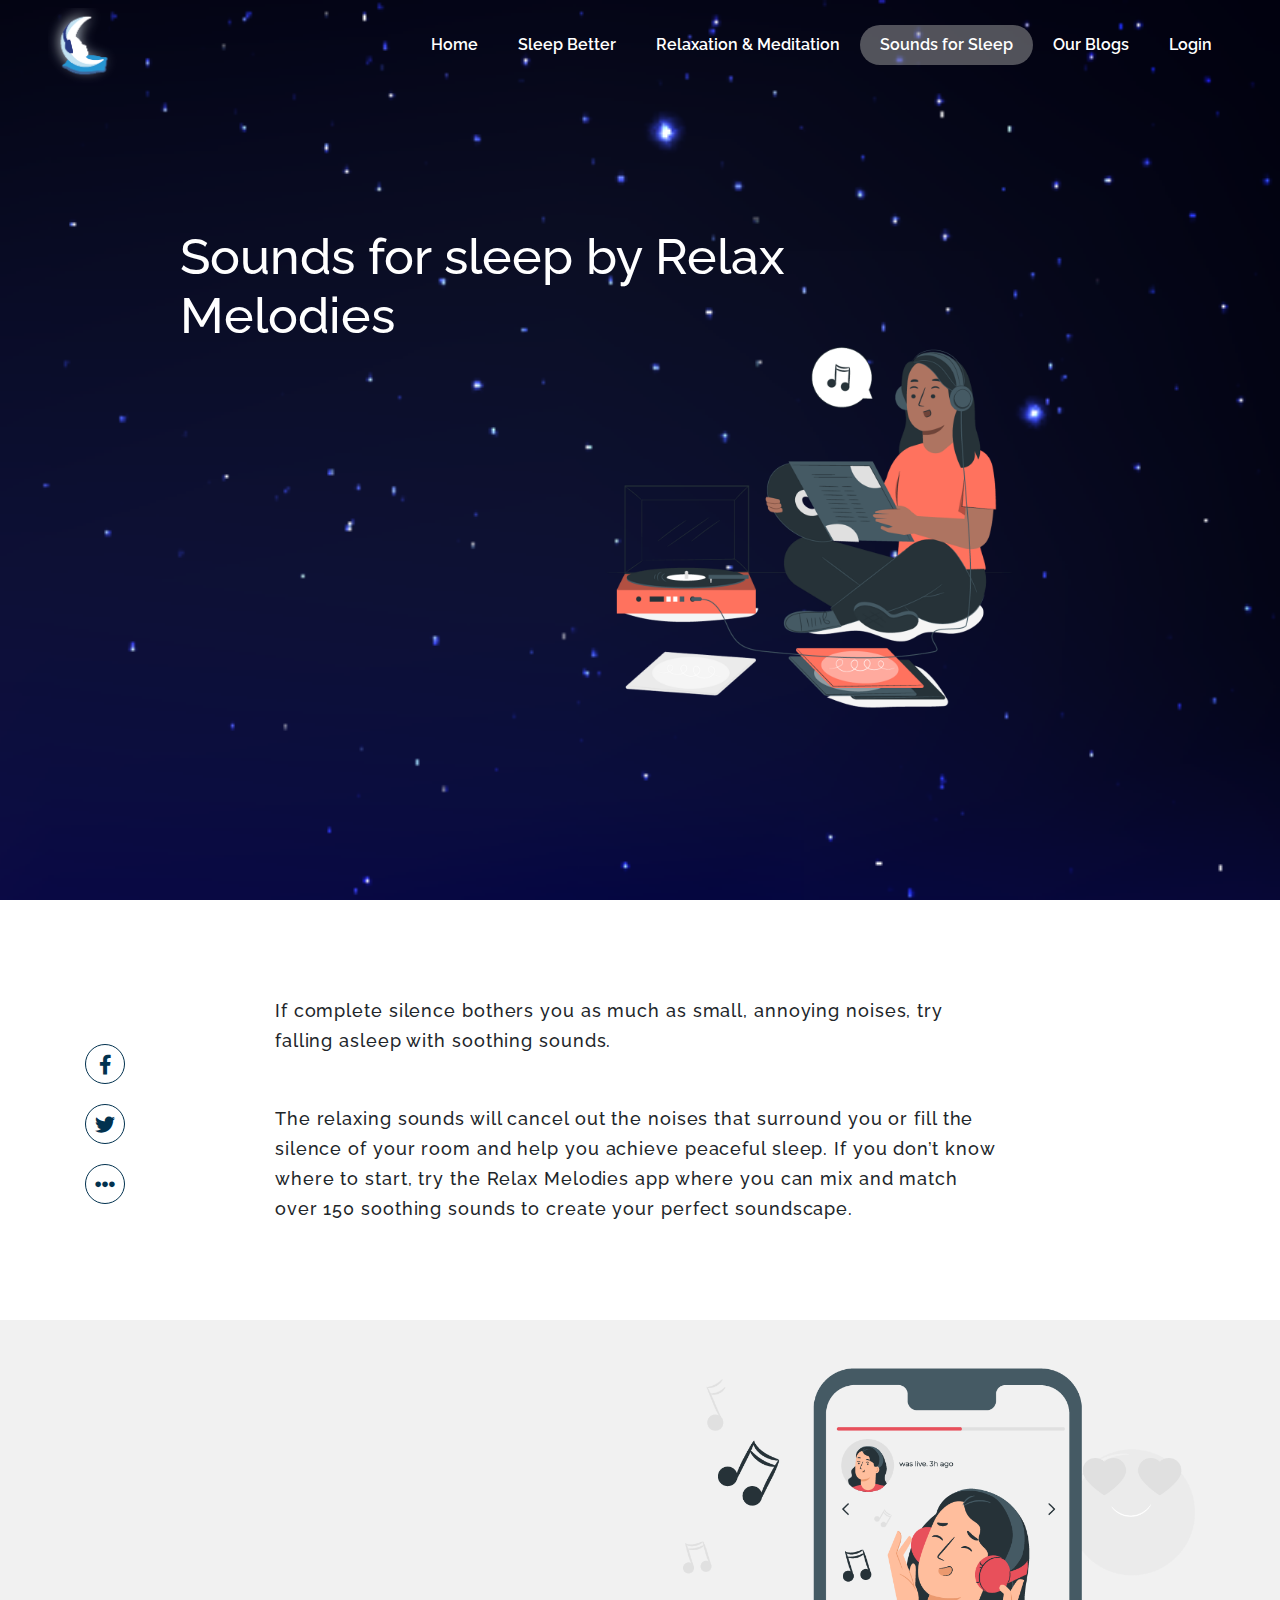
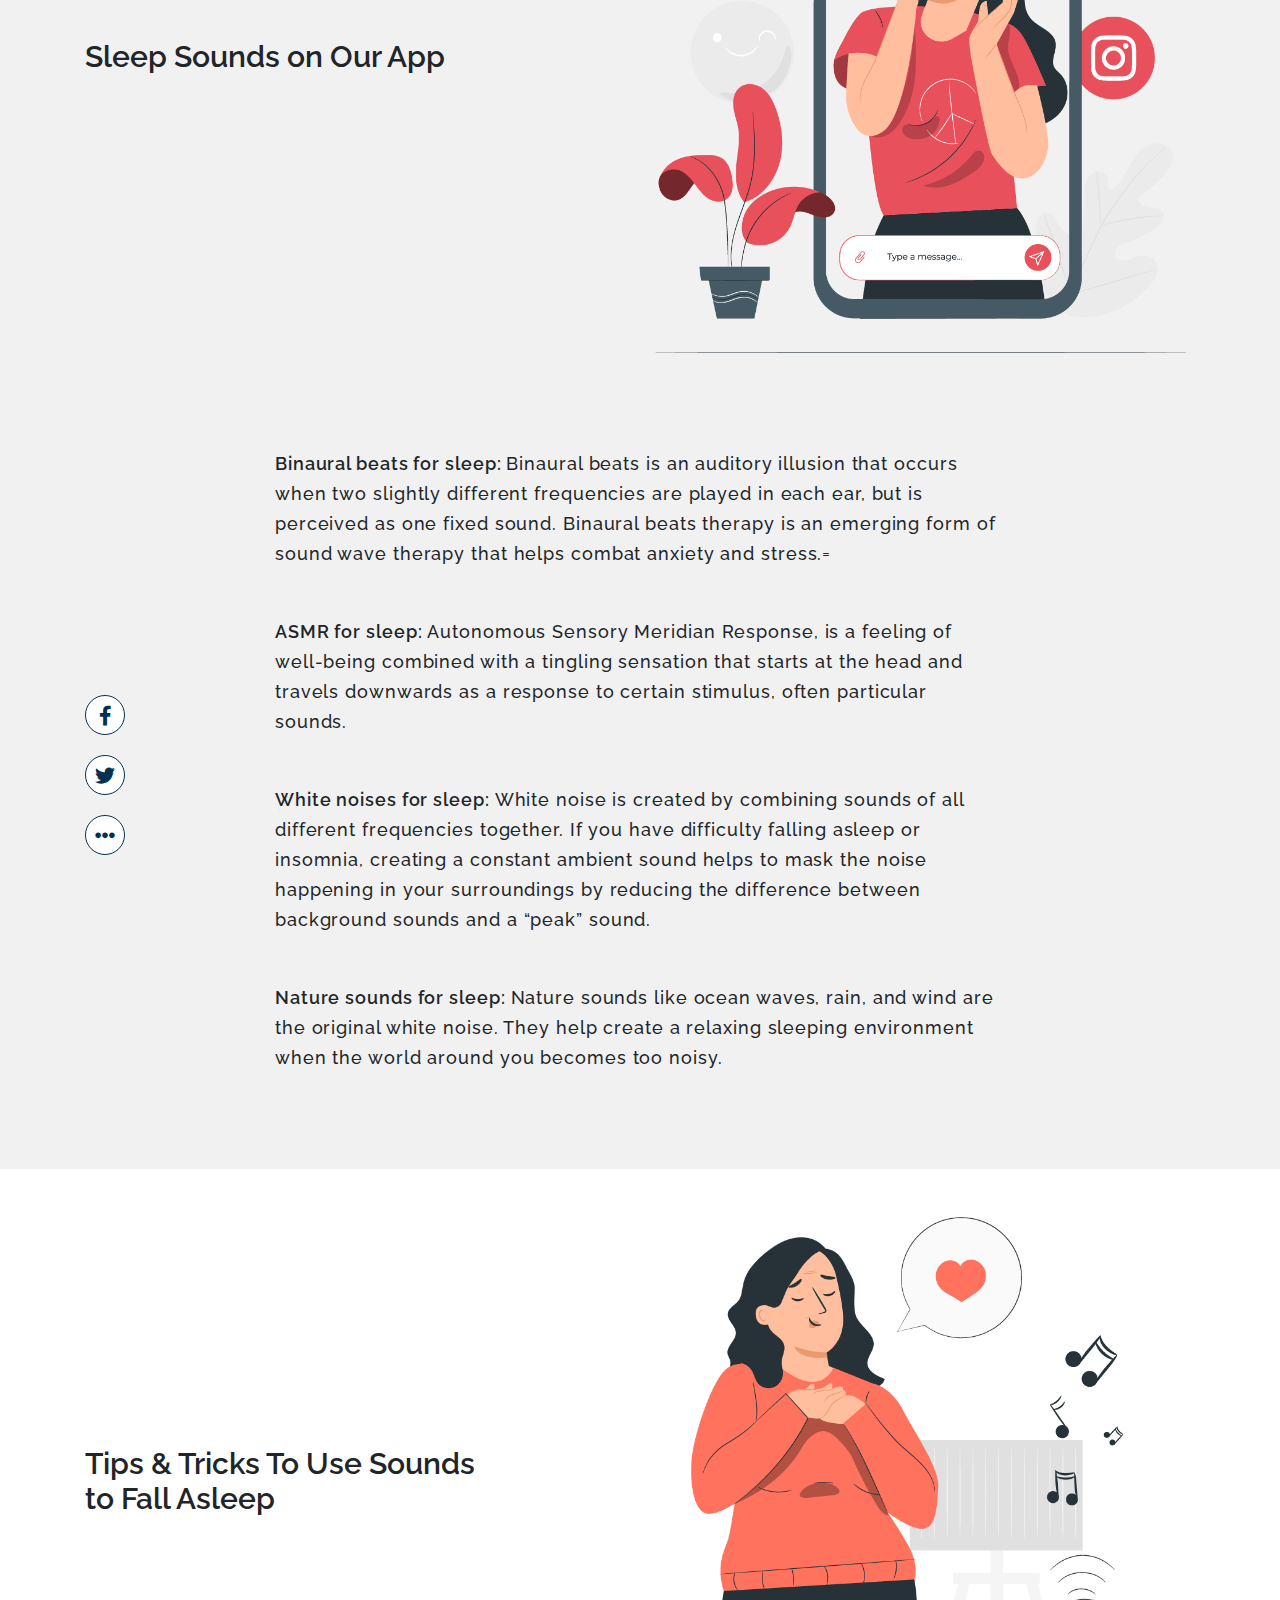
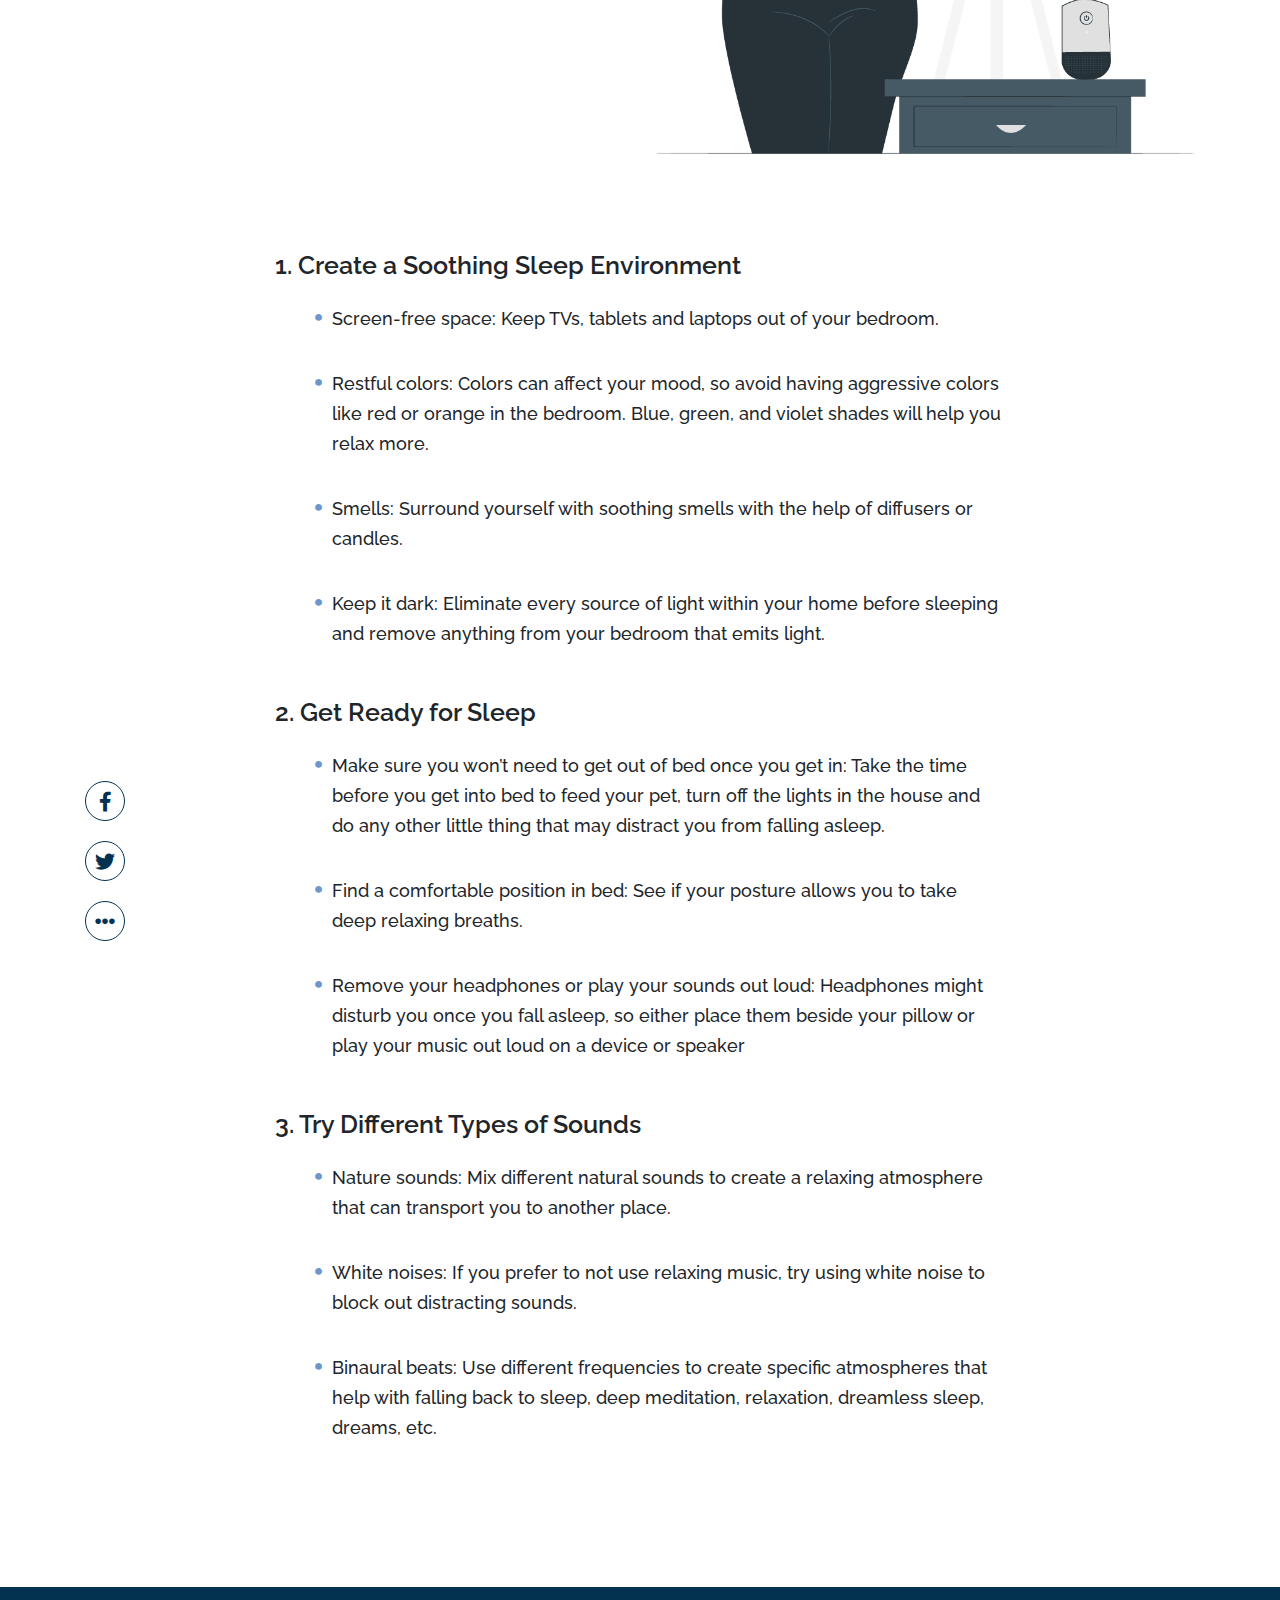
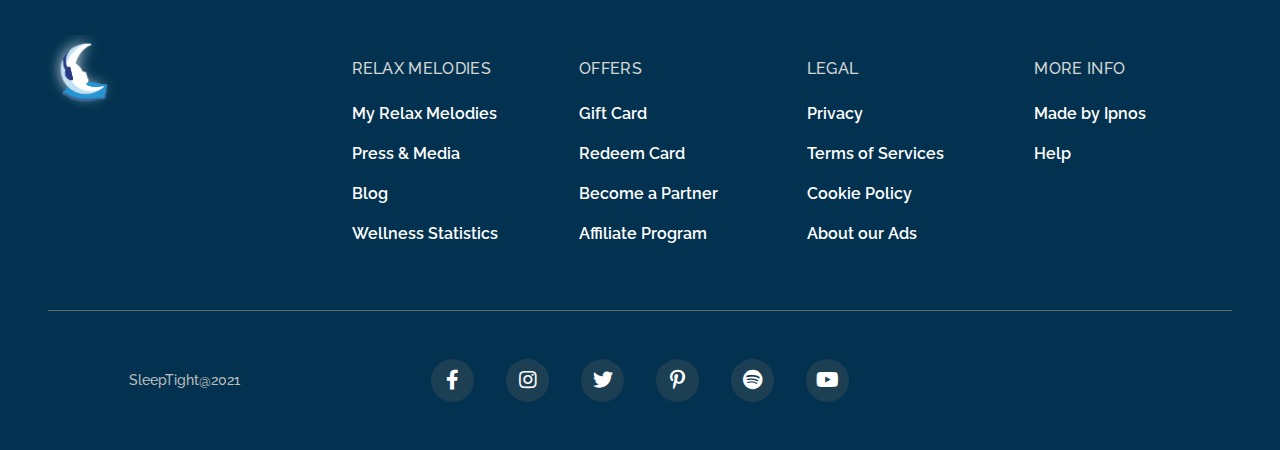
<file: sleep-sounds.html>
<!DOCTYPE html>
<html lang="en">

<head>
    <meta charset="UTF-8">
    <meta http-equiv="X-UA-Compatible" content="IE=edge">
    <meta name="viewport" content="width=device-width, initial-scale=1.0">
    <title>Sleep Tight</title>
    <!-- BOOSTRAP CSS -->
    <link rel="stylesheet" href="https://cdnjs.cloudflare.com/ajax/libs/font-awesome/5.15.0/css/all.min.css">
    <link rel="stylesheet" href="./css/bootstrap.min.css">
    <link rel="stylesheet" href="./css/style.css">
    <link rel="stylesheet" href="./css/responsive.css">
</head>

<body>

    <!-- START HEADER -->
    <header>
        <div class="header-nav">
            <div class="container-fluid pt-2 px-3 px-md-5">
                <div class="row align-items-start align-items-xl-center justify-content-between">
                    <div class="col-2">
                        <a href="index.html">
                            <img src="./images/logo-header.png" width="80px" class="header-logo" alt="">
                        </a>
                    </div>
                    <div class="col-lg-12 col-xl-10  mt-lg-0 ">
                        <nav class="navbar position-relative navbar-expand-xl justify-content-end px-0">
                            <button class="navbar-toggler bg-white py-1 " type="button" data-toggle="collapse" data-target="#navbarNav" aria-controls="navbarNav" aria-expanded="false" aria-label="Toggle navigation">
                              <i class="fas fa-bars"></i>
                            </button>
                            <div class="collapse navbar-collapse justify-content-end" id="navbarNav">
                                <ul class="navbar-nav">
                                    <li class="nav-item px-1">
                                        <a class="nav-link font-600 mx-2 font-16px" href="index.html">Home <span class="sr-only">(current)</span></a>
                                    </li>
                                    <li class="nav-item px-1">
                                        <a class="nav-link font-600 mx-2 font-16px" href="sleep-better.html">Sleep Better</a>
                                    </li>
                                    <li class="nav-item px-1">
                                        <a class="nav-link font-600 mx-2 font-16px" href="relaxation-meditation.html">Relaxation & Meditation</a>
                                    </li>
                                    <li class="nav-item px-1 active">
                                        <a class="nav-link font-600 mx-2 font-16px" href="sleep-sounds.html">Sounds for Sleep</a>
                                    </li>
                                    <li class="nav-item px-1">
                                        <a class="nav-link font-600 mx-2 font-16px" href="blog.html">Our Blogs</a>
                                    </li>
                                    <li class="nav-item px-1">
                                        <a class="nav-link font-600 mx-2 font-16px" href="login.html">Login</a>
                                    </li>
                                </ul>
                            </div>
                        </nav>
                    </div>
                </div>
            </div>
        </div>
        <div class="header-content container">
            <div class="row justify-content-center">
                <div class="col-sm-12 col-md-12 col-lg-10 mt-0 mt-lg-5">
                    <h3 class="font-50px font-500 mt-5 pt-5 mb-5 mb-lg-0 text-white">
                        Sounds for sleep by Relax <br class="d-none d-lg-block"> Melodies
                    </h3>
                    <div class="text-center text-lg-right pb-3">
                        <img src="./images/banner3.png" class="banner-sounds" width="60%">
                    </div>
                </div>
            </div>
        </div>
    </header>
    <!-- END HEADER -->
    <!-- ============================ -->
    <!-- START GET STARTED -->


    <!-- START SOUNDS -->
    <section class="sounds py-5">
        <!--  -->
        <div class="sounds-content py-5">
            <div class="container">
                <div class="row align-items-center">
                    <div class="col-md-12 col-lg-2 order-2 order-lg-1">
                        <div class="share d-flex flex-row flex-lg-column">
                            <a href="#" class="social-item mr-3"><i class="fab fa-facebook-f"></i></a>
                            <a href="#" class="social-item mr-3"><i class="fab fa-twitter"></i></a>
                            <a href="#!" class="social-item btn-open-share"><i class="fas fa-ellipsis-h"></i></a>
                            <div class="share-more flex-row  flex-lg-column">
                                <a href="#!" class="btn-close-share"><i class="fas fa-times"></i></a>

                                <a href="#"> <i class="fab fa-linkedin-in"></i> </a>

                                <a href="#"> <i class="fas fa-envelope"></i> </a>

                                <a href="#"> <i class="fas fa-link"></i> </a>
                            </div>
                        </div>
                    </div>
                    <div class="col-md-12 col-lg-8 order-1 order-lg-2">
                        <div class="font-500">
                            <p>
                                If complete silence bothers you as much as small, annoying noises, try falling asleep with soothing sounds.
                            </p>
                            <p class="my-5">
                                The relaxing sounds will cancel out the noises that surround you or fill the silence of your room and help you achieve peaceful sleep. If you don’t know where to start, try the Relax Melodies app where you can mix and match over 150 soothing sounds to
                                create your perfect soundscape.
                            </p>
                        </div>
                    </div>
                </div>
            </div>
        </div>
        <!--  -->
        <div class="sounds-app py-5 bg-content">
            <div class="container">
                <div class="row align-items-center">
                    <div class="col-sm-12 col-md-6 mb-5 mb-md-0">
                        <h2 class="font-600 font-30px">
                            Sleep Sounds on Our App
                        </h2>
                    </div>
                    <div class="col-sm-12 col-md-6 text-center">
                        <img src="./images/amnhac2.png" alt="" class="img-fluid">
                    </div>
                </div>
                <div class="row align-items-center mt-5 pt-5">
                    <div class="col-md-12 col-lg-2 order-2 order-lg-1">
                        <div class="share d-flex flex-row flex-lg-column">
                            <a href="#" class="social-item mr-3"><i class="fab fa-facebook-f"></i></a>
                            <a href="#" class="social-item mr-3"><i class="fab fa-twitter"></i></a>
                            <a href="#!" class="social-item btn-open-share"><i class="fas fa-ellipsis-h"></i></a>
                            <div class="share-more flex-row  flex-lg-column">
                                <a href="#!" class="btn-close-share"><i class="fas fa-times"></i></a>

                                <a href="#"> <i class="fab fa-linkedin-in"></i> </a>

                                <a href="#"> <i class="fas fa-envelope"></i> </a>

                                <a href="#"> <i class="fas fa-link"></i> </a>
                            </div>
                        </div>
                    </div>
                    <div class="col-md-12 col-lg-8 order-1 order-lg-2">
                        <div class="font-500">
                            <p class="mb-5">
                                <span class="font-600">Binaural beats for sleep: </span> Binaural beats is an auditory illusion that occurs when two slightly different frequencies are played in each ear, but is perceived as one fixed sound. Binaural beats
                                therapy is an emerging form of sound wave therapy that helps combat anxiety and stress.=
                            </p>
                            <p class="mb-5">
                                <span class="font-600">ASMR for sleep:</span> Autonomous Sensory Meridian Response, is a feeling of well-being combined with a tingling sensation that starts at the head and travels downwards as a response to certain stimulus,
                                often particular sounds.
                            </p>
                            <p class="mb-5">
                                <span class="font-600">White noises for sleep:</span> White noise is created by combining sounds of all different frequencies together. If you have difficulty falling asleep or insomnia, creating a constant ambient sound
                                helps to mask the noise happening in your surroundings by reducing the difference between background sounds and a “peak” sound.
                            </p>
                            <p class="mb-5">
                                <span class="font-600">Nature sounds for sleep: </span> Nature sounds like ocean waves, rain, and wind are the original white noise. They help create a relaxing sleeping environment when the world around you becomes too
                                noisy.
                            </p>
                        </div>
                    </div>
                </div>
            </div>
        </div>
        <!--  -->
        <div class="sounds-tip py-5">
            <div class="container">
                <div class="row align-items-center">
                    <div class="col-sm-12 col-md-6 mb-5 mb-md-0">
                        <h2 class="font-600 font-30px">
                            Tips & Tricks To Use Sounds <br class="d-none d-lg-block"> to Fall Asleep
                        </h2>
                    </div>
                    <div class="col-sm-12 col-md-6">
                        <img src="./images/music2.png" alt="" class="img-fluid">
                    </div>
                </div>
                <div class="tip-content mt-5 pt-5">
                    <div class="row align-items-center">
                        <div class="col-md-12 col-lg-2 order-2 order-lg-1">
                            <div class="share d-flex flex-row flex-lg-column">
                                <a href="#" class="social-item mr-3"><i class="fab fa-facebook-f"></i></a>
                                <a href="#" class="social-item mr-3"><i class="fab fa-twitter"></i></a>
                                <a href="#!" class="social-item btn-open-share"><i class="fas fa-ellipsis-h"></i></a>
                                <div class="share-more flex-row  flex-lg-column">
                                    <a href="#!" class="btn-close-share"><i class="fas fa-times"></i></a>

                                    <a href="#"> <i class="fab fa-linkedin-in"></i> </a>

                                    <a href="#"> <i class="fas fa-envelope"></i> </a>

                                    <a href="#"> <i class="fas fa-link"></i> </a>
                                </div>
                            </div>
                        </div>
                        <div class="col-md-12 col-lg-8 order-1 order-lg-2">
                            <!-- tip 1 -->
                            <div class="tip-1 mb-5">
                                <h3 class="font-25px font-600 mb-4">
                                    1. Create a Soothing Sleep Environment
                                </h3>
                                <div class="font-500">
                                    <ul class="list-content">
                                        <li>
                                            <i class="fas fa-circle"></i> Screen-free space: Keep TVs, tablets and laptops out of your bedroom.
                                        </li>
                                        <li>
                                            <i class="fas fa-circle"></i> Restful colors: Colors can affect your mood, so avoid having aggressive colors like red or orange in the bedroom. Blue, green, and violet shades will help you relax more.
                                        </li>
                                        <li>
                                            <i class="fas fa-circle"></i> Smells: Surround yourself with soothing smells with the help of diffusers or candles.

                                        </li>
                                        <li>
                                            <i class="fas fa-circle"></i> Keep it dark: Eliminate every source of light within your home before sleeping and remove anything from your bedroom that emits light.
                                        </li>
                                    </ul>
                                </div>
                            </div>
                            <!-- tip 2 -->
                            <div class="tip-2 mb-5">
                                <h3 class="font-25px font-600 mb-4">
                                    2. Get Ready for Sleep
                                </h3>
                                <div class="font-500">
                                    <ul class="list-content">
                                        <li>
                                            <i class="fas fa-circle"></i> Make sure you won’t need to get out of bed once you get in: Take the time before you get into bed to feed your pet, turn off the lights in the house and do any other little thing
                                            that may distract you from falling asleep.
                                        </li>
                                        <li>
                                            <i class="fas fa-circle"></i> Find a comfortable position in bed: See if your posture allows you to take deep relaxing breaths.
                                        </li>
                                        <li>
                                            <i class="fas fa-circle"></i>Remove your headphones or play your sounds out loud: Headphones might disturb you once you fall asleep, so either place them beside your pillow or play your music out loud on a device
                                            or speaker
                                        </li>
                                    </ul>
                                </div>
                            </div>
                            <!-- Tip 3 -->
                            <div class="tip-3 mb-5">
                                <h3 class="font-25px font-600 mb-4">
                                    3. Try Different Types of Sounds
                                </h3>
                                <div class="font-500">
                                    <ul class="list-content">
                                        <li>
                                            <i class="fas fa-circle"></i> Nature sounds: Mix different natural sounds to create a relaxing atmosphere that can transport you to another place.
                                        </li>
                                        <li>
                                            <i class="fas fa-circle"></i> White noises: If you prefer to not use relaxing music, try using white noise to block out distracting sounds.
                                        </li>
                                        <li>
                                            <i class="fas fa-circle"></i> Binaural beats: Use different frequencies to create specific atmospheres that help with falling back to sleep, deep meditation, relaxation, dreamless sleep, dreams, etc.
                                        </li>

                                    </ul>
                                </div>
                            </div>
                        </div>
                    </div>
                </div>
            </div>
        </div>
        <!--  -->
    </section>
    <!-- END SOUDS -->
    <!-- ============================ -->


    <!-- START FOOTER -->
    <footer class="pt-5 bg-footer">
        <div class="container-fluid px-3 px-md-5">
            <!-- footer list -->
            <div class="row">
                <div class="col-sm-3">
                    <img src="./images/logo-header.png" width="80px" alt="" class="header-logo">
                </div>
                <div class="col-sm-9 mt-4">
                    <div class="row">
                        <div class="col-12 col-sm-6 col-md-6 col-lg-3 mb-5 mb-lg-0">
                            <ul class="list-unstyled text-white">
                                <h3 class="font-16px mb-4">RELAX MELODIES</h3>
                                <li class="my-3">
                                    <a href="#"> My Relax Melodies </a>
                                </li>
                                <li class="my-3">
                                    <a href="#"> Press & Media </a>
                                </li>
                                <li class="my-3">
                                    <a href="#"> Blog </a>
                                </li>
                                <li class="my-3">
                                    <a href="#"> Wellness Statistics </a>
                                </li>
                            </ul>
                        </div>
                        <div class="col-12 col-sm-6 col-md-6 col-lg-3 mb-5 mb-lg-0">
                            <ul class="list-unstyled text-white">
                                <h3 class="font-16px mb-4">OFFERS </h3>
                                <li class="my-3">
                                    <a href="#"> Gift Card</a>
                                </li>
                                <li class="my-3">
                                    <a href="#"> Redeem Card</a>
                                </li>
                                <li class="my-3">
                                    <a href="#">Become a Partner </a>
                                </li>
                                <li class="my-3">
                                    <a href="#">Affiliate Program </a>
                                </li>
                            </ul>
                        </div>
                        <div class="col-12 col-sm-6 col-md-6 col-lg-3  mb-5 mb-lg-0">
                            <ul class="list-unstyled text-white">
                                <h3 class="font-16px mb-4">LEGAL </h3>
                                <li class="my-3">
                                    <a href="#"> Privacy</a>
                                </li>
                                <li class="my-3">
                                    <a href="#"> Terms of Services </a>
                                </li>
                                <li class="my-3">
                                    <a href="#"> Cookie Policy </a>
                                </li>
                                <li class="my-3">
                                    <a href="#"> About our Ads </a>
                                </li>
                            </ul>
                        </div>
                        <div class="col-12 col-sm-6 col-md-6 col-lg-3">
                            <ul class="list-unstyled text-white">
                                <h3 class="font-16px mb-4">MORE INFO</h3>
                                <li class="my-3">
                                    <a href="#"> Made by Ipnos </a>
                                </li>
                                <li class="my-3">
                                    <a href="#"> Help </a>
                                </li>
                            </ul>
                        </div>
                    </div>
                </div>
            </div>
            <!-- copy right -->
            <hr class="bg-secondary my-5">
            <div class="copy-right pb-5">
                <div class="row align-items-center">
                    <div class="col-md-12 col-lg-3 text-center ">
                        <h6 class="font-14px mb-0">SleepTight@2021</h6>
                    </div>
                    <div class="col-md-12 col-lg-6 mt-4 mt-lg-0">
                        <div class="icon-social d-flex justify-content-between justify-content-lg-center">
                            <a href="#" class="mr-2 mx-md-3"><i class="fab fa-facebook-f "></i></a>
                            <a href="#" class="mx-2 mx-md-3"><i class="fab fa-instagram "></i></a>
                            <a href="#" class="mx-2 mx-md-3"><i class="fab fa-twitter "></i></a>
                            <a href="#" class="mx-2 mx-md-3"><i class="fab fa-pinterest-p "></i></a>
                            <a href="#" class="mx-2 mx-md-3"><i class="fab fa-spotify "></i></a>
                            <a href="#" class="ml-2 mx-md-3"><i class="fab fa-youtube "></i></a>
                        </div>
                    </div>
                </div>
            </div>
        </div>
    </footer>
    <!-- END FOOTER -->


    <!-- JQUERY -->
    <script src="./js/jquery.slim.min.js "></script>
    <script src="./js/bootstrap.bundle.min.js "></script>
    <script src="./js/custom.js "></script>
</body>

</html>
</file>
<file: css/style.css>
@import url('https://fonts.googleapis.com/css2?family=Raleway:wght@400;500;600;700;800&display=swap');

/*  */

 :root {
    --bg-btn: #6D97CB;
    --bg-footer: #02324F;
    --bg-content: #E1DDC6;
    --nav-hover: #9F9F9F80;
    --bg-content: #F1F1F1;
}


/*  */

html {
    overflow-x: hidden;
    scroll-behavior: smooth;
}

a {
    color: #fff;
}

a:hover {
    color: #fff;
    text-decoration: none;
}

p {
    font-size: 18px;
    line-height: 30px;
    letter-spacing: 0.05em;
}

body {
    font-family: 'Raleway', sans-serif;
    font-weight: 600;
}

.lh-30 {
    line-height: 30px;
}

.font-400 {
    font-weight: 400;
}

.font-500 {
    font-weight: 500;
}

.font-600 {
    font-weight: 600;
}

.font-700 {
    font-weight: 700;
}

.font-800 {
    font-weight: 800;
}


/*  */

.font-14px {
    font-size: 14px;
}

.font-16px {
    font-size: 16px;
}

.font-18px {
    font-size: 18px;
    line-height: 30px;
}

.font-20px {
    font-size: 20px;
}

.font-25px {
    font-size: 25px;
}

.font-30px {
    font-size: 30px;
    line-height: 35px;
}

.font-40px {
    font-size: 40px;
    line-height: 47px;
}

.font-50px {
    font-size: 50px;
    line-height: 59px;
}

.font-80px {
    font-size: 80px;
}


/*  */

.radius-30 {
    border-radius: 30px;
}

.btn-page {
    border-radius: 30px;
    background-color: var(--bg-btn);
    color: #fff;
    font-size: 18px;
    padding: 8px 45px;
    font-weight: 500;
    transition: all .6s ease;
    box-shadow: rgba(149, 157, 165, 0.2) 0px 8px 24px;
}

.btn-page:hover {
    background-color: var(--bg-content);
    color: var(--bg-btn);
}

.list-content {
    list-style: none;
}

.list-content li {
    display: flex;
    /* align-items: center; */
    font-size: 18px;
    font-weight: 500;
    line-height: 30px;
}

.list-content li:not(:last-child) {
    margin-bottom: 35px;
}

.list-content li i {
    transform: translateY(10px);
    font-size: 7px;
    margin-right: 10px;
    color: var(--bg-btn);
}


/* ---------------------- */

.bg-gradient-page {
    background: linear-gradient(180deg, #112D60, #4c2267);
    background-repeat: no-repeat;
}

.bg-gradient-started {
    background: linear-gradient(180deg, rgba(25, 69, 105, 0.93) 0%, rgba(55, 31, 118, 0) 100%);
}

.bg-footer {
    background-color: var(--bg-footer);
}

.bg-content {
    background-color: var(--bg-content);
}

.bg-start {
    background-image: url(../images/start-bg.png);
}


/* HEADER */

header {
    /* background-color: #000; */
    background-image: url(../images/background.png);
    background-repeat: no-repeat;
    background-position: center;
    background-size: cover;
    position: relative;
    height: 100vh;
}

header.home {
    background-image: url(../images/start-bg.png);
    background-repeat: no-repeat;
    background-position: center;
    background-size: cover;
    position: relative;
}

header.home::before {
    content: "";
    position: absolute;
    width: 100%;
    height: 100%;
    top: 0;
    left: 0;
    background-image: url(../images/moon.gif);
    background-repeat: no-repeat;
    background-position: center;
    background-size: cover;
    mix-blend-mode: screen;
    opacity: .3;
}

header .header-nav.fixed {
    position: fixed;
    top: 0;
    left: 0;
    width: 100%;
    background-color: var(--bg-footer);
    z-index: 100;
    transition: all .3s ease;
}

header .navbar .collapse ul li.active {
    background-color: var(--nav-hover);
    border-radius: 30px;
}


/* header .navbar .collapse ul li a {
    padding: 0.3rem 1rem;
} */

header .navbar .navbar-toggler {
    position: absolute;
    top: -60px;
    right: 0;
}

header .navbar .navbar-toggler i {
    color: var(--bg-footer);
    font-size: 30px;
}

.header-logo {
    width: 70px;
}


/* END HEADER */


/* HOME PAGE */

.sea::before {
    content: " ";
    position: absolute;
    top: -150px;
    left: 0;
    width: 100%;
    height: 100%;
    background: url(../images/seaa.png);
    background-repeat: no-repeat;
    background-position: center;
    background-size: cover;
    mix-blend-mode: screen;
    opacity: .5;
}


/* END HOME PAGE */


/* RELAXED & MEDITATION */

.meditate-tip img {
    mix-blend-mode: multiply;
}


/* END RELAXED MEDITATION */


/* START FOOTER */

footer ul h3 {
    letter-spacing: 0.02em;
    color: #D5D5D5;
}

footer .copy-right h6 {
    color: #BEBEBE;
}

footer .copy-right .icon-social a {
    display: inline-block;
    width: 43px;
    height: 43px;
    line-height: 43px;
    text-align: center;
    border-radius: 50%;
    font-size: 20px;
    background-color: #6161614A;
    transition: all .5s ease;
}

footer .copy-right .icon-social a:hover {
    color: var(--bg-footer);
    background-color: #fff;
}


/* END FOOTER */


/* SHARE SIDEBAR  */

.share a.social-item:hover,
.share .share-more a:hover {
    background-color: var(--bg-footer);
    color: #fff;
}

.share a.social-item {
    display: inline-block;
    color: var(--bg-footer);
    background-color: #fff;
    border: 1px solid var(--bg-footer);
    width: 40px;
    height: 40px;
    line-height: 40px;
    border-radius: 50%;
    text-align: center;
    font-size: 20px;
    margin-bottom: 20px;
    transition: all .5s ease;
}

.share .share-more {
    border: 1px solid var(--bg-footer);
    border-radius: 150px;
    width: 40px;
    display: none;
}

.share .share-more a {
    display: inline-block;
    width: 100%;
    height: 40px;
    line-height: 40px;
    text-align: center;
    border-bottom: 1px solid var(--bg-footer);
    color: var(--bg-footer);
    background-color: #fff;
}

.share .share-more a:last-child {
    border: none;
    border-bottom-left-radius: 150px;
    border-bottom-right-radius: 150px;
}

.share .share-more a:first-child {
    border-top-left-radius: 150px;
    border-top-right-radius: 150px;
}


/* END SHARE SIDEBAR */


/* START BLOG */


/* header.blog {
height: 100vh;
} */

header.blog .header-content .icon-start i {
    color: #FFD203;
    font-size: 35px;
}

.bg-blog-moon {
    position: absolute;
    top: -150px;
    left: 0;
    width: 100%;
    height: 500px;
    background-image: url(../images/seaa.png);
    background-size: cover;
    background-repeat: no-repeat;
    background-position: center;
    mix-blend-mode: screen;
    opacity: .8;
    z-index: 1;
}

.blog-comment .container {
    z-index: 2;
    position: relative;
}

.blog-comment .item-cmt {
    background: linear-gradient(180deg, rgba(57, 86, 140, 0.47) 0%, rgba(100, 78, 114, 0.24) 100%);
}

.blog-comment .icon-start i {
    color: #FFD203;
    font-size: 18px;
}

.blog-comment .item-cmt p {
    margin-left: 85px;
}

.blog-contact .item p a {
    color: var(--bg-btn);
}


/* END BLOG */


/* START LOGIN */

.login {
    height: auto;
}

.login::before {
    content: "";
    position: absolute;
    top: 0;
    left: 0;
    width: 100%;
    height: 100%;
    background-image: url(../images/bg-login.png);
    background-repeat: no-repeat;
    /* background-size: cover; */
    background-position: center;
}

.login .login-form {
    background: linear-gradient(180deg, rgba(17, 45, 96, 0.88) 0%, rgba(17, 45, 96, 0.58) 100%);
}

.login .login-form .wellcome h4 {
    color: #A4A4A4;
}

.login .login-form .form-group .form-control:focus {
    box-shadow: none;
}

.login .login-form .form-group .form-control {
    background: transparent;
    color: #7B7B7B;
    font-size: 13px;
    line-height: 20px;
    font-weight: 500;
    border: none;
    border-bottom: 1px solid #7B7B7B;
    border-radius: unset;
}

.login .login-form .form-group .forgot {
    color: var(--bg-btn);
    font-size: 13px;
    font-weight: 500;
}

.login .login-form .login-other .btn {
    text-align: left;
    background: rgba(123, 147, 175, 0.62);
}

.login .login-form .login-other .btn i {
    margin-left: 25px;
    margin-right: 15px;
    font-size: 24px;
    width: 20px;
}

.login .dont-account p a {
    color: var(--bg-btn);
}


/* END LOGIN */
</file>
<file: css/responsive.css>
@media (max-width:1199px) {
    .login .login-form .login-other .btn i {
        margin-left: 100px;
    }
}

@media (max-width:990px) {
    .font-80px {
        font-size: 60px;
    }
    header .header-logo {
        width: 80px;
    }
    .share {
        margin-top: 30px;
    }
    .share .share-more {
        width: 200px;
        height: 100%;
    }
    .share .share-more a {
        border-bottom: none;
        border-right: 1px solid var(--bg-footer);
    }
    .share .share-more a:first-child {
        border-bottom-left-radius: 150px;
        border-top-right-radius: unset;
    }
    .share .share-more a:last-child {
        border-right: none;
        border-top-right-radius: 150px;
        border-bottom-right-radius: 150px;
        border-bottom-left-radius: unset;
    }
    .login .login-form .login-other .btn i {
        margin-left: 90px;
    }
    header.home {
        height: auto;
    }
}

@media (max-width:767px) {
    .blog-comment .item-cmt p {
        margin-left: 0;
    }
    .font-50px {
        font-size: 35px;
    }
    .login .login-form .login-other .btn i {
        margin-left: 50px;
        font-size: 20px;
    }
    img.banner-sounds,
    img.banner-relax {
        width: 65%;
    }
    img.banner-better {
        width: 80%;
    }
}

@media (max-width:575px) {
    .font-80px {
        font-size: 45px;
    }
    header .header-logo {
        width: 60px;
    }
    footer .copy-right .icon-social a {
        display: inline-block;
        width: 40px;
        height: 40px;
        line-height: 40px;
        text-align: center;
        border-radius: 50%;
        font-size: 18px;
        background-color: #6161614A;
    }
    .login .login-form .login-other .btn {
        padding: 8px 25px;
        font-size: 18px;
    }
    header .navbar .navbar-toggler {
        top: -50px;
    }
}

@media (max-width:420px) {
    .login .login-form .login-other .btn {
        padding: 8px 25px;
        font-size: 16px;
    }
    .login .login-form .login-other .btn i {
        margin-left: 30px;
        font-size: 14px;
        margin-right: 5px;
    }
}

@media (max-width:375px) {
    .login .login-form .login-other .btn {
        padding: 8px 25px;
        font-size: 12px;
    }
    .login .login-form .login-other .btn i {
        margin-left: 20px;
        margin-right: 5px;
    }
}
</file>
